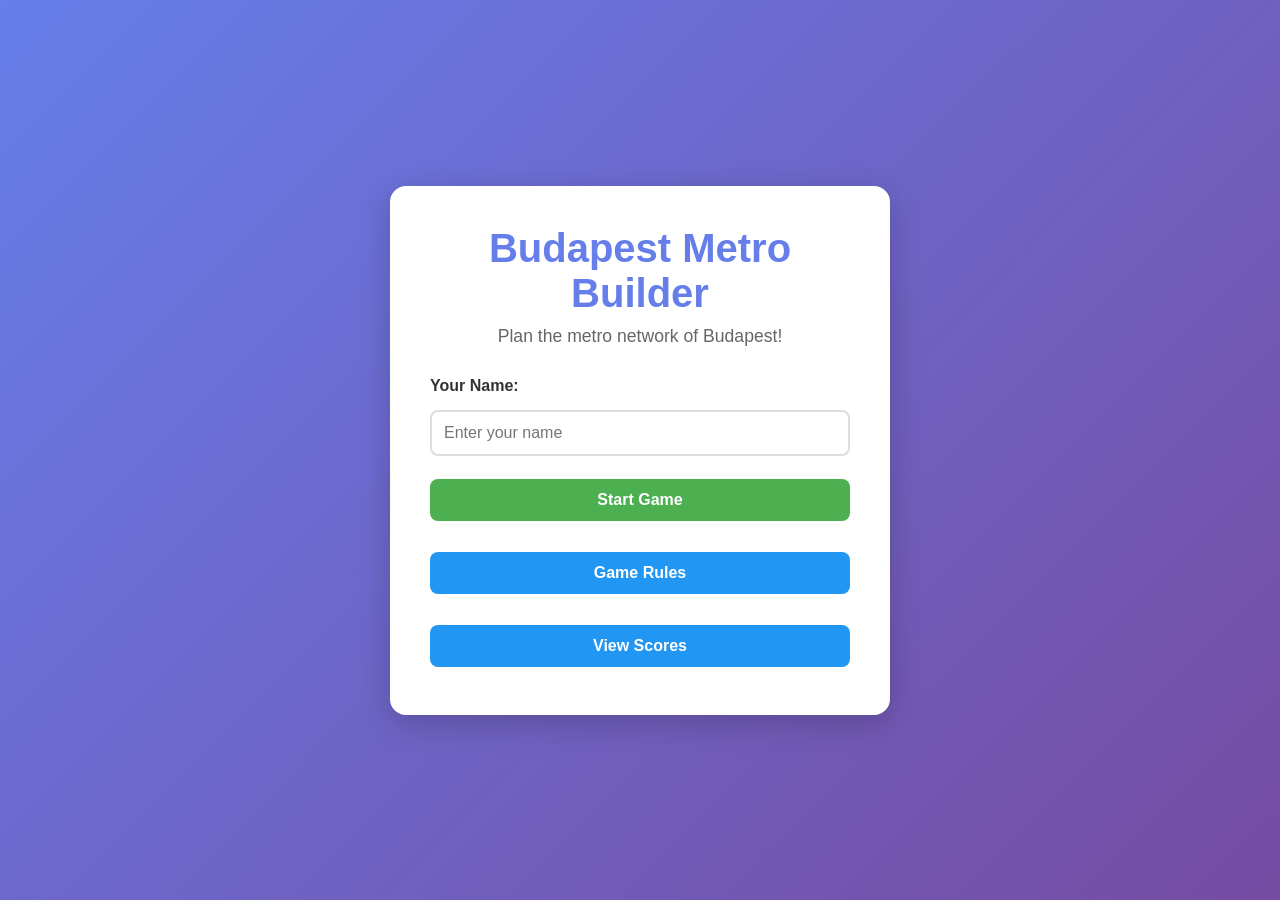
<file: web-programming/assignment1/index.html>
<!DOCTYPE html>
<html lang="en">
<head>
    <meta charset="UTF-8">
    <meta name="viewport" content="width=device-width, initial-scale=1.0">
    <title>Budapest Metro Builder</title>
    <link rel="stylesheet" href="style.css">
</head>
<body>
    <div id="menu-screen" class="screen active">
        <div class="menu-container">
            <h1>Budapest Metro Builder</h1>
            <p class="subtitle">Plan the metro network of Budapest!</p>
            
            <div class="menu-form">
                <label for="player-name">Your Name:</label>
                <input type="text" id="player-name" placeholder="Enter your name" required>
                
                <button id="start-button" class="btn btn-primary">Start Game</button>
                <button id="rules-button" class="btn btn-secondary">Game Rules</button>
                <button id="scores-button" class="btn btn-secondary">View Scores</button>
            </div>
        </div>
    </div>

    <div id="rules-screen" class="screen">
        <div class="rules-container">
            <h2>Game Rules</h2>
            <div class="rules-content">
                <h3>Objective</h3>
                <p>Build Budapest's metro network to earn the most points across 4 rounds.</p>
                
                <h3>How to Play</h3>
                <ul>
                    <li><strong>4 Rounds:</strong> Build one metro line per round (M1/Yellow, M2/Red, M3/Blue, M4/Green) in random order.</li>
                    <li><strong>Draw Cards:</strong> Each turn, draw a station card (A, B, C, D, or Joker).</li>
                    <li><strong>Build Segments:</strong> Click on a station to extend your metro line from an endpoint.</li>
                    <li><strong>Rules:</strong>
                        <ul>
                            <li>Segments must be straight (horizontal, vertical, or diagonal at 45°)</li>
                            <li>Must match the card type or connect to Deák tér (Joker station)</li>
                            <li>Cannot cross other segments or pass through stations</li>
                            <li>Cannot revisit stations on the same line</li>
                        </ul>
                    </li>
                    <li><strong>Round Ends:</strong> After drawing 8 cards.</li>
                    <li><strong>Scoring:</strong> Points for districts covered, Danube crossings, railway stations, and junctions.</li>
                </ul>
                
                <h3>Controls</h3>
                <p><strong>Drawing Segments:</strong> Click on a target station after drawing a card to extend your metro line.</p>
                <p><strong>Skip:</strong> Click "Draw Next Card" to skip building a segment.</p>
            </div>
            <button id="back-to-menu" class="btn btn-primary">Back to Menu</button>
        </div>
    </div>

    <div id="scores-screen" class="screen">
        <div class="scores-container">
            <h2>High Scores</h2>
            <div id="scores-list" class="scores-list">
                <p class="no-scores">No games played yet!</p>
            </div>
            <button id="back-to-menu-scores" class="btn btn-primary">Back to Menu</button>
        </div>
    </div>

    <div id="game-screen" class="screen">
        <div class="game-container">
            <div class="game-header">
                <div class="player-info">
                    <span class="label">Player:</span>
                    <span id="player-name-display">-</span>
                </div>
                <div class="timer-info">
                    <span class="label">Time:</span>
                    <span id="timer-display">00:00</span>
                </div>
                <div class="round-info">
                    <span class="label">Current Line:</span>
                    <span id="current-line-display">-</span>
                </div>
            </div>

            <div class="round-order">
                <div class="label">Round Order:</div>
                <div id="round-order-display" class="round-order-items"></div>
            </div>

            <div class="game-main">
                <div class="board-container">
                    <div id="game-board" class="game-board"></div>
                </div>

                <div class="info-panel">
                    <div class="card-section">
                        <h3>Current Card</h3>
                        <div id="current-card-display" class="card-display">
                            <div class="card-placeholder">Draw a card to start</div>
                        </div>
                        <div class="card-controls">
                            <button id="draw-card-button" class="btn btn-primary">Draw Next Card</button>
                        </div>
                        <div class="card-count">
                            <span>Cards: <span id="cards-drawn-count">0</span>/8 | Side: <span id="side-count">0</span> | Center: <span id="center-count">0</span></span>
                        </div>
                        <div class="game-help">
                            <strong>How to play:</strong>
                            <ul>
                                <li>Click on a station to build a segment</li>
                                <li>Match card type (A, B, C, D) or use Joker</li>
                                <li>Build from endpoints (or any station with Switch)</li>
                                <li>Lines must be straight (horizontal, vertical, or diagonal)</li>
                            </ul>
                        </div>
                    </div>

                    <div class="abilities-section" id="abilities-section" style="display: none;">
                        <h3>Special Ability</h3>
                        <div id="ability-info" class="ability-info"></div>
                        <div class="ability-controls">
                            <button id="use-ability-button" class="btn btn-secondary" style="display: none;">Use Ability</button>
                        </div>
                    </div>

                    <div class="railway-section">
                        <h3>Railway Stations</h3>
                        <div class="railway-track">
                            <div class="railway-points" id="railway-points">
                                <span class="railway-point" data-value="0">0</span>
                                <span class="railway-point" data-value="1">1</span>
                                <span class="railway-point" data-value="2">2</span>
                                <span class="railway-point" data-value="4">4</span>
                                <span class="railway-point" data-value="6">6</span>
                                <span class="railway-point" data-value="8">8</span>
                                <span class="railway-point" data-value="11">11</span>
                                <span class="railway-point" data-value="14">14</span>
                                <span class="railway-point" data-value="17">17</span>
                                <span class="railway-point" data-value="21">21</span>
                                <span class="railway-point" data-value="25">25</span>
                            </div>
                        </div>
                        <div class="railway-count">Connected: <span id="railway-count">0</span></div>
                    </div>

                    <div class="scoring-section">
                        <h3>Current Round Score</h3>
                        <div class="score-item">
                            <span class="score-label">Districts (PK):</span>
                            <span id="score-pk">0</span>
                        </div>
                        <div class="score-item">
                            <span class="score-label">Max in District (PM):</span>
                            <span id="score-pm">0</span>
                        </div>
                        <div class="score-item">
                            <span class="score-label">Danube Crossings (PD):</span>
                            <span id="score-pd">0</span>
                        </div>
                        <div class="score-item score-total">
                            <span class="score-label">Round Score (FP):</span>
                            <span id="score-fp">0</span>
                        </div>
                        
                        <h3 class="mt-2">Total Score</h3>
                        <div class="score-item">
                            <span class="score-label">All Rounds:</span>
                            <span id="score-rounds-total">0</span>
                        </div>
                        <div class="score-item">
                            <span class="score-label">Railway (PP):</span>
                            <span id="score-railway">0</span>
                        </div>
                        <div class="score-item">
                            <span class="score-label">Junctions:</span>
                            <span id="score-junctions">0</span>
                        </div>
                        <div class="score-item score-final">
                            <span class="score-label">FINAL SCORE:</span>
                            <span id="score-final">0</span>
                        </div>
                    </div>
                </div>
            </div>
        </div>
    </div>

    <div id="game-over-screen" class="screen">
        <div class="game-over-container">
            <h1>Game Complete!</h1>
            <div class="final-stats">
                <p>Congratulations, <span id="final-player-name">-</span>!</p>
                <p class="final-score">Final Score: <span id="final-score-display">0</span></p>
                <p class="final-time">Time: <span id="final-time-display">00:00</span></p>
            </div>
            <button id="back-to-menu-final" class="btn btn-primary">Back to Menu</button>
        </div>
    </div>

    <script src="game.js"></script>
</body>
</html>
</file>
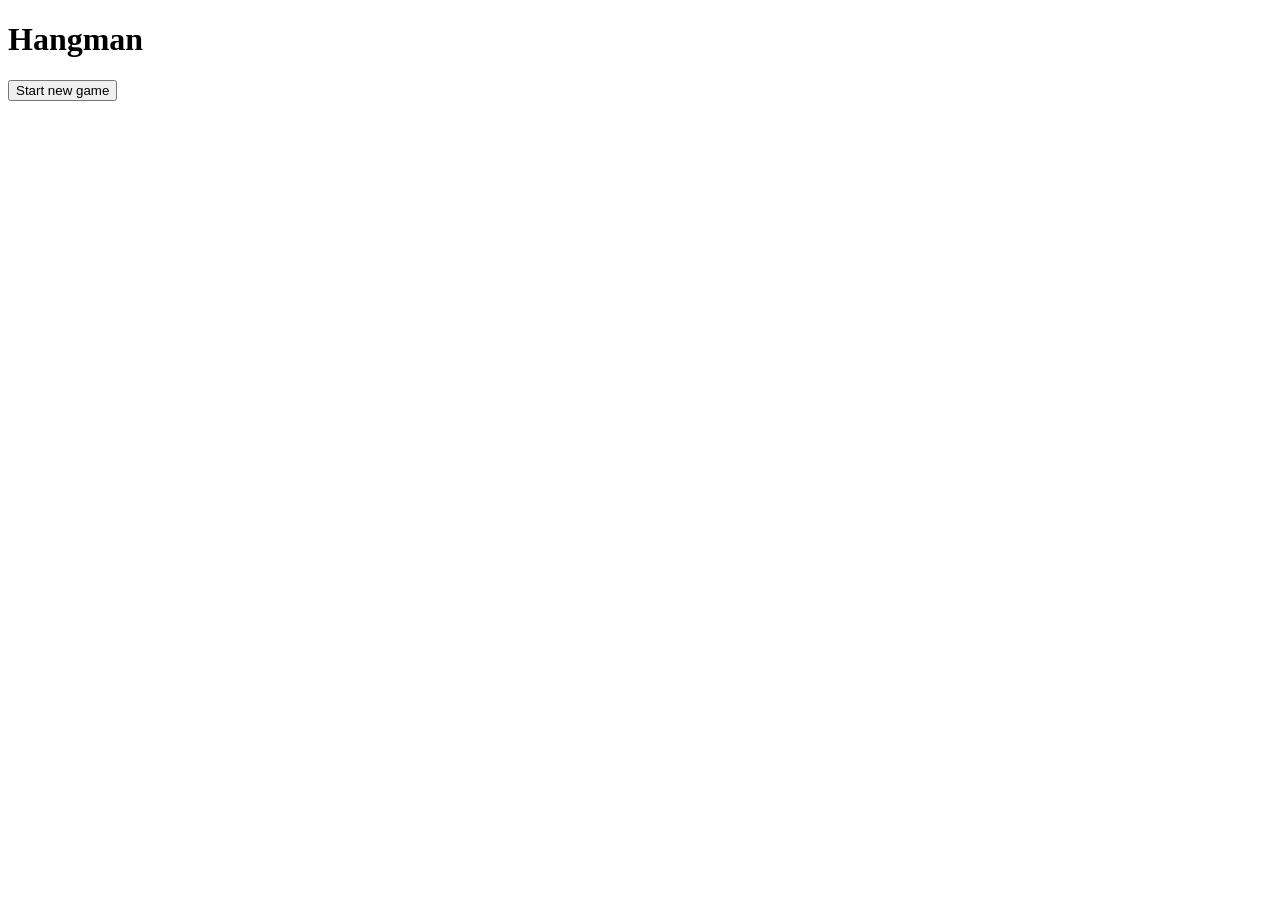
<file: web-programming/hangman/index.html>
<!DOCTYPE html>
<html lang="en">
<head>
    <meta charset="UTF-8">
    <meta name="viewport" content="width=device-width, initial-scale=1.0">
    <title>Document</title>
</head>
<body>
    <h1>Hangman</h1>

    <div id="controls">
        <button id="start">Start new game</button>
        <div id="result"></div>
    </div>

    <div class="game" style="display: none;">
        <table><tr></tr></table>
        <div id="buttons"></div>
        <svg width="200px" height="200px" stroke="black"></svg>
    </div>

    <script src="./script.js"></script>
</body>
</html>
</file>
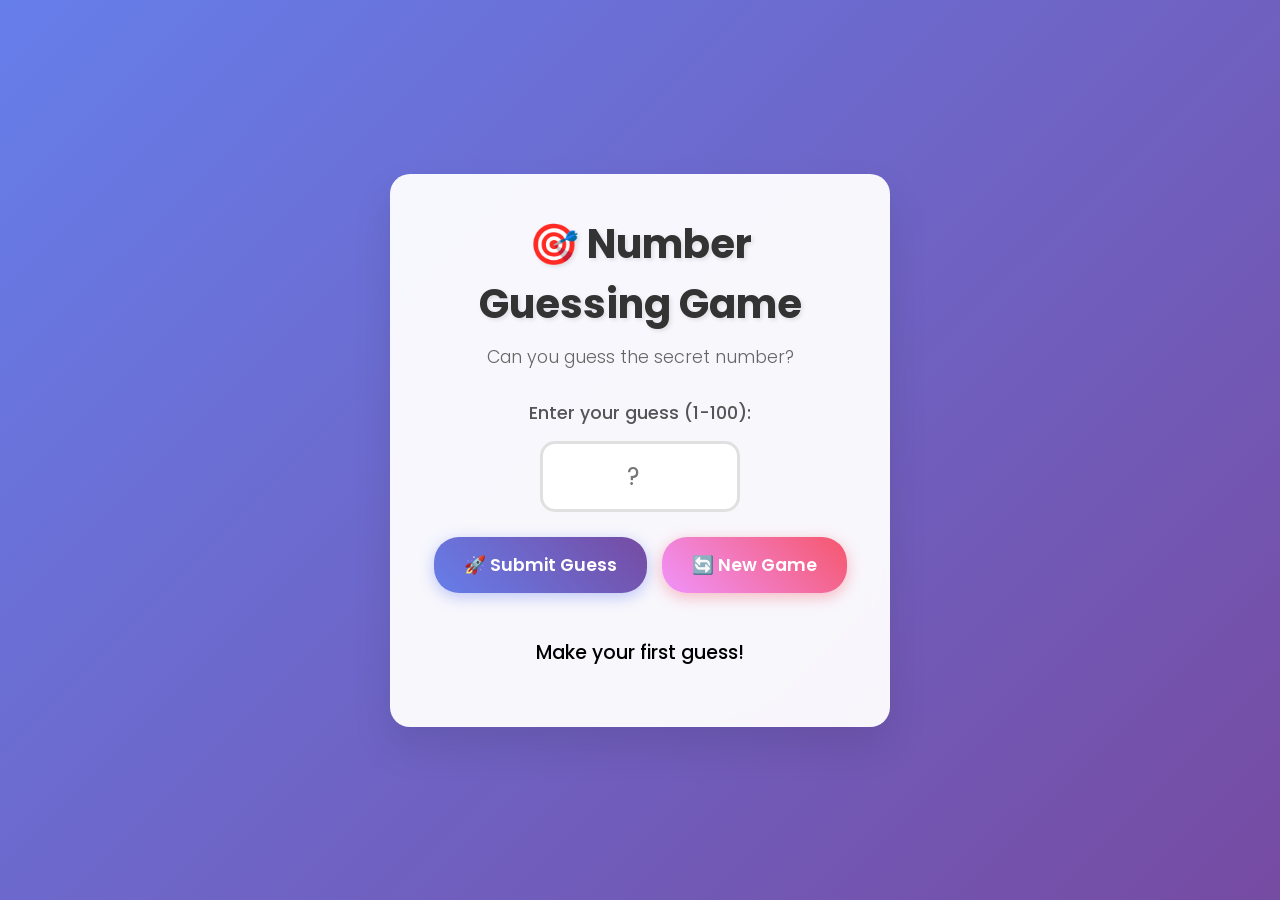
<file: web-programming/homework2/index.html>
<!DOCTYPE html>
<html lang="en">
<head>
    <meta charset="UTF-8">
    <meta name="viewport" content="width=device-width, initial-scale=1.0">
    <title>Number Guessing Game</title>
    <link href="https://fonts.googleapis.com/css2?family=Poppins:wght@300;400;600;700&display=swap" rel="stylesheet">
    <style>
        * {
            margin: 0;
            padding: 0;
            box-sizing: border-box;
        }

        body {
            font-family: 'Poppins', sans-serif;
            background: linear-gradient(135deg, #667eea 0%, #764ba2 100%);
            min-height: 100vh;
            display: flex;
            align-items: center;
            justify-content: center;
            padding: 20px;
        }

        .game-container {
            background: rgba(255, 255, 255, 0.95);
            backdrop-filter: blur(10px);
            border-radius: 20px;
            padding: 40px;
            box-shadow: 0 20px 40px rgba(0, 0, 0, 0.1);
            text-align: center;
            max-width: 500px;
            width: 100%;
            animation: slideIn 0.6s ease-out;
        }

        @keyframes slideIn {
            from {
                opacity: 0;
                transform: translateY(-30px);
            }
            to {
                opacity: 1;
                transform: translateY(0);
            }
        }

        .game-title {
            color: #333;
            font-size: 2.5rem;
            font-weight: 700;
            margin-bottom: 10px;
            text-shadow: 2px 2px 4px rgba(0, 0, 0, 0.1);
        }

        .game-subtitle {
            color: #666;
            font-size: 1.1rem;
            margin-bottom: 30px;
            font-weight: 300;
        }

        .input-group {
            margin-bottom: 25px;
        }

        .input-label {
            display: block;
            color: #555;
            font-size: 1.1rem;
            font-weight: 500;
            margin-bottom: 15px;
        }

        .number-input {
            width: 100%;
            max-width: 200px;
            padding: 15px;
            font-size: 1.5rem;
            text-align: center;
            border: 3px solid #e0e0e0;
            border-radius: 15px;
            outline: none;
            transition: all 0.3s ease;
            font-family: 'Poppins', sans-serif;
        }

        .number-input:focus {
            border-color: #667eea;
            box-shadow: 0 0 20px rgba(102, 126, 234, 0.3);
            transform: scale(1.05);
        }

        .button-group {
            display: flex;
            gap: 15px;
            justify-content: center;
            margin-bottom: 25px;
            flex-wrap: wrap;
        }

        .btn {
            padding: 15px 30px;
            font-size: 1.1rem;
            font-weight: 600;
            border: none;
            border-radius: 25px;
            cursor: pointer;
            transition: all 0.3s ease;
            font-family: 'Poppins', sans-serif;
            min-width: 120px;
        }

        .btn-primary {
            background: linear-gradient(45deg, #667eea, #764ba2);
            color: white;
            box-shadow: 0 4px 15px rgba(102, 126, 234, 0.4);
        }

        .btn-primary:hover {
            transform: translateY(-2px);
            box-shadow: 0 6px 20px rgba(102, 126, 234, 0.6);
        }

        .btn-secondary {
            background: linear-gradient(45deg, #f093fb, #f5576c);
            color: white;
            box-shadow: 0 4px 15px rgba(245, 87, 108, 0.4);
        }

        .btn-secondary:hover {
            transform: translateY(-2px);
            box-shadow: 0 6px 20px rgba(245, 87, 108, 0.6);
        }

        .btn:active {
            transform: translateY(0);
        }

        .feedback {
            min-height: 60px;
            display: flex;
            align-items: center;
            justify-content: center;
            font-size: 1.2rem;
            font-weight: 500;
            border-radius: 15px;
            padding: 20px;
            margin-top: 20px;
            transition: all 0.3s ease;
        }

        .feedback.success {
            background: linear-gradient(45deg, #4facfe, #00f2fe);
            color: white;
            animation: pulse 0.6s ease-in-out;
        }

        .feedback.error {
            background: linear-gradient(45deg, #fa709a, #fee140);
            color: white;
            animation: shake 0.6s ease-in-out;
        }

        .feedback.info {
            background: linear-gradient(45deg, #a8edea, #fed6e3);
            color: #333;
        }

        @keyframes pulse {
            0%, 100% { transform: scale(1); }
            50% { transform: scale(1.05); }
        }

        @keyframes shake {
            0%, 100% { transform: translateX(0); }
            25% { transform: translateX(-5px); }
            75% { transform: translateX(5px); }
        }

        .game-stats {
            display: flex;
            justify-content: space-around;
            margin-top: 30px;
            padding-top: 20px;
            border-top: 2px solid #e0e0e0;
        }

        .stat-item {
            text-align: center;
        }

        .stat-number {
            display: block;
            font-size: 2rem;
            font-weight: 700;
            color: #667eea;
        }

        .stat-label {
            font-size: 0.9rem;
            color: #666;
            font-weight: 400;
        }

        @media (max-width: 600px) {
            .game-container {
                padding: 30px 20px;
            }
            
            .game-title {
                font-size: 2rem;
            }
            
            .button-group {
                flex-direction: column;
                align-items: center;
            }
            
            .btn {
                width: 100%;
                max-width: 200px;
            }
        }
    </style>
</head>
<body>
    <div class="game-container">
        <h1 class="game-title">🎯 Number Guessing Game</h1>
        <p class="game-subtitle">Can you guess the secret number?</p>
        
        <div class="input-group">
            <label for="guessNumberInputField" class="input-label">Enter your guess (1-100):</label>
            <input type="number" id="guessNumberInputField" class="number-input" min="1" max="100" placeholder="?" />
        </div>
        
        <div class="button-group">
            <button id="submitGuessButton" class="btn btn-primary">🚀 Submit Guess</button>
            <button id="resetButton" class="btn btn-secondary">🔄 New Game</button>
        </div>
        
        <div id="feedback" class="feedback">Make your first guess!</div>
    </div>
    
    <script src="./script.js"></script>
</body>
</html>
</file>
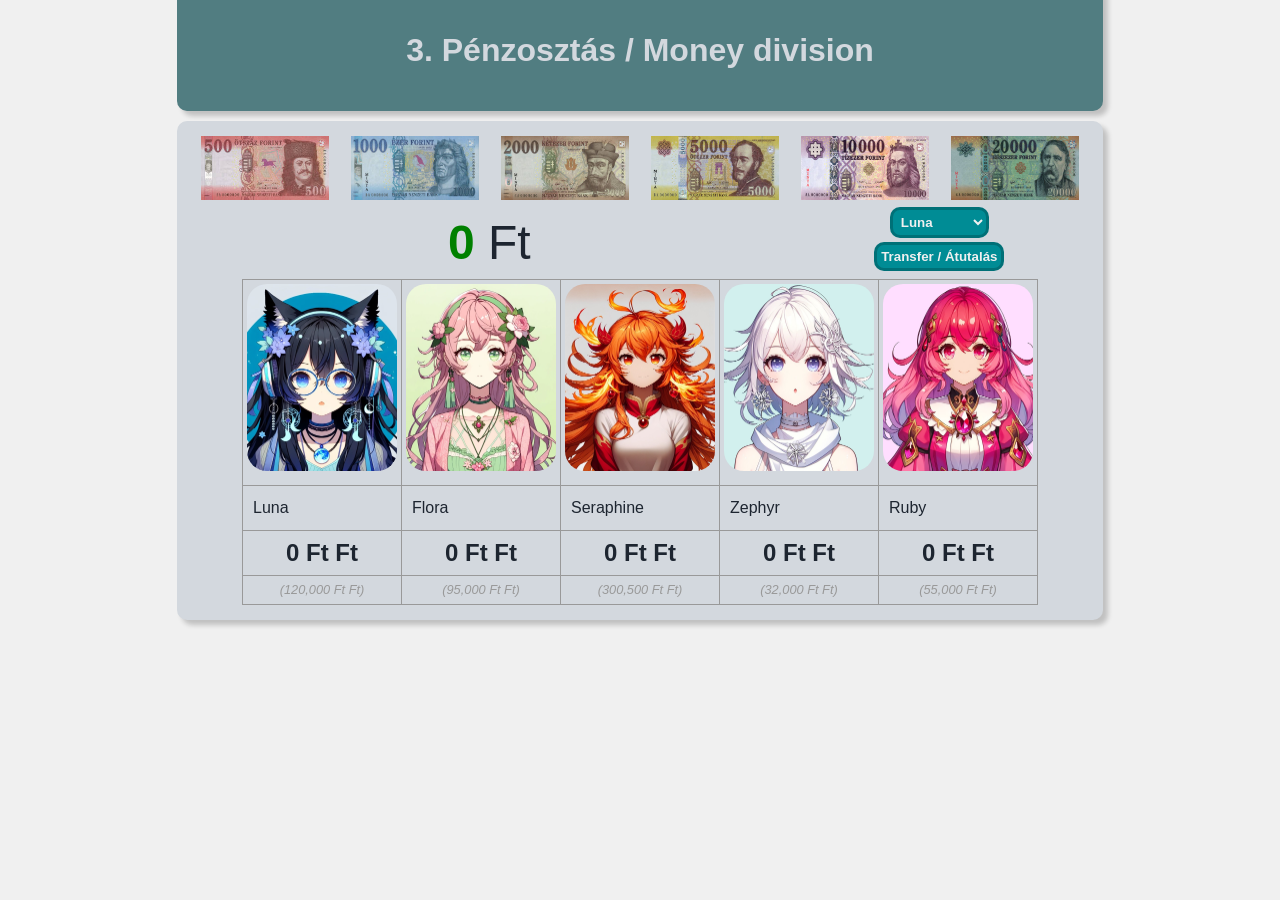
<file: web-programming/homework3/index.html>
<!DOCTYPE html>
<html lang="en">

<head>
    <meta charset="UTF-8">
    <meta name="viewport" content="width=device-width, initial-scale=1.0">
    <title>Task 3</title>
    <link rel="stylesheet" href="src/index.css">
    <link rel="stylesheet" href="src/task.css">
</head>

<body>
    <header>
        <h1>3. Pénzosztás / Money division</h1>
    </header>
    <div id="content">
        <div id="banknotes">
            <div><img src="img/500.jpg" data-value="500"></div>
            <div><img src="img/1000.jpg" data-value="1000"></div>
            <div><img src="img/2000.jpg" data-value="2000"></div>
            <div><img src="img/5000.jpg" data-value="5000"></div>
            <div><img src="img/10000.jpg" data-value="10000"></div>
            <div><img src="img/20000.jpg" data-value="20000"></div>
        </div>
        <div id="output">
            <div id="money"><span id="amount">0</span> Ft</div>
            <div id="transfer">
                <select></select><br>
                <button>Transfer / Átutalás</button>
            </div>
        </div>
        <table>
            <tbody>
                <!-- <tr>
                    <td>Melani</td>
                    <td>Neesha</td>
                </tr>
                <tr>
                    <td><img src="img/anon.jpg"></td>
                    <td><img src="img/nsha.jpg"></td>
                </tr>
                <tr>
                    <td>0</td>
                    <td>0</td>
                </tr>
                <tr>
                    <td>200000</td>
                    <td>45000</td>
                </tr> -->
            </tbody>
        </table>
    </div>

    <script src="data.js"></script>
    <script src="index.js"></script>
</body>

</html>
</file>
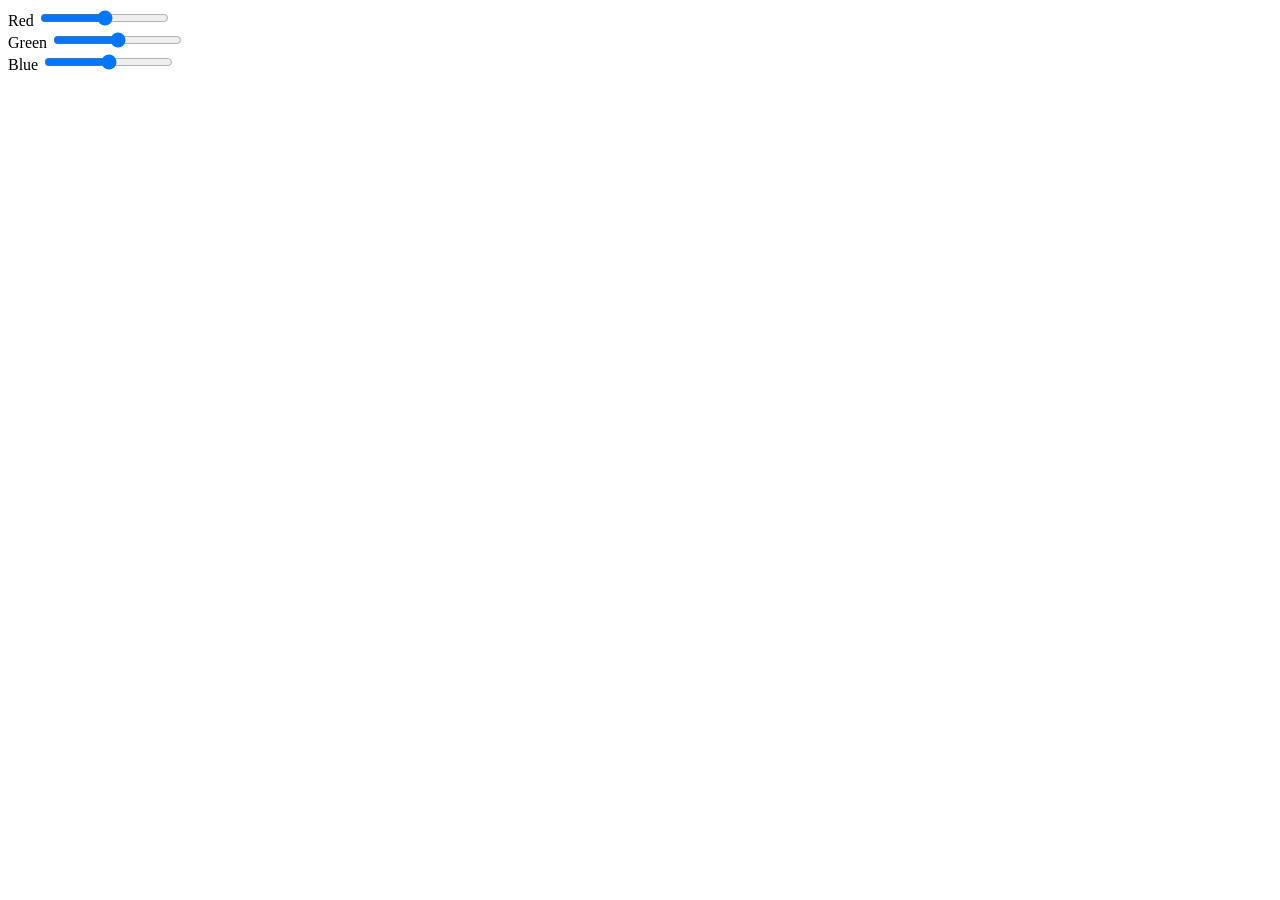
<file: web-programming/task3.html>
<!DOCTYPE html>
<html lang="en">
<head>
    <meta charset="UTF-8">
    <meta name="viewport" content="width=device-width, initial-scale=1.0">
    <title>Document</title>
</head>
<body>
    <label for="red" id="redText">Red</label>
    <input type="range" min="0" max="255" name="red" id="red"><br>

    <label for="green" id="greenText">Green</label>
    <input type="range" min="0" max="255" name="green" id="green"><br>

    <label for="blue" id="blueText">Blue</label>
    <input type="range" min="0" max="255" name="blue" id="blue"><br>


    <script src="./task3.js"></script>
</body>
</html>
</file>
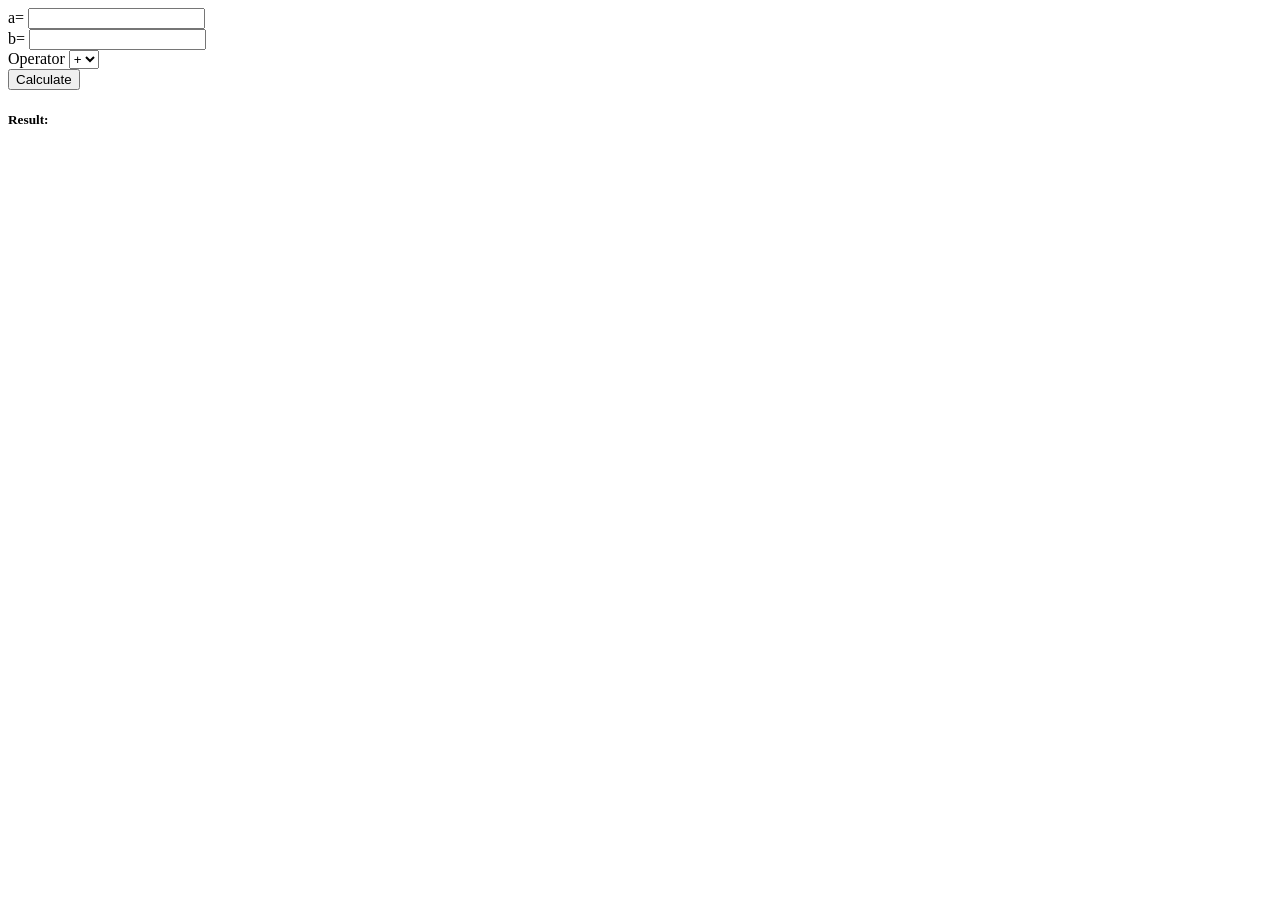
<file: web-programming/task4.html>
<!DOCTYPE html>
<html lang="en">
<head>
    <meta charset="UTF-8">
    <meta name="viewport" content="width=device-width, initial-scale=1.0">
    <title>Document</title>
</head>
<body>
    <label for="a">a=</label>
    <input type="number" name="a" id="a"><br>

    <label for="b">b=</label>
    <input type="number" name="b" id="b"><br>

    <label for="ops">Operator</label>
    <select name="ops" id="ops">
        <option value="add">+</option>
        <option value="sub">-</option>
        <option value="mult">*</option>
        <option value="div">/</option>
    </select> <br>

    <button>Calculate</button>
    <h5>Result:     <span id="result"></span></h5>

    <script src="./task4.js"></script>
</body>
</html>
</file>
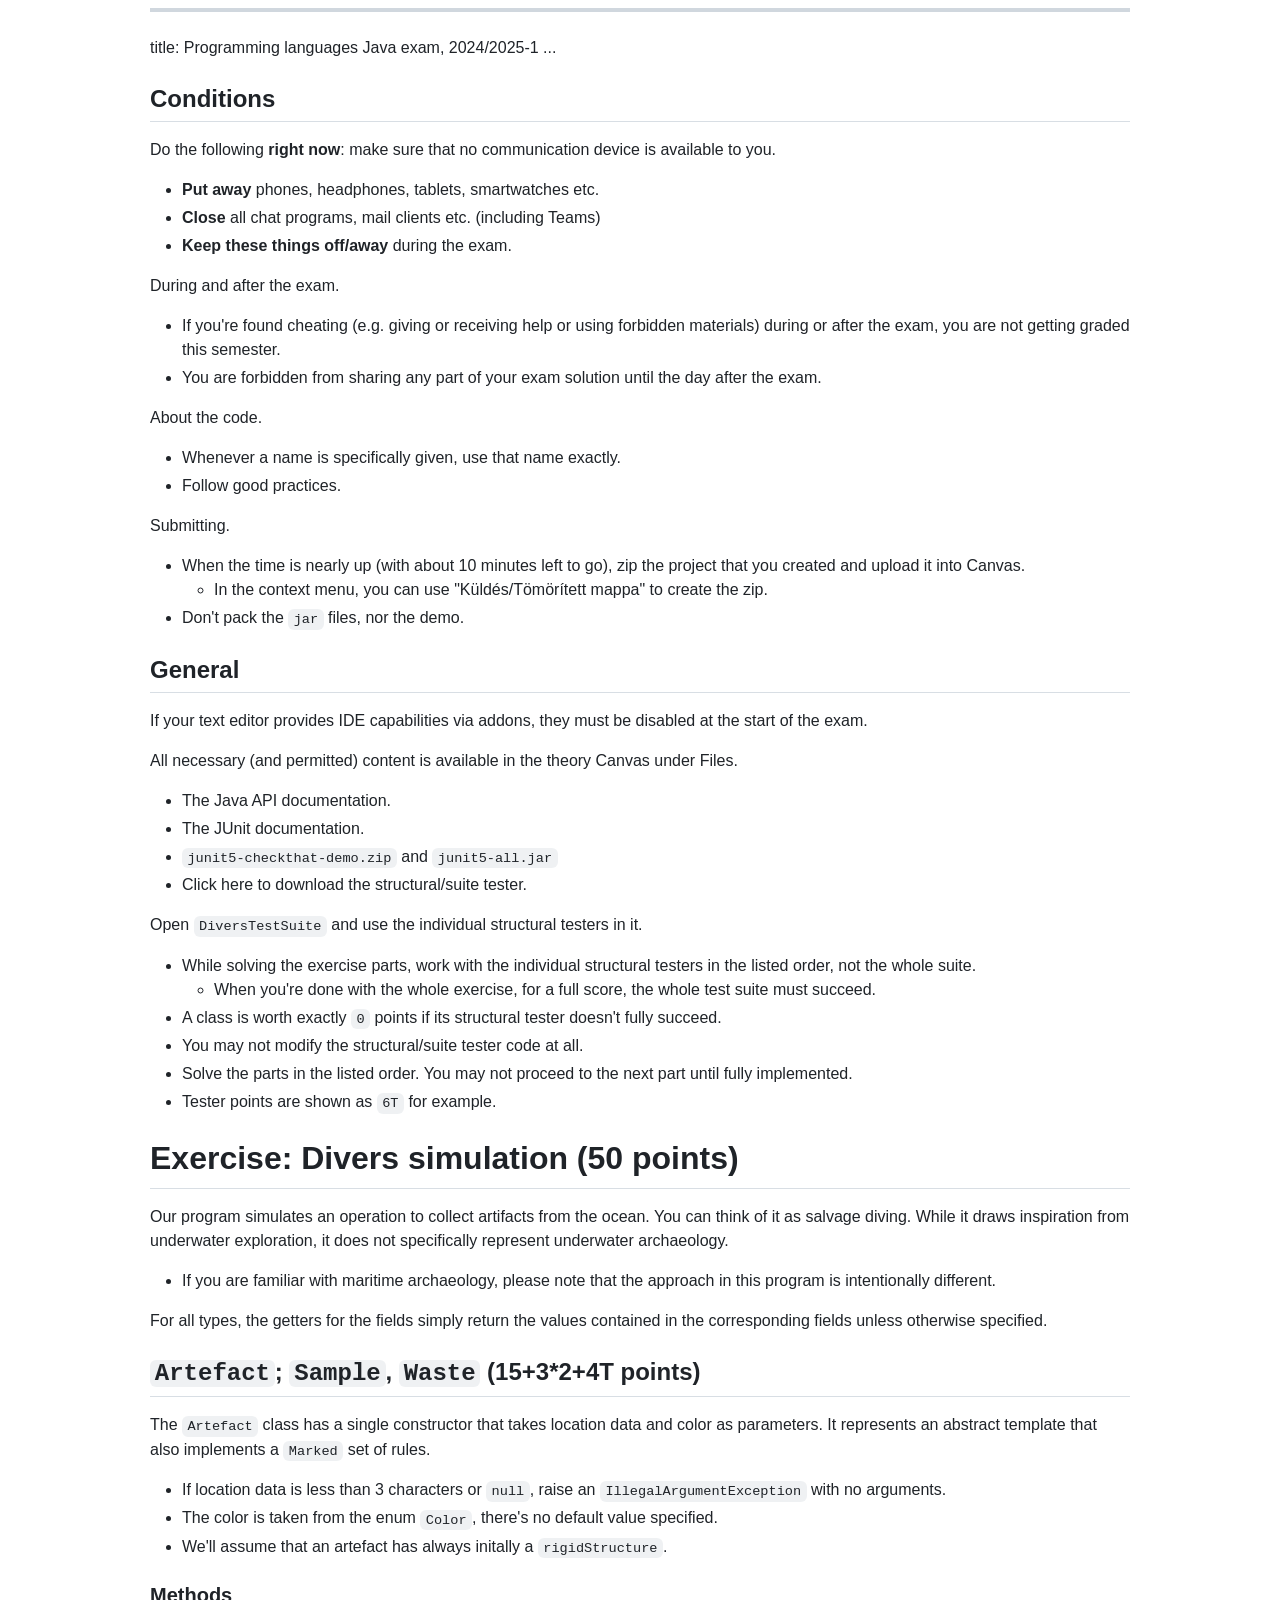
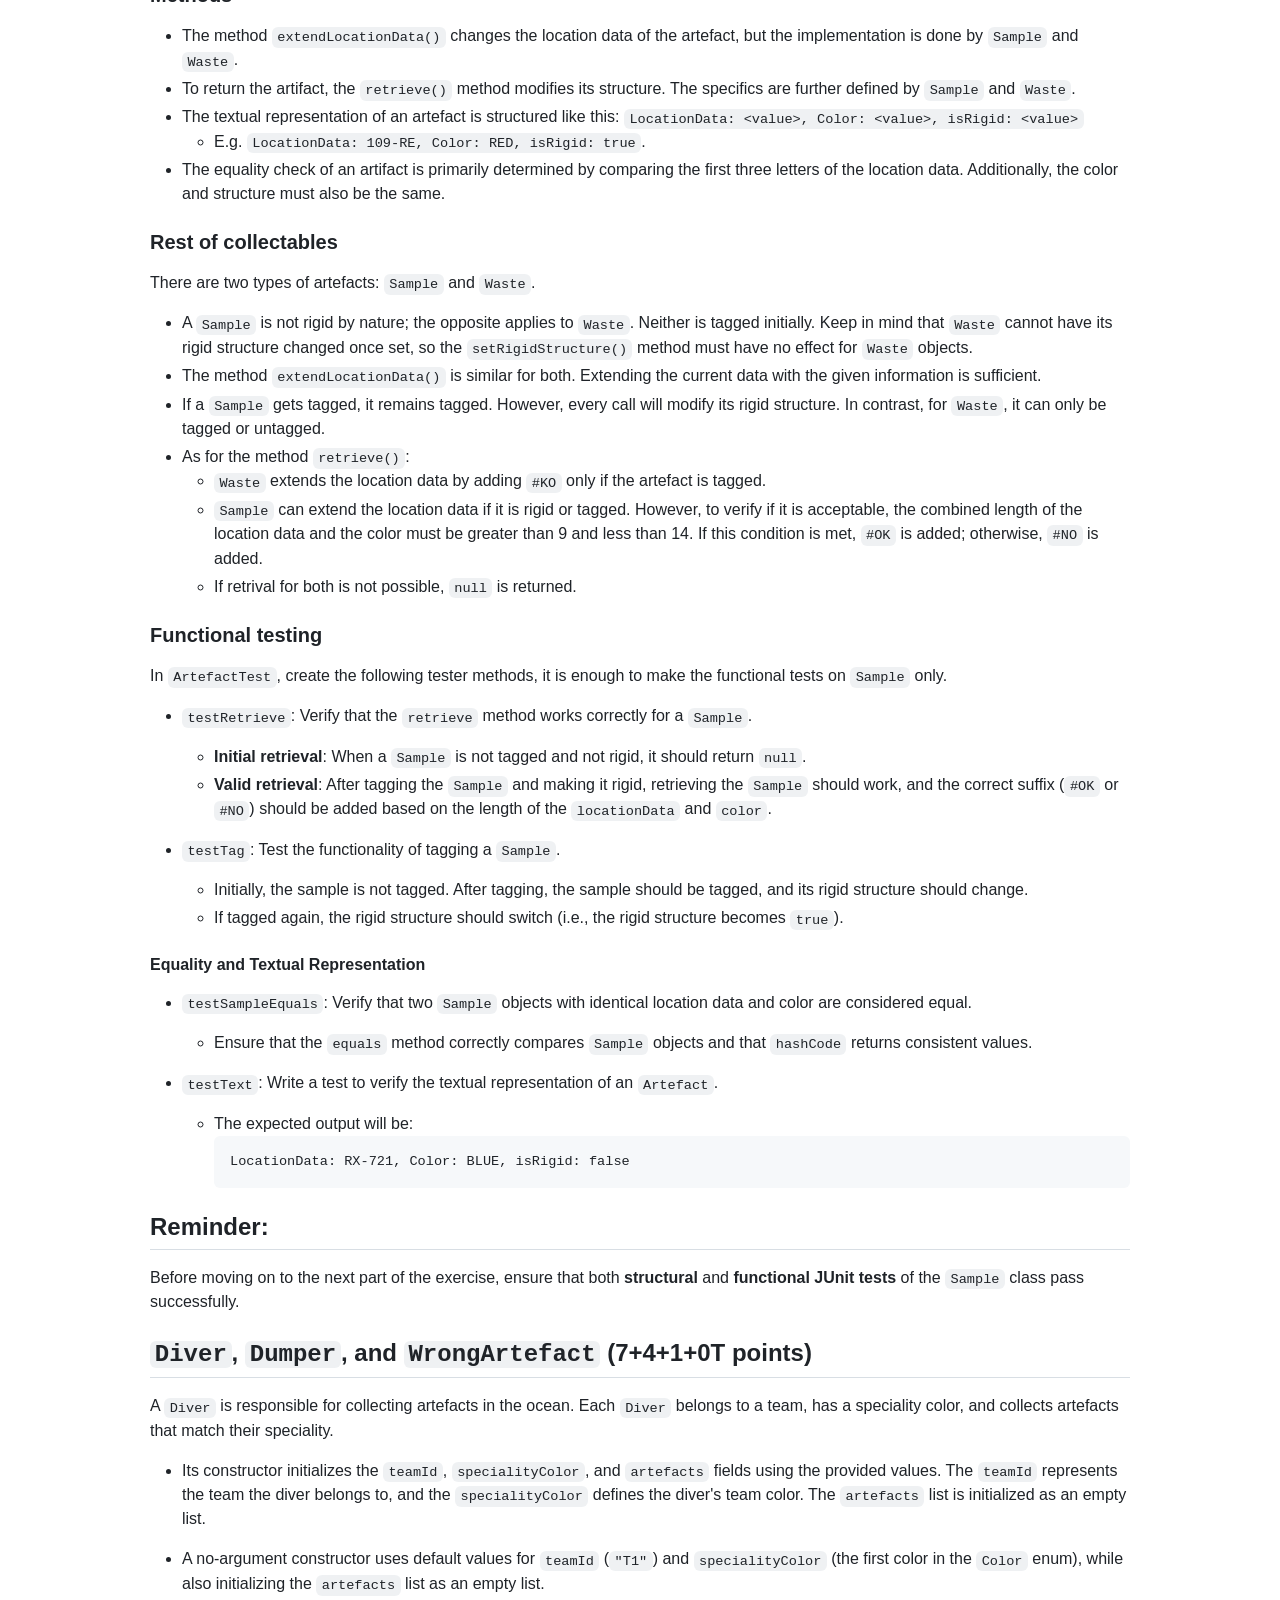
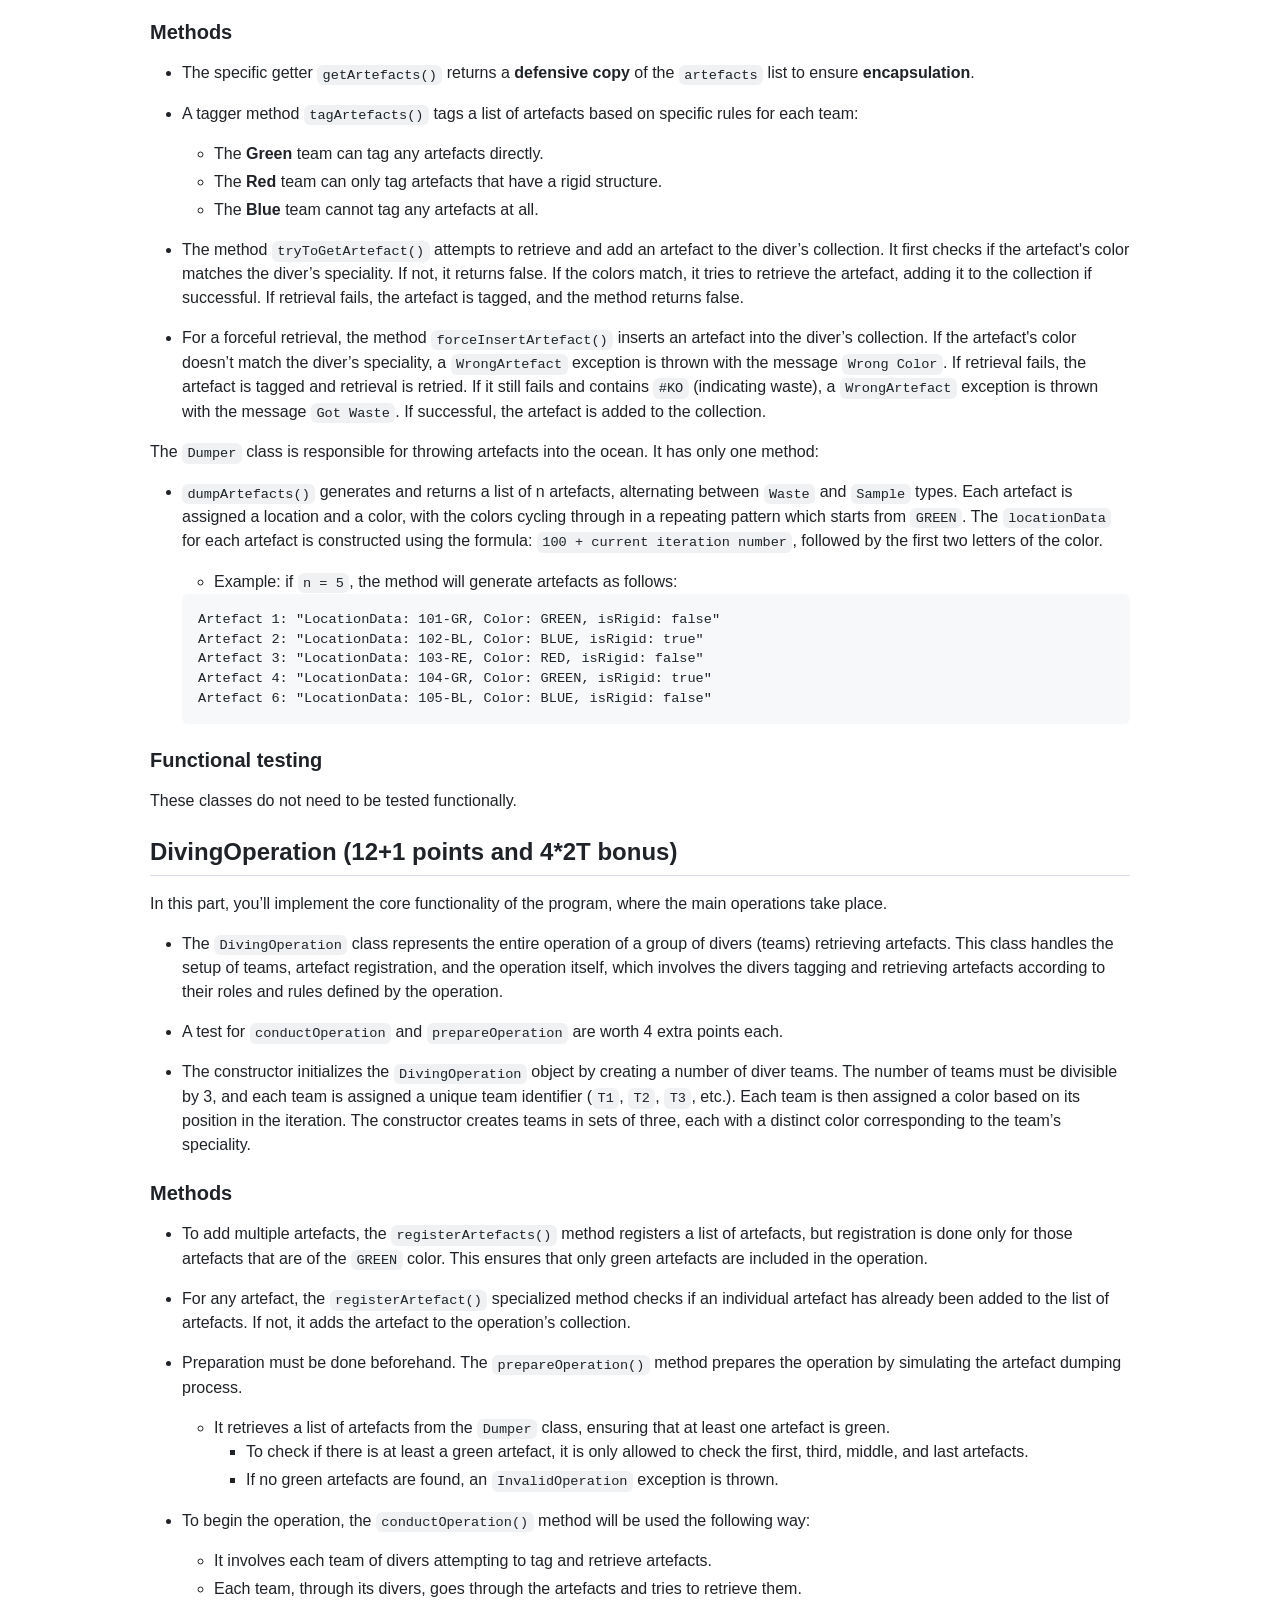
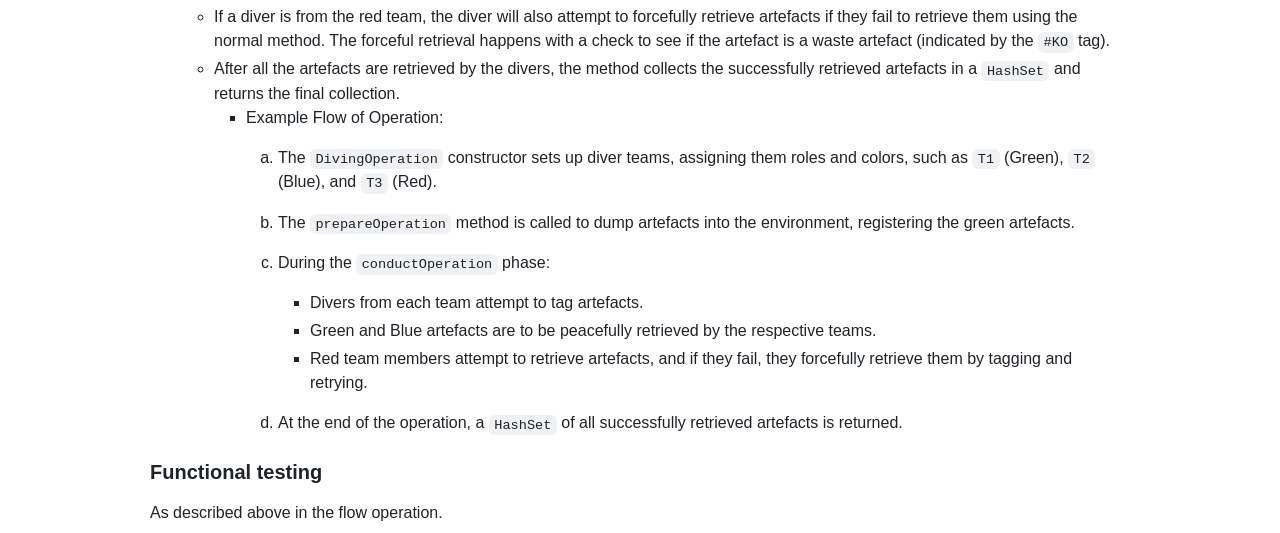
<file: programming-languages/exam-prep/Drivers/en-exam-24-25-1-Divers.html>
<!DOCTYPE html><html><head><meta charset="utf-8"><meta name="viewport" content="width=device-width, initial-scale=1"><style>@font-face {
  font-family: octicons-link;
  src: url([data-uri]) format('woff');
}

@media (prefers-color-scheme: dark) {
  body,
  [data-theme="dark"] {
    /*dark*/
    color-scheme: dark;
    --color-prettylights-syntax-comment: #8b949e;
    --color-prettylights-syntax-constant: #79c0ff;
    --color-prettylights-syntax-entity: #d2a8ff;
    --color-prettylights-syntax-storage-modifier-import: #c9d1d9;
    --color-prettylights-syntax-entity-tag: #7ee787;
    --color-prettylights-syntax-keyword: #ff7b72;
    --color-prettylights-syntax-string: #a5d6ff;
    --color-prettylights-syntax-variable: #ffa657;
    --color-prettylights-syntax-brackethighlighter-unmatched: #f85149;
    --color-prettylights-syntax-invalid-illegal-text: #f0f6fc;
    --color-prettylights-syntax-invalid-illegal-bg: #8e1519;
    --color-prettylights-syntax-carriage-return-text: #f0f6fc;
    --color-prettylights-syntax-carriage-return-bg: #b62324;
    --color-prettylights-syntax-string-regexp: #7ee787;
    --color-prettylights-syntax-markup-list: #f2cc60;
    --color-prettylights-syntax-markup-heading: #1f6feb;
    --color-prettylights-syntax-markup-italic: #c9d1d9;
    --color-prettylights-syntax-markup-bold: #c9d1d9;
    --color-prettylights-syntax-markup-deleted-text: #ffdcd7;
    --color-prettylights-syntax-markup-deleted-bg: #67060c;
    --color-prettylights-syntax-markup-inserted-text: #aff5b4;
    --color-prettylights-syntax-markup-inserted-bg: #033a16;
    --color-prettylights-syntax-markup-changed-text: #ffdfb6;
    --color-prettylights-syntax-markup-changed-bg: #5a1e02;
    --color-prettylights-syntax-markup-ignored-text: #c9d1d9;
    --color-prettylights-syntax-markup-ignored-bg: #1158c7;
    --color-prettylights-syntax-meta-diff-range: #d2a8ff;
    --color-prettylights-syntax-brackethighlighter-angle: #8b949e;
    --color-prettylights-syntax-sublimelinter-gutter-mark: #484f58;
    --color-prettylights-syntax-constant-other-reference-link: #a5d6ff;
    --color-fg-default: #e6edf3;
    --color-fg-muted: #848d97;
    --color-fg-subtle: #6e7681;
    --color-canvas-default: #0d1117;
    --color-canvas-subtle: #161b22;
    --color-border-default: #30363d;
    --color-border-muted: #21262d;
    --color-neutral-muted: rgba(110,118,129,0.4);
    --color-accent-fg: #2f81f7;
    --color-accent-emphasis: #1f6feb;
    --color-success-fg: #3fb950;
    --color-success-emphasis: #238636;
    --color-attention-fg: #d29922;
    --color-attention-emphasis: #9e6a03;
    --color-attention-subtle: rgba(187,128,9,0.15);
    --color-danger-fg: #f85149;
    --color-danger-emphasis: #da3633;
    --color-done-fg: #a371f7;
    --color-done-emphasis: #8957e5;
  }
}

@media (prefers-color-scheme: light) {
  body,
  [data-theme="light"] {
    /*light*/
    color-scheme: light;
    --color-prettylights-syntax-comment: #57606a;
    --color-prettylights-syntax-constant: #0550ae;
    --color-prettylights-syntax-entity: #6639ba;
    --color-prettylights-syntax-storage-modifier-import: #24292f;
    --color-prettylights-syntax-entity-tag: #116329;
    --color-prettylights-syntax-keyword: #cf222e;
    --color-prettylights-syntax-string: #0a3069;
    --color-prettylights-syntax-variable: #953800;
    --color-prettylights-syntax-brackethighlighter-unmatched: #82071e;
    --color-prettylights-syntax-invalid-illegal-text: #f6f8fa;
    --color-prettylights-syntax-invalid-illegal-bg: #82071e;
    --color-prettylights-syntax-carriage-return-text: #f6f8fa;
    --color-prettylights-syntax-carriage-return-bg: #cf222e;
    --color-prettylights-syntax-string-regexp: #116329;
    --color-prettylights-syntax-markup-list: #3b2300;
    --color-prettylights-syntax-markup-heading: #0550ae;
    --color-prettylights-syntax-markup-italic: #24292f;
    --color-prettylights-syntax-markup-bold: #24292f;
    --color-prettylights-syntax-markup-deleted-text: #82071e;
    --color-prettylights-syntax-markup-deleted-bg: #ffebe9;
    --color-prettylights-syntax-markup-inserted-text: #116329;
    --color-prettylights-syntax-markup-inserted-bg: #dafbe1;
    --color-prettylights-syntax-markup-changed-text: #953800;
    --color-prettylights-syntax-markup-changed-bg: #ffd8b5;
    --color-prettylights-syntax-markup-ignored-text: #eaeef2;
    --color-prettylights-syntax-markup-ignored-bg: #0550ae;
    --color-prettylights-syntax-meta-diff-range: #8250df;
    --color-prettylights-syntax-brackethighlighter-angle: #57606a;
    --color-prettylights-syntax-sublimelinter-gutter-mark: #8c959f;
    --color-prettylights-syntax-constant-other-reference-link: #0a3069;
    --color-fg-default: #1F2328;
    --color-fg-muted: #656d76;
    --color-fg-subtle: #6e7781;
    --color-canvas-default: #ffffff;
    --color-canvas-subtle: #f6f8fa;
    --color-border-default: #d0d7de;
    --color-border-muted: hsla(210,18%,87%,1);
    --color-neutral-muted: rgba(175,184,193,0.2);
    --color-accent-fg: #0969da;
    --color-accent-emphasis: #0969da;
    --color-success-fg: #1a7f37;
    --color-success-emphasis: #1f883d;
    --color-attention-fg: #9a6700;
    --color-attention-emphasis: #9a6700;
    --color-attention-subtle: #fff8c5;
    --color-danger-fg: #d1242f;
    --color-danger-emphasis: #cf222e;
    --color-done-fg: #8250df;
    --color-done-emphasis: #8250df;
  }
}

body {
    width: 980px;
    margin-right: auto;
    margin-left: auto;
    background-color: var(--color-canvas-default);
}

.markdown-body .octicon-link:before {
  font: normal normal normal 16px/1 octicons-link;
  display: inline-block;
  text-decoration: none;
  text-rendering: auto;
  -webkit-font-smoothing: antialiased;
  -moz-osx-font-smoothing: grayscale;
  -webkit-user-select: none;
  -moz-user-select: none;
  -ms-user-select: none;
  user-select: none;
  content: '\f05c';
  vertical-align: middle;
}

.markdown-body {
  -ms-text-size-adjust: 100%;
  -webkit-text-size-adjust: 100%;
  margin: 0;
  color: var(--color-fg-default);
  background-color: var(--color-canvas-default);
  font-family: -apple-system,BlinkMacSystemFont,"Segoe UI","Noto Sans",Helvetica,Arial,sans-serif,"Apple Color Emoji","Segoe UI Emoji";
  font-size: 16px;
  line-height: 1.5;
  word-wrap: break-word;
}

.markdown-body .octicon {
  display: inline-block;
  fill: currentColor;
  vertical-align: text-bottom;
}

.markdown-body h1:hover .anchor .octicon-link:before,
.markdown-body h2:hover .anchor .octicon-link:before,
.markdown-body h3:hover .anchor .octicon-link:before,
.markdown-body h4:hover .anchor .octicon-link:before,
.markdown-body h5:hover .anchor .octicon-link:before,
.markdown-body h6:hover .anchor .octicon-link:before {
  width: 16px;
  height: 16px;
  content: ' ';
  display: inline-block;
  background-color: currentColor;
  -webkit-mask-image: url("data:image/svg+xml,<svg xmlns='http://www.w3.org/2000/svg' viewBox='0 0 16 16' version='1.1' aria-hidden='true'><path fill-rule='evenodd' d='M7.775 3.275a.75.75 0 001.06 1.06l1.25-1.25a2 2 0 112.83 2.83l-2.5 2.5a2 2 0 01-2.83 0 .75.75 0 00-1.06 1.06 3.5 3.5 0 004.95 0l2.5-2.5a3.5 3.5 0 00-4.95-4.95l-1.25 1.25zm-4.69 9.64a2 2 0 010-2.83l2.5-2.5a2 2 0 012.83 0 .75.75 0 001.06-1.06 3.5 3.5 0 00-4.95 0l-2.5 2.5a3.5 3.5 0 004.95 4.95l1.25-1.25a.75.75 0 00-1.06-1.06l-1.25 1.25a2 2 0 01-2.83 0z'></path></svg>");
  mask-image: url("data:image/svg+xml,<svg xmlns='http://www.w3.org/2000/svg' viewBox='0 0 16 16' version='1.1' aria-hidden='true'><path fill-rule='evenodd' d='M7.775 3.275a.75.75 0 001.06 1.06l1.25-1.25a2 2 0 112.83 2.83l-2.5 2.5a2 2 0 01-2.83 0 .75.75 0 00-1.06 1.06 3.5 3.5 0 004.95 0l2.5-2.5a3.5 3.5 0 00-4.95-4.95l-1.25 1.25zm-4.69 9.64a2 2 0 010-2.83l2.5-2.5a2 2 0 012.83 0 .75.75 0 001.06-1.06 3.5 3.5 0 00-4.95 0l-2.5 2.5a3.5 3.5 0 004.95 4.95l1.25-1.25a.75.75 0 00-1.06-1.06l-1.25 1.25a2 2 0 01-2.83 0z'></path></svg>");
}

.markdown-body details,
.markdown-body figcaption,
.markdown-body figure {
  display: block;
}

.markdown-body summary {
  display: list-item;
}

.markdown-body [hidden] {
  display: none !important;
}

.markdown-body a {
  background-color: transparent;
  color: var(--color-accent-fg);
  text-decoration: none;
}

.markdown-body abbr[title] {
  border-bottom: none;
  -webkit-text-decoration: underline dotted;
  text-decoration: underline dotted;
}

.markdown-body b,
.markdown-body strong {
  font-weight: var(--base-text-weight-semibold, 600);
}

.markdown-body dfn {
  font-style: italic;
}

.markdown-body h1 {
  margin: .67em 0;
  font-weight: var(--base-text-weight-semibold, 600);
  padding-bottom: .3em;
  font-size: 2em;
  border-bottom: 1px solid var(--color-border-muted);
}

.markdown-body mark {
  background-color: var(--color-attention-subtle);
  color: var(--color-fg-default);
}

.markdown-body small {
  font-size: 90%;
}

.markdown-body sub,
.markdown-body sup {
  font-size: 75%;
  line-height: 0;
  position: relative;
  vertical-align: baseline;
}

.markdown-body sub {
  bottom: -0.25em;
}

.markdown-body sup {
  top: -0.5em;
}

.markdown-body img {
  border-style: none;
  max-width: 100%;
  box-sizing: content-box;
  background-color: var(--color-canvas-default);
}

.markdown-body code,
.markdown-body kbd,
.markdown-body pre,
.markdown-body samp {
  font-family: monospace;
  font-size: 1em;
}

.markdown-body figure {
  margin: 1em 40px;
}

.markdown-body hr {
  box-sizing: content-box;
  overflow: hidden;
  background: transparent;
  border-bottom: 1px solid var(--color-border-muted);
  height: .25em;
  padding: 0;
  margin: 24px 0;
  background-color: var(--color-border-default);
  border: 0;
}

.markdown-body input {
  font: inherit;
  margin: 0;
  overflow: visible;
  font-family: inherit;
  font-size: inherit;
  line-height: inherit;
}

.markdown-body [type=button],
.markdown-body [type=reset],
.markdown-body [type=submit] {
  -webkit-appearance: button;
  appearance: button;
}

.markdown-body [type=checkbox],
.markdown-body [type=radio] {
  box-sizing: border-box;
  padding: 0;
}

.markdown-body [type=number]::-webkit-inner-spin-button,
.markdown-body [type=number]::-webkit-outer-spin-button {
  height: auto;
}

.markdown-body [type=search]::-webkit-search-cancel-button,
.markdown-body [type=search]::-webkit-search-decoration {
  -webkit-appearance: none;
  appearance: none;
}

.markdown-body ::-webkit-input-placeholder {
  color: inherit;
  opacity: .54;
}

.markdown-body ::-webkit-file-upload-button {
  -webkit-appearance: button;
  appearance: button;
  font: inherit;
}

.markdown-body a:hover {
  text-decoration: underline;
}

.markdown-body ::placeholder {
  color: var(--color-fg-subtle);
  opacity: 1;
}

.markdown-body hr::before {
  display: table;
  content: "";
}

.markdown-body hr::after {
  display: table;
  clear: both;
  content: "";
}

.markdown-body table {
  border-spacing: 0;
  border-collapse: collapse;
  display: block;
  width: max-content;
  max-width: 100%;
  overflow: auto;
}

.markdown-body td,
.markdown-body th {
  padding: 0;
}

.markdown-body details summary {
  cursor: pointer;
}

.markdown-body details:not([open])>*:not(summary) {
  display: none !important;
}

.markdown-body a:focus,
.markdown-body [role=button]:focus,
.markdown-body input[type=radio]:focus,
.markdown-body input[type=checkbox]:focus {
  outline: 2px solid var(--color-accent-fg);
  outline-offset: -2px;
  box-shadow: none;
}

.markdown-body a:focus:not(:focus-visible),
.markdown-body [role=button]:focus:not(:focus-visible),
.markdown-body input[type=radio]:focus:not(:focus-visible),
.markdown-body input[type=checkbox]:focus:not(:focus-visible) {
  outline: solid 1px transparent;
}

.markdown-body a:focus-visible,
.markdown-body [role=button]:focus-visible,
.markdown-body input[type=radio]:focus-visible,
.markdown-body input[type=checkbox]:focus-visible {
  outline: 2px solid var(--color-accent-fg);
  outline-offset: -2px;
  box-shadow: none;
}

.markdown-body a:not([class]):focus,
.markdown-body a:not([class]):focus-visible,
.markdown-body input[type=radio]:focus,
.markdown-body input[type=radio]:focus-visible,
.markdown-body input[type=checkbox]:focus,
.markdown-body input[type=checkbox]:focus-visible {
  outline-offset: 0;
}

.markdown-body kbd {
  display: inline-block;
  padding: 3px 5px;
  font: 11px ui-monospace,SFMono-Regular,SF Mono,Menlo,Consolas,Liberation Mono,monospace;
  line-height: 10px;
  color: var(--color-fg-default);
  vertical-align: middle;
  background-color: var(--color-canvas-subtle);
  border: solid 1px var(--color-neutral-muted);
  border-bottom-color: var(--color-neutral-muted);
  border-radius: 6px;
  box-shadow: inset 0 -1px 0 var(--color-neutral-muted);
}

.markdown-body h1,
.markdown-body h2,
.markdown-body h3,
.markdown-body h4,
.markdown-body h5,
.markdown-body h6 {
  margin-top: 24px;
  margin-bottom: 16px;
  font-weight: var(--base-text-weight-semibold, 600);
  line-height: 1.25;
}

.markdown-body h2 {
  font-weight: var(--base-text-weight-semibold, 600);
  padding-bottom: .3em;
  font-size: 1.5em;
  border-bottom: 1px solid var(--color-border-muted);
}

.markdown-body h3 {
  font-weight: var(--base-text-weight-semibold, 600);
  font-size: 1.25em;
}

.markdown-body h4 {
  font-weight: var(--base-text-weight-semibold, 600);
  font-size: 1em;
}

.markdown-body h5 {
  font-weight: var(--base-text-weight-semibold, 600);
  font-size: .875em;
}

.markdown-body h6 {
  font-weight: var(--base-text-weight-semibold, 600);
  font-size: .85em;
  color: var(--color-fg-muted);
}

.markdown-body p {
  margin-top: 0;
  margin-bottom: 10px;
}

.markdown-body blockquote {
  margin: 0;
  padding: 0 1em;
  color: var(--color-fg-muted);
  border-left: .25em solid var(--color-border-default);
}

.markdown-body ul,
.markdown-body ol {
  margin-top: 0;
  margin-bottom: 0;
  padding-left: 2em;
}

.markdown-body ol ol,
.markdown-body ul ol {
  list-style-type: lower-roman;
}

.markdown-body ul ul ol,
.markdown-body ul ol ol,
.markdown-body ol ul ol,
.markdown-body ol ol ol {
  list-style-type: lower-alpha;
}

.markdown-body dd {
  margin-left: 0;
}

.markdown-body tt,
.markdown-body code,
.markdown-body samp {
  font-family: ui-monospace,SFMono-Regular,SF Mono,Menlo,Consolas,Liberation Mono,monospace;
  font-size: 12px;
}

.markdown-body pre {
  margin-top: 0;
  margin-bottom: 0;
  font-family: ui-monospace,SFMono-Regular,SF Mono,Menlo,Consolas,Liberation Mono,monospace;
  font-size: 12px;
  word-wrap: normal;
}

.markdown-body .octicon {
  display: inline-block;
  overflow: visible !important;
  vertical-align: text-bottom;
  fill: currentColor;
}

.markdown-body input::-webkit-outer-spin-button,
.markdown-body input::-webkit-inner-spin-button {
  margin: 0;
  -webkit-appearance: none;
  appearance: none;
}

.markdown-body .mr-2 {
  margin-right: var(--base-size-8, 8px) !important;
}

.markdown-body::before {
  display: table;
  content: "";
}

.markdown-body::after {
  display: table;
  clear: both;
  content: "";
}

.markdown-body>*:first-child {
  margin-top: 0 !important;
}

.markdown-body>*:last-child {
  margin-bottom: 0 !important;
}

.markdown-body a:not([href]) {
  color: inherit;
  text-decoration: none;
}

.markdown-body .absent {
  color: var(--color-danger-fg);
}

.markdown-body .anchor {
  float: left;
  padding-right: 4px;
  margin-left: -20px;
  line-height: 1;
}

.markdown-body .anchor:focus {
  outline: none;
}

.markdown-body p,
.markdown-body blockquote,
.markdown-body ul,
.markdown-body ol,
.markdown-body dl,
.markdown-body table,
.markdown-body pre,
.markdown-body details {
  margin-top: 0;
  margin-bottom: 16px;
}

.markdown-body blockquote>:first-child {
  margin-top: 0;
}

.markdown-body blockquote>:last-child {
  margin-bottom: 0;
}

.markdown-body h1 .octicon-link,
.markdown-body h2 .octicon-link,
.markdown-body h3 .octicon-link,
.markdown-body h4 .octicon-link,
.markdown-body h5 .octicon-link,
.markdown-body h6 .octicon-link {
  color: var(--color-fg-default);
  vertical-align: middle;
  visibility: hidden;
}

.markdown-body h1:hover .anchor,
.markdown-body h2:hover .anchor,
.markdown-body h3:hover .anchor,
.markdown-body h4:hover .anchor,
.markdown-body h5:hover .anchor,
.markdown-body h6:hover .anchor {
  text-decoration: none;
}

.markdown-body h1:hover .anchor .octicon-link,
.markdown-body h2:hover .anchor .octicon-link,
.markdown-body h3:hover .anchor .octicon-link,
.markdown-body h4:hover .anchor .octicon-link,
.markdown-body h5:hover .anchor .octicon-link,
.markdown-body h6:hover .anchor .octicon-link {
  visibility: visible;
}

.markdown-body h1 tt,
.markdown-body h1 code,
.markdown-body h2 tt,
.markdown-body h2 code,
.markdown-body h3 tt,
.markdown-body h3 code,
.markdown-body h4 tt,
.markdown-body h4 code,
.markdown-body h5 tt,
.markdown-body h5 code,
.markdown-body h6 tt,
.markdown-body h6 code {
  padding: 0 .2em;
  font-size: inherit;
}

.markdown-body summary h1,
.markdown-body summary h2,
.markdown-body summary h3,
.markdown-body summary h4,
.markdown-body summary h5,
.markdown-body summary h6 {
  display: inline-block;
}

.markdown-body summary h1 .anchor,
.markdown-body summary h2 .anchor,
.markdown-body summary h3 .anchor,
.markdown-body summary h4 .anchor,
.markdown-body summary h5 .anchor,
.markdown-body summary h6 .anchor {
  margin-left: -40px;
}

.markdown-body summary h1,
.markdown-body summary h2 {
  padding-bottom: 0;
  border-bottom: 0;
}

.markdown-body ul.no-list,
.markdown-body ol.no-list {
  padding: 0;
  list-style-type: none;
}

.markdown-body ol[type="a s"] {
  list-style-type: lower-alpha;
}

.markdown-body ol[type="A s"] {
  list-style-type: upper-alpha;
}

.markdown-body ol[type="i s"] {
  list-style-type: lower-roman;
}

.markdown-body ol[type="I s"] {
  list-style-type: upper-roman;
}

.markdown-body ol[type="1"] {
  list-style-type: decimal;
}

.markdown-body div>ol:not([type]) {
  list-style-type: decimal;
}

.markdown-body ul ul,
.markdown-body ul ol,
.markdown-body ol ol,
.markdown-body ol ul {
  margin-top: 0;
  margin-bottom: 0;
}

.markdown-body li>p {
  margin-top: 16px;
}

.markdown-body li+li {
  margin-top: .25em;
}

.markdown-body dl {
  padding: 0;
}

.markdown-body dl dt {
  padding: 0;
  margin-top: 16px;
  font-size: 1em;
  font-style: italic;
  font-weight: var(--base-text-weight-semibold, 600);
}

.markdown-body dl dd {
  padding: 0 16px;
  margin-bottom: 16px;
}

.markdown-body table th {
  font-weight: var(--base-text-weight-semibold, 600);
}

.markdown-body table th,
.markdown-body table td {
  padding: 6px 13px;
  border: 1px solid var(--color-border-default);
}

.markdown-body table td>:last-child {
  margin-bottom: 0;
}

.markdown-body table tr {
  background-color: var(--color-canvas-default);
  border-top: 1px solid var(--color-border-muted);
}

.markdown-body table tr:nth-child(2n) {
  background-color: var(--color-canvas-subtle);
}

.markdown-body table img {
  background-color: transparent;
}

.markdown-body img[align=right] {
  padding-left: 20px;
}

.markdown-body img[align=left] {
  padding-right: 20px;
}

.markdown-body .emoji {
  max-width: none;
  vertical-align: text-top;
  background-color: transparent;
}

.markdown-body span.frame {
  display: block;
  overflow: hidden;
}

.markdown-body span.frame>span {
  display: block;
  float: left;
  width: auto;
  padding: 7px;
  margin: 13px 0 0;
  overflow: hidden;
  border: 1px solid var(--color-border-default);
}

.markdown-body span.frame span img {
  display: block;
  float: left;
}

.markdown-body span.frame span span {
  display: block;
  padding: 5px 0 0;
  clear: both;
  color: var(--color-fg-default);
}

.markdown-body span.align-center {
  display: block;
  overflow: hidden;
  clear: both;
}

.markdown-body span.align-center>span {
  display: block;
  margin: 13px auto 0;
  overflow: hidden;
  text-align: center;
}

.markdown-body span.align-center span img {
  margin: 0 auto;
  text-align: center;
}

.markdown-body span.align-right {
  display: block;
  overflow: hidden;
  clear: both;
}

.markdown-body span.align-right>span {
  display: block;
  margin: 13px 0 0;
  overflow: hidden;
  text-align: right;
}

.markdown-body span.align-right span img {
  margin: 0;
  text-align: right;
}

.markdown-body span.float-left {
  display: block;
  float: left;
  margin-right: 13px;
  overflow: hidden;
}

.markdown-body span.float-left span {
  margin: 13px 0 0;
}

.markdown-body span.float-right {
  display: block;
  float: right;
  margin-left: 13px;
  overflow: hidden;
}

.markdown-body span.float-right>span {
  display: block;
  margin: 13px auto 0;
  overflow: hidden;
  text-align: right;
}

.markdown-body code,
.markdown-body tt {
  padding: .2em .4em;
  margin: 0;
  font-size: 85%;
  white-space: break-spaces;
  background-color: var(--color-neutral-muted);
  border-radius: 6px;
}

.markdown-body code br,
.markdown-body tt br {
  display: none;
}

.markdown-body del code {
  text-decoration: inherit;
}

.markdown-body samp {
  font-size: 85%;
}

.markdown-body pre code {
  font-size: 100%;
}

.markdown-body pre>code {
  padding: 0;
  margin: 0;
  word-break: normal;
  white-space: pre;
  background: transparent;
  border: 0;
}

.markdown-body .highlight {
  margin-bottom: 16px;
}

.markdown-body .highlight pre {
  margin-bottom: 0;
  word-break: normal;
}

.markdown-body .highlight pre,
.markdown-body pre {
  padding: 16px;
  overflow: auto;
  font-size: 85%;
  line-height: 1.45;
  color: var(--color-fg-default);
  background-color: var(--color-canvas-subtle);
  border-radius: 6px;
}

.markdown-body pre code,
.markdown-body pre tt {
  display: inline;
  max-width: auto;
  padding: 0;
  margin: 0;
  overflow: visible;
  line-height: inherit;
  word-wrap: normal;
  background-color: transparent;
  border: 0;
}

.markdown-body .csv-data td,
.markdown-body .csv-data th {
  padding: 5px;
  overflow: hidden;
  font-size: 12px;
  line-height: 1;
  text-align: left;
  white-space: nowrap;
}

.markdown-body .csv-data .blob-num {
  padding: 10px 8px 9px;
  text-align: right;
  background: var(--color-canvas-default);
  border: 0;
}

.markdown-body .csv-data tr {
  border-top: 0;
}

.markdown-body .csv-data th {
  font-weight: var(--base-text-weight-semibold, 600);
  background: var(--color-canvas-subtle);
  border-top: 0;
}

.markdown-body [data-footnote-ref]::before {
  content: "[";
}

.markdown-body [data-footnote-ref]::after {
  content: "]";
}

.markdown-body .footnotes {
  font-size: 12px;
  color: var(--color-fg-muted);
  border-top: 1px solid var(--color-border-default);
}

.markdown-body .footnotes ol {
  padding-left: 16px;
}

.markdown-body .footnotes ol ul {
  display: inline-block;
  padding-left: 16px;
  margin-top: 16px;
}

.markdown-body .footnotes li {
  position: relative;
}

.markdown-body .footnotes li:target::before {
  position: absolute;
  top: -8px;
  right: -8px;
  bottom: -8px;
  left: -24px;
  pointer-events: none;
  content: "";
  border: 2px solid var(--color-accent-emphasis);
  border-radius: 6px;
}

.markdown-body .footnotes li:target {
  color: var(--color-fg-default);
}

.markdown-body .footnotes .data-footnote-backref g-emoji {
  font-family: monospace;
}

.markdown-body .pl-c {
  color: var(--color-prettylights-syntax-comment);
}

.markdown-body .pl-c1,
.markdown-body .pl-s .pl-v {
  color: var(--color-prettylights-syntax-constant);
}

.markdown-body .pl-e,
.markdown-body .pl-en {
  color: var(--color-prettylights-syntax-entity);
}

.markdown-body .pl-smi,
.markdown-body .pl-s .pl-s1 {
  color: var(--color-prettylights-syntax-storage-modifier-import);
}

.markdown-body .pl-ent {
  color: var(--color-prettylights-syntax-entity-tag);
}

.markdown-body .pl-k {
  color: var(--color-prettylights-syntax-keyword);
}

.markdown-body .pl-s,
.markdown-body .pl-pds,
.markdown-body .pl-s .pl-pse .pl-s1,
.markdown-body .pl-sr,
.markdown-body .pl-sr .pl-cce,
.markdown-body .pl-sr .pl-sre,
.markdown-body .pl-sr .pl-sra {
  color: var(--color-prettylights-syntax-string);
}

.markdown-body .pl-v,
.markdown-body .pl-smw {
  color: var(--color-prettylights-syntax-variable);
}

.markdown-body .pl-bu {
  color: var(--color-prettylights-syntax-brackethighlighter-unmatched);
}

.markdown-body .pl-ii {
  color: var(--color-prettylights-syntax-invalid-illegal-text);
  background-color: var(--color-prettylights-syntax-invalid-illegal-bg);
}

.markdown-body .pl-c2 {
  color: var(--color-prettylights-syntax-carriage-return-text);
  background-color: var(--color-prettylights-syntax-carriage-return-bg);
}

.markdown-body .pl-sr .pl-cce {
  font-weight: bold;
  color: var(--color-prettylights-syntax-string-regexp);
}

.markdown-body .pl-ml {
  color: var(--color-prettylights-syntax-markup-list);
}

.markdown-body .pl-mh,
.markdown-body .pl-mh .pl-en,
.markdown-body .pl-ms {
  font-weight: bold;
  color: var(--color-prettylights-syntax-markup-heading);
}

.markdown-body .pl-mi {
  font-style: italic;
  color: var(--color-prettylights-syntax-markup-italic);
}

.markdown-body .pl-mb {
  font-weight: bold;
  color: var(--color-prettylights-syntax-markup-bold);
}

.markdown-body .pl-md {
  color: var(--color-prettylights-syntax-markup-deleted-text);
  background-color: var(--color-prettylights-syntax-markup-deleted-bg);
}

.markdown-body .pl-mi1 {
  color: var(--color-prettylights-syntax-markup-inserted-text);
  background-color: var(--color-prettylights-syntax-markup-inserted-bg);
}

.markdown-body .pl-mc {
  color: var(--color-prettylights-syntax-markup-changed-text);
  background-color: var(--color-prettylights-syntax-markup-changed-bg);
}

.markdown-body .pl-mi2 {
  color: var(--color-prettylights-syntax-markup-ignored-text);
  background-color: var(--color-prettylights-syntax-markup-ignored-bg);
}

.markdown-body .pl-mdr {
  font-weight: bold;
  color: var(--color-prettylights-syntax-meta-diff-range);
}

.markdown-body .pl-ba {
  color: var(--color-prettylights-syntax-brackethighlighter-angle);
}

.markdown-body .pl-sg {
  color: var(--color-prettylights-syntax-sublimelinter-gutter-mark);
}

.markdown-body .pl-corl {
  text-decoration: underline;
  color: var(--color-prettylights-syntax-constant-other-reference-link);
}

.markdown-body g-emoji {
  display: inline-block;
  min-width: 1ch;
  font-family: "Apple Color Emoji","Segoe UI Emoji","Segoe UI Symbol";
  font-size: 1em;
  font-style: normal !important;
  font-weight: var(--base-text-weight-normal, 400);
  line-height: 1;
  vertical-align: -0.075em;
}

.markdown-body g-emoji img {
  width: 1em;
  height: 1em;
}

.markdown-body .task-list-item {
  list-style-type: none;
}

.markdown-body .task-list-item label {
  font-weight: var(--base-text-weight-normal, 400);
}

.markdown-body .task-list-item.enabled label {
  cursor: pointer;
}

.markdown-body .task-list-item+.task-list-item {
  margin-top: 4px;
}

.markdown-body .task-list-item .handle {
  display: none;
}

.markdown-body .task-list-item-checkbox {
  margin: 0 .2em .25em -1.4em;
  vertical-align: middle;
}

.markdown-body .contains-task-list:dir(rtl) .task-list-item-checkbox {
  margin: 0 -1.6em .25em .2em;
}

.markdown-body .contains-task-list {
  position: relative;
}

.markdown-body .contains-task-list:hover .task-list-item-convert-container,
.markdown-body .contains-task-list:focus-within .task-list-item-convert-container {
  display: block;
  width: auto;
  height: 24px;
  overflow: visible;
  clip: auto;
}

.markdown-body ::-webkit-calendar-picker-indicator {
  filter: invert(50%);
}

.markdown-body .markdown-alert {
  padding: var(--base-size-8, 8px) var(--base-size-16, 16px);
  margin-bottom: 16px;
  color: inherit;
  border-left: .25em solid var(--color-border-default);
}

.markdown-body .markdown-alert>:first-child {
  margin-top: 0;
}

.markdown-body .markdown-alert>:last-child {
  margin-bottom: 0;
}

.markdown-body .markdown-alert .markdown-alert-title {
  display: flex;
  font-weight: var(--base-text-weight-medium, 500);
  align-items: center;
  line-height: 1;
}

.markdown-body .markdown-alert.markdown-alert-note {
  border-left-color: var(--color-accent-emphasis);
}

.markdown-body .markdown-alert.markdown-alert-note .markdown-alert-title {
  color: var(--color-accent-fg);
}

.markdown-body .markdown-alert.markdown-alert-important {
  border-left-color: var(--color-done-emphasis);
}

.markdown-body .markdown-alert.markdown-alert-important .markdown-alert-title {
  color: var(--color-done-fg);
}

.markdown-body .markdown-alert.markdown-alert-warning {
  border-left-color: var(--color-attention-emphasis);
}

.markdown-body .markdown-alert.markdown-alert-warning .markdown-alert-title {
  color: var(--color-attention-fg);
}

.markdown-body .markdown-alert.markdown-alert-tip {
  border-left-color: var(--color-success-emphasis);
}

.markdown-body .markdown-alert.markdown-alert-tip .markdown-alert-title {
  color: var(--color-success-fg);
}

.markdown-body .markdown-alert.markdown-alert-caution {
  border-left-color: var(--color-danger-emphasis);
}

.markdown-body .markdown-alert.markdown-alert-caution .markdown-alert-title {
  color: var(--color-danger-fg);
}
</style><title>en-exam-24-25-1-Divers</title></head><body><article class="markdown-body"><hr>
<p>title: Programming languages Java exam, 2024/2025-1
...</p>
<div class="markdown-heading"><h2 class="heading-element">Conditions</h2><a id="user-content-conditions" class="anchor" aria-label="Permalink: Conditions" href="#conditions"><span aria-hidden="true" class="octicon octicon-link"></span></a></div>
<p>Do the following <strong>right now</strong>: make sure that no communication device is available to you.</p>
<ul>
<li>
<strong>Put away</strong> phones, headphones, tablets, smartwatches etc.</li>
<li>
<strong>Close</strong> all chat programs, mail clients etc. (including Teams)</li>
<li>
<strong>Keep these things off/away</strong> during the exam.</li>
</ul>
<p>During and after the exam.</p>
<ul>
<li>If you're found cheating (e.g. giving or receiving help or using forbidden materials) during or after the exam, you are not getting graded this semester.</li>
<li>You are forbidden from sharing any part of your exam solution until the day after the exam.</li>
</ul>
<p>About the code.</p>
<ul>
<li>Whenever a name is specifically given, use that name exactly.</li>
<li>Follow good practices.</li>
</ul>
<p>Submitting.</p>
<ul>
<li>When the time is nearly up (with about 10 minutes left to go), zip the project that you created and upload it into Canvas.
<ul>
<li>In the context menu, you can use "Küldés/Tömörített mappa" to create the zip.</li>
</ul>
</li>
<li>Don't pack the <code>jar</code> files, nor the demo.</li>
</ul>
<div class="markdown-heading"><h2 class="heading-element">General</h2><a id="user-content-general" class="anchor" aria-label="Permalink: General" href="#general"><span aria-hidden="true" class="octicon octicon-link"></span></a></div>
<p>If your text editor provides IDE capabilities via addons, they must be disabled at the start of the exam.</p>
<p>All necessary (and permitted) content is available in the theory Canvas under Files.</p>
<ul>
<li>The Java API documentation.</li>
<li>The JUnit documentation.</li>
<li>
<code>junit5-checkthat-demo.zip</code> and <code>junit5-all.jar</code>
</li>
<li>Click here to download the structural/suite tester.</li>
</ul>
<p>Open <code>DiversTestSuite</code> and use the individual structural testers in it.</p>
<ul>
<li>While solving the exercise parts, work with the individual structural testers in the listed order, not the whole suite.
<ul>
<li>When you're done with the whole exercise, for a full score, the whole test suite must succeed.</li>
</ul>
</li>
<li>A class is worth exactly <code>0</code> points if its structural tester doesn't fully succeed.</li>
<li>You may not modify the structural/suite tester code at all.</li>
<li>Solve the parts in the listed order. You may not proceed to the next part until fully implemented.</li>
<li>Tester points are shown as <code>6T</code> for example.</li>
</ul>
<div class="markdown-heading"><h1 class="heading-element">Exercise: Divers simulation (50 points)</h1><a id="user-content-exercise-divers-simulation-50-points" class="anchor" aria-label="Permalink: Exercise: Divers simulation (50 points)" href="#exercise-divers-simulation-50-points"><span aria-hidden="true" class="octicon octicon-link"></span></a></div>
<p>Our program simulates an operation to collect artifacts from the ocean. You can think of it as salvage diving.
While it draws inspiration from underwater exploration, it does not specifically represent underwater archaeology.</p>
<ul>
<li>If you are familiar with maritime archaeology, please note that the approach in this program is intentionally different.</li>
</ul>
<p>For all types, the getters for the fields simply return the values contained in the corresponding fields unless otherwise specified.</p>
<div class="markdown-heading"><h2 class="heading-element">
<code>Artefact</code>; <code>Sample</code>, <code>Waste</code> (15+3*2+4T points)</h2><a id="user-content-artefact-sample-waste-15324t-points" class="anchor" aria-label="Permalink: Artefact; Sample, Waste (15+3*2+4T points)" href="#artefact-sample-waste-15324t-points"><span aria-hidden="true" class="octicon octicon-link"></span></a></div>
<p>The <code>Artefact</code> class has a single constructor that takes location data and color as parameters. It represents an abstract template that also implements a <code>Marked</code> set of rules.</p>
<ul>
<li>If location data is less than 3 characters or <code>null</code>, raise an <code>IllegalArgumentException</code> with no arguments.</li>
<li>The color is taken from the enum <code>Color</code>, there's no default value specified.</li>
<li>We'll assume that an artefact has always initally a <code>rigidStructure</code>.</li>
</ul>
<div class="markdown-heading"><h3 class="heading-element"><strong>Methods</strong></h3><a id="user-content-methods" class="anchor" aria-label="Permalink: Methods" href="#methods"><span aria-hidden="true" class="octicon octicon-link"></span></a></div>
<ul>
<li>The method <code>extendLocationData()</code> changes the location data of the artefact, but the implementation is done by <code>Sample</code> and <code>Waste</code>.</li>
<li>To return the artifact, the <code>retrieve()</code> method modifies its structure. The specifics are further defined by <code>Sample</code> and <code>Waste</code>.</li>
<li>The textual representation of an artefact is structured like this: <code>LocationData: &lt;value&gt;, Color: &lt;value&gt;, isRigid: &lt;value&gt;</code>
<ul>
<li>E.g. <code>LocationData: 109-RE, Color: RED, isRigid: true</code>.</li>
</ul>
</li>
<li>The equality check of an artifact is primarily determined by comparing the first three letters of the location data. Additionally, the color and structure must also be the same.</li>
</ul>
<div class="markdown-heading"><h3 class="heading-element">Rest of collectables</h3><a id="user-content-rest-of-collectables" class="anchor" aria-label="Permalink: Rest of collectables" href="#rest-of-collectables"><span aria-hidden="true" class="octicon octicon-link"></span></a></div>
<p>There are two types of artefacts: <code>Sample</code> and <code>Waste</code>.</p>
<ul>
<li>A <code>Sample</code> is not rigid by nature; the opposite applies to <code>Waste</code>. Neither is tagged initially. Keep in mind that <code>Waste</code> cannot have its rigid structure changed once set, so the <code>setRigidStructure()</code> method must have no effect for <code>Waste</code> objects.</li>
<li>The method <code>extendLocationData()</code> is similar for both. Extending the current data with the given information is sufficient.</li>
<li>If a <code>Sample</code> gets tagged, it remains tagged. However, every call will modify its rigid structure. In contrast, for <code>Waste</code>, it can only be tagged or untagged.</li>
<li>As for the method <code>retrieve()</code>:
<ul>
<li>
<code>Waste</code> extends the location data by adding <code>#KO</code> only if the artefact is tagged.</li>
<li>
<code>Sample</code> can extend the location data if it is rigid or tagged. However, to verify if it is acceptable, the combined length of the location data and the color must be greater than 9 and less than 14. If this condition is met, <code>#OK</code> is added; otherwise, <code>#NO</code> is added.</li>
<li>If retrival for both is not possible, <code>null</code> is returned.</li>
</ul>
</li>
</ul>
<div class="markdown-heading"><h3 class="heading-element">Functional testing</h3><a id="user-content-functional-testing" class="anchor" aria-label="Permalink: Functional testing" href="#functional-testing"><span aria-hidden="true" class="octicon octicon-link"></span></a></div>
<p>In <code>ArtefactTest</code>, create the following tester methods, it is enough to make the functional tests on <code>Sample</code> only.</p>
<ul>
<li>
<p><code>testRetrieve</code>: Verify that the <code>retrieve</code> method works correctly for a <code>Sample</code>.</p>
<ul>
<li>
<strong>Initial retrieval</strong>: When a <code>Sample</code> is not tagged and not rigid, it should return <code>null</code>.</li>
<li>
<strong>Valid retrieval</strong>: After tagging the <code>Sample</code> and making it rigid, retrieving the <code>Sample</code> should work, and the correct suffix (<code>#OK</code> or <code>#NO</code>) should be added based on the length of the <code>locationData</code> and <code>color</code>.</li>
</ul>
</li>
<li>
<p><code>testTag</code>: Test the functionality of tagging a <code>Sample</code>.</p>
<ul>
<li>Initially, the sample is not tagged. After tagging, the sample should be tagged, and its rigid structure should change.</li>
<li>If tagged again, the rigid structure should switch (i.e., the rigid structure becomes <code>true</code>).</li>
</ul>
</li>
</ul>
<div class="markdown-heading"><h4 class="heading-element">Equality and Textual Representation</h4><a id="user-content-equality-and-textual-representation" class="anchor" aria-label="Permalink: Equality and Textual Representation" href="#equality-and-textual-representation"><span aria-hidden="true" class="octicon octicon-link"></span></a></div>
<ul>
<li>
<p><code>testSampleEquals</code>: Verify that two <code>Sample</code> objects with identical location data and color are considered equal.</p>
<ul>
<li>Ensure that the <code>equals</code> method correctly compares <code>Sample</code> objects and that <code>hashCode</code> returns consistent values.</li>
</ul>
</li>
<li>
<p><code>testText</code>: Write a test to verify the textual representation of an <code>Artefact</code>.</p>
<ul>
<li>The expected output will be:
<pre><code>LocationData: RX-721, Color: BLUE, isRigid: false
</code></pre>
</li>
</ul>
</li>
</ul>
<div class="markdown-heading"><h2 class="heading-element">Reminder:</h2><a id="user-content-reminder" class="anchor" aria-label="Permalink: Reminder:" href="#reminder"><span aria-hidden="true" class="octicon octicon-link"></span></a></div>
<p>Before moving on to the next part of the exercise, ensure that both <strong>structural</strong> and <strong>functional JUnit tests</strong> of the <code>Sample</code> class pass successfully.</p>
<div class="markdown-heading"><h2 class="heading-element">
<code>Diver</code>, <code>Dumper</code>, and <code>WrongArtefact</code> (7+4+1+0T points)</h2><a id="user-content-diver-dumper-and-wrongartefact-7410t-points" class="anchor" aria-label="Permalink: Diver, Dumper, and WrongArtefact (7+4+1+0T points)" href="#diver-dumper-and-wrongartefact-7410t-points"><span aria-hidden="true" class="octicon octicon-link"></span></a></div>
<p>A <code>Diver</code> is responsible for collecting artefacts in the ocean. Each <code>Diver</code> belongs to a team, has a speciality color, and collects artefacts that match their speciality.</p>
<ul>
<li>
<p>Its constructor initializes the <code>teamId</code>, <code>specialityColor</code>, and <code>artefacts</code> fields using the provided values. The <code>teamId</code> represents the team the diver belongs to, and the <code>specialityColor</code> defines the diver's team color. The <code>artefacts</code> list is initialized as an empty list.</p>
</li>
<li>
<p>A no-argument constructor uses default values for <code>teamId</code> (<code>"T1"</code>) and <code>specialityColor</code> (the first color in the <code>Color</code> enum), while also initializing the <code>artefacts</code> list as an empty list.</p>
</li>
</ul>
<div class="markdown-heading"><h3 class="heading-element"><strong>Methods</strong></h3><a id="user-content-methods-1" class="anchor" aria-label="Permalink: Methods" href="#methods-1"><span aria-hidden="true" class="octicon octicon-link"></span></a></div>
<ul>
<li>
<p>The specific getter <code>getArtefacts()</code> returns a <strong>defensive copy</strong> of the <code>artefacts</code> list to ensure <strong>encapsulation</strong>.</p>
</li>
<li>
<p>A tagger method <code>tagArtefacts()</code> tags a list of artefacts based on specific rules for each team:</p>
<ul>
<li>The <strong>Green</strong> team can tag any artefacts directly.</li>
<li>The <strong>Red</strong> team can only tag artefacts that have a rigid structure.</li>
<li>The <strong>Blue</strong> team cannot tag any artefacts at all.</li>
</ul>
</li>
<li>
<p>The method <code>tryToGetArtefact()</code> attempts to retrieve and add an artefact to the diver’s collection. It first checks if the artefact's color matches the diver’s speciality. If not, it returns false. If the colors match, it tries to retrieve the artefact, adding it to the collection if successful. If retrieval fails, the artefact is tagged, and the method returns false.</p>
</li>
<li>
<p>For a forceful retrieval, the method <code>forceInsertArtefact()</code> inserts an artefact into the diver’s collection. If the artefact's color doesn’t match the diver’s speciality, a <code>WrongArtefact</code> exception is thrown with the message <code>Wrong Color</code>. If retrieval fails, the artefact is tagged and retrieval is retried. If it still fails and contains <code>#KO</code> (indicating waste), a <code>WrongArtefact</code> exception is thrown with the message <code>Got Waste</code>. If successful, the artefact is added to the collection.</p>
</li>
</ul>
<p>The <code>Dumper</code> class is responsible for throwing artefacts into the ocean. It has only one method:</p>
<ul>
<li>
<p><code>dumpArtefacts()</code> generates and returns a list of n artefacts, alternating between <code>Waste</code> and <code>Sample</code> types. Each artefact is assigned a location and a color, with the colors cycling through in a repeating pattern which starts from <code>GREEN</code>. The <code>locationData</code> for each artefact is constructed using the formula: <code>100 + current iteration number</code>, followed by the first two letters of the color.</p>
<ul>
<li>Example: if <code>n = 5</code>, the method will generate artefacts as follows:</li>
</ul>
<pre><code>Artefact 1: "LocationData: 101-GR, Color: GREEN, isRigid: false"
Artefact 2: "LocationData: 102-BL, Color: BLUE, isRigid: true"
Artefact 3: "LocationData: 103-RE, Color: RED, isRigid: false"
Artefact 4: "LocationData: 104-GR, Color: GREEN, isRigid: true"
Artefact 6: "LocationData: 105-BL, Color: BLUE, isRigid: false"
</code></pre>
</li>
</ul>
<div class="markdown-heading"><h3 class="heading-element">Functional testing</h3><a id="user-content-functional-testing-1" class="anchor" aria-label="Permalink: Functional testing" href="#functional-testing-1"><span aria-hidden="true" class="octicon octicon-link"></span></a></div>
<p>These classes do not need to be tested functionally.</p>
<div class="markdown-heading"><h2 class="heading-element">DivingOperation (12+1 points and 4*2T bonus)</h2><a id="user-content-divingoperation-121-points-and-42t-bonus" class="anchor" aria-label="Permalink: DivingOperation (12+1 points and 4*2T bonus)" href="#divingoperation-121-points-and-42t-bonus"><span aria-hidden="true" class="octicon octicon-link"></span></a></div>
<p>In this part, you’ll implement the core functionality of the program, where the main operations take place.</p>
<ul>
<li>
<p>The <code>DivingOperation</code> class represents the entire operation of a group of divers (teams) retrieving artefacts. This class handles the setup of teams, artefact registration, and the operation itself, which involves the divers tagging and retrieving artefacts according to their roles and rules defined by the operation.</p>
</li>
<li>
<p>A test for <code>conductOperation</code> and <code>prepareOperation</code> are worth 4 extra points each.</p>
</li>
<li>
<p>The constructor initializes the <code>DivingOperation</code> object by creating a number of diver teams. The number of teams must be divisible by 3, and each team is assigned a unique team identifier (<code>T1</code>, <code>T2</code>, <code>T3</code>, etc.). Each team is then assigned a color based on its position in the iteration. The constructor creates teams in sets of three, each with a distinct color corresponding to the team’s speciality.</p>
</li>
</ul>
<div class="markdown-heading"><h3 class="heading-element"><strong>Methods</strong></h3><a id="user-content-methods-2" class="anchor" aria-label="Permalink: Methods" href="#methods-2"><span aria-hidden="true" class="octicon octicon-link"></span></a></div>
<ul>
<li>
<p>To add multiple artefacts, the <code>registerArtefacts()</code> method registers a list of artefacts, but registration is done only for those artefacts that are of the <code>GREEN</code> color. This ensures that only green artefacts are included in the operation.</p>
</li>
<li>
<p>For any artefact, the <code>registerArtefact()</code> specialized method checks if an individual artefact has already been added to the list of artefacts. If not, it adds the artefact to the operation’s collection.</p>
</li>
<li>
<p>Preparation must be done beforehand. The <code>prepareOperation()</code> method prepares the operation by simulating the artefact dumping process.</p>
<ul>
<li>It retrieves a list of artefacts from the <code>Dumper</code> class, ensuring that at least one artefact is green.
<ul>
<li>To check if there is at least a green artefact, it is only allowed to check the first, third, middle, and last artefacts.</li>
<li>If no green artefacts are found, an <code>InvalidOperation</code> exception is thrown.</li>
</ul>
</li>
</ul>
</li>
<li>
<p>To begin the operation, the <code>conductOperation()</code> method will be used the following way:</p>
<ul>
<li>It involves each team of divers attempting to tag and retrieve artefacts.</li>
<li>Each team, through its divers, goes through the artefacts and tries to retrieve them.</li>
<li>If a diver is from the red team, the diver will also attempt to forcefully retrieve artefacts if they fail to retrieve them using the normal method. The forceful retrieval happens with a check to see if the artefact is a waste artefact (indicated by the <code>#KO</code> tag).</li>
<li>After all the artefacts are retrieved by the divers, the method collects the successfully retrieved artefacts in a <code>HashSet</code> and returns the final collection.
<ul>
<li>Example Flow of Operation:
<ol>
<li>
<p>The <code>DivingOperation</code> constructor sets up diver teams, assigning them roles and colors, such as <code>T1</code> (Green), <code>T2</code> (Blue), and <code>T3</code> (Red).</p>
</li>
<li>
<p>The <code>prepareOperation</code> method is called to dump artefacts into the environment, registering the green artefacts.</p>
</li>
<li>
<p>During the <code>conductOperation</code> phase:</p>
<ul>
<li>Divers from each team attempt to tag artefacts.</li>
<li>Green and Blue artefacts are to be peacefully retrieved by the respective teams.</li>
<li>Red team members attempt to retrieve artefacts, and if they fail, they forcefully retrieve them by tagging and retrying.</li>
</ul>
</li>
<li>
<p>At the end of the operation, a <code>HashSet</code> of all successfully retrieved artefacts is returned.</p>
</li>
</ol>
</li>
</ul>
</li>
</ul>
</li>
</ul>
<div class="markdown-heading"><h3 class="heading-element">Functional testing</h3><a id="user-content-functional-testing-2" class="anchor" aria-label="Permalink: Functional testing" href="#functional-testing-2"><span aria-hidden="true" class="octicon octicon-link"></span></a></div>
<p>As described above in the flow operation.</p>
</article></body></html>
</file>
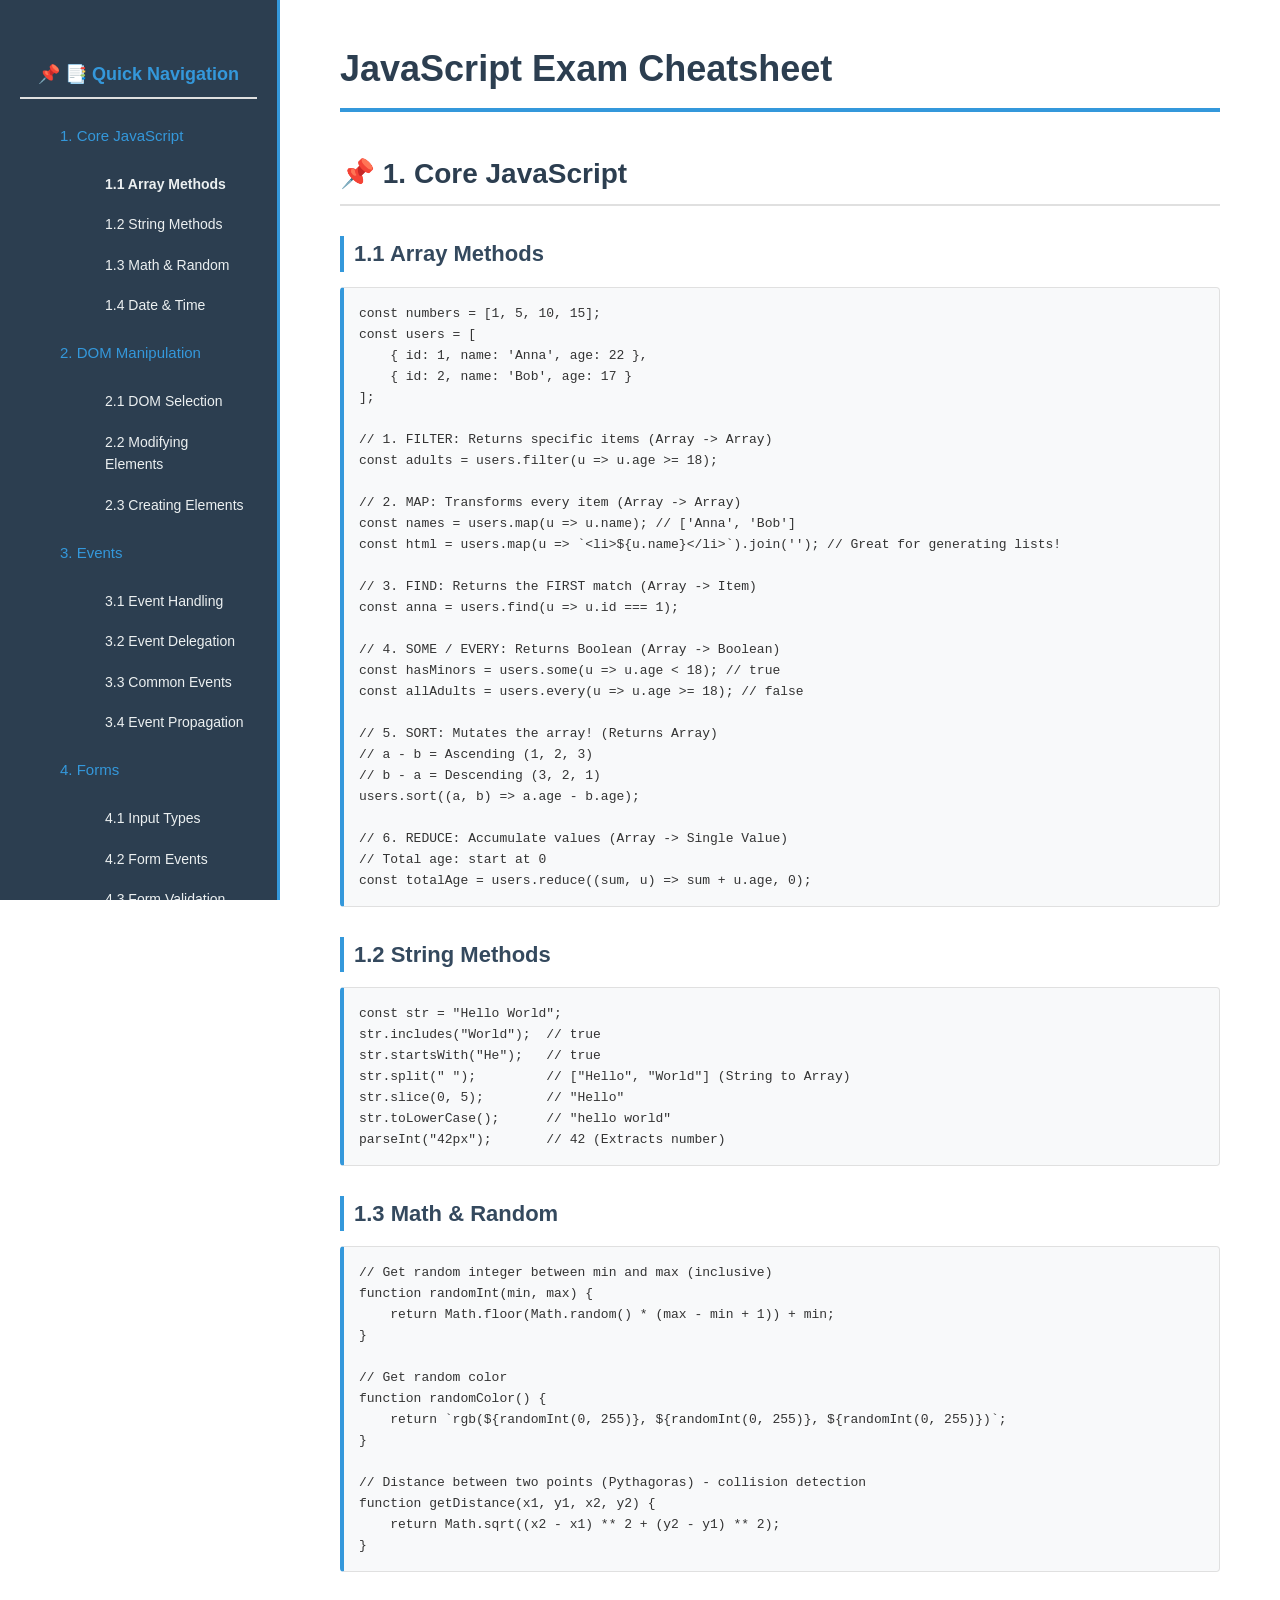
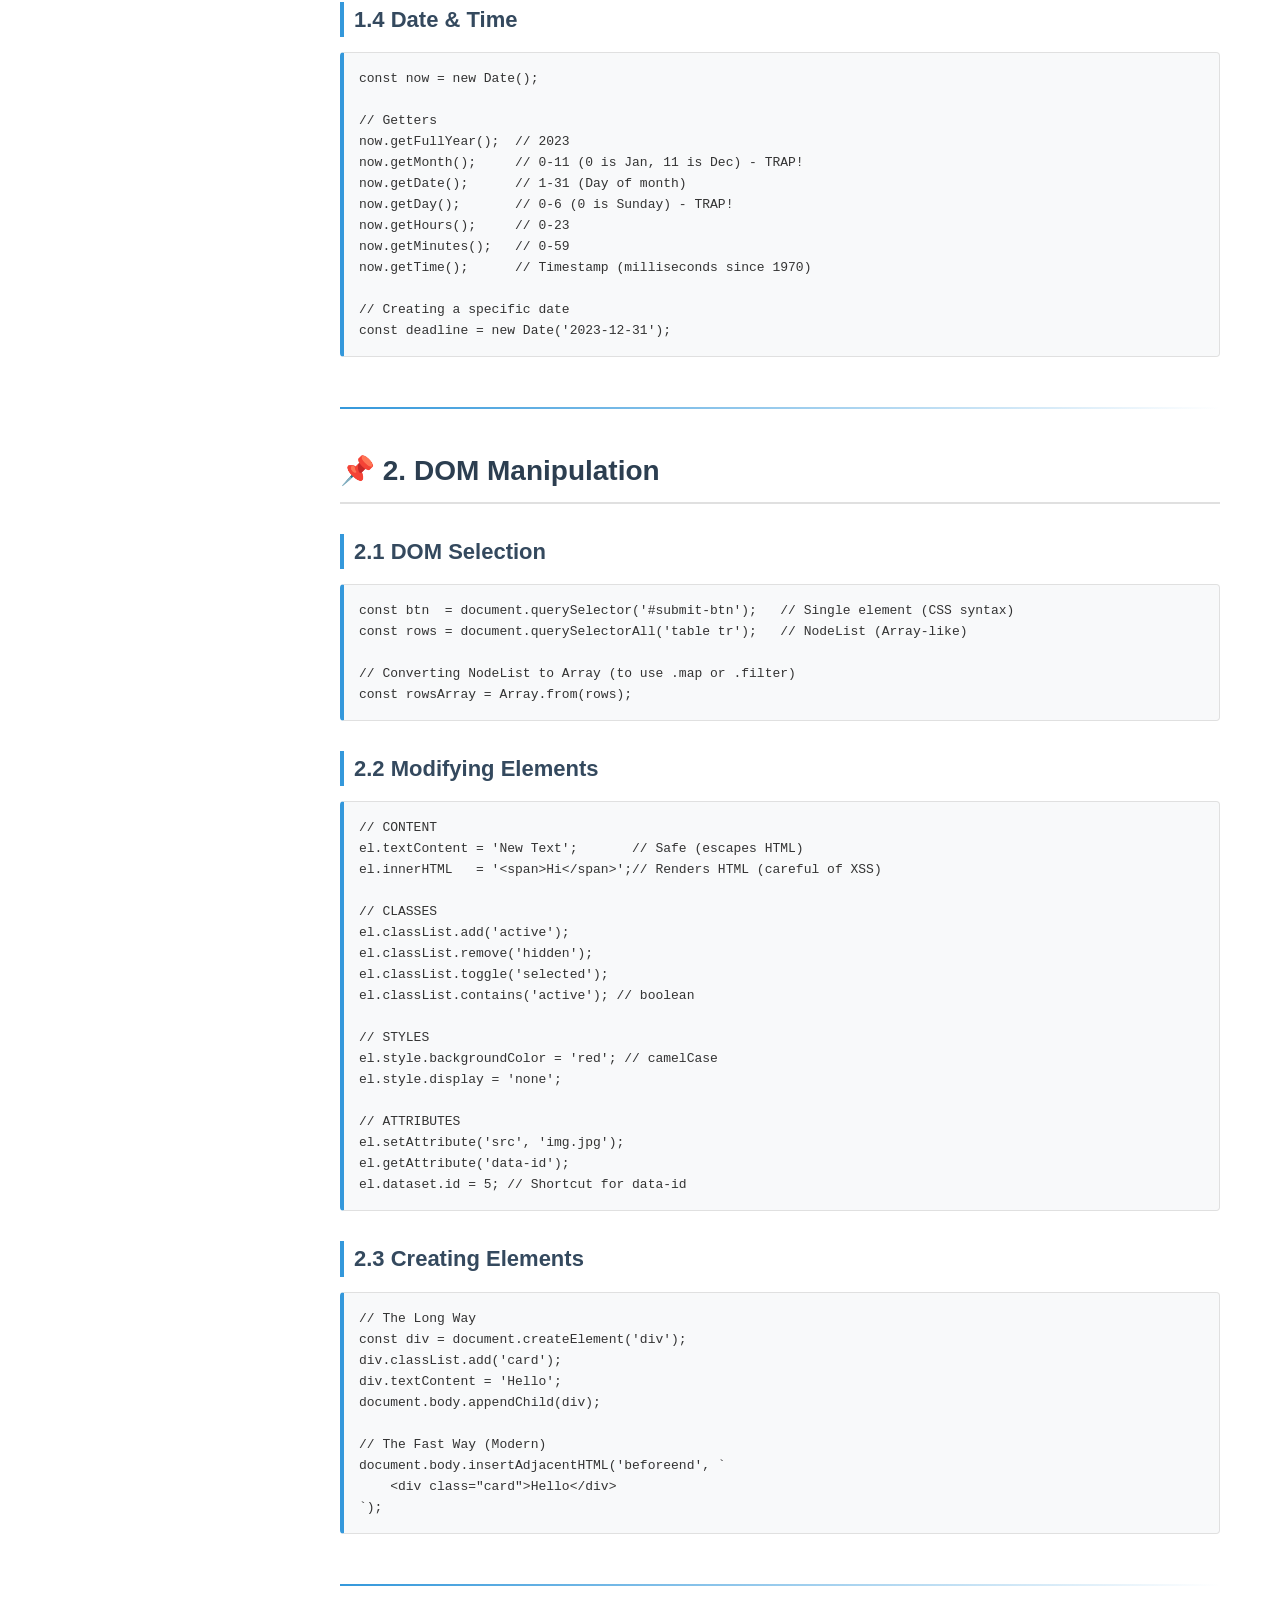
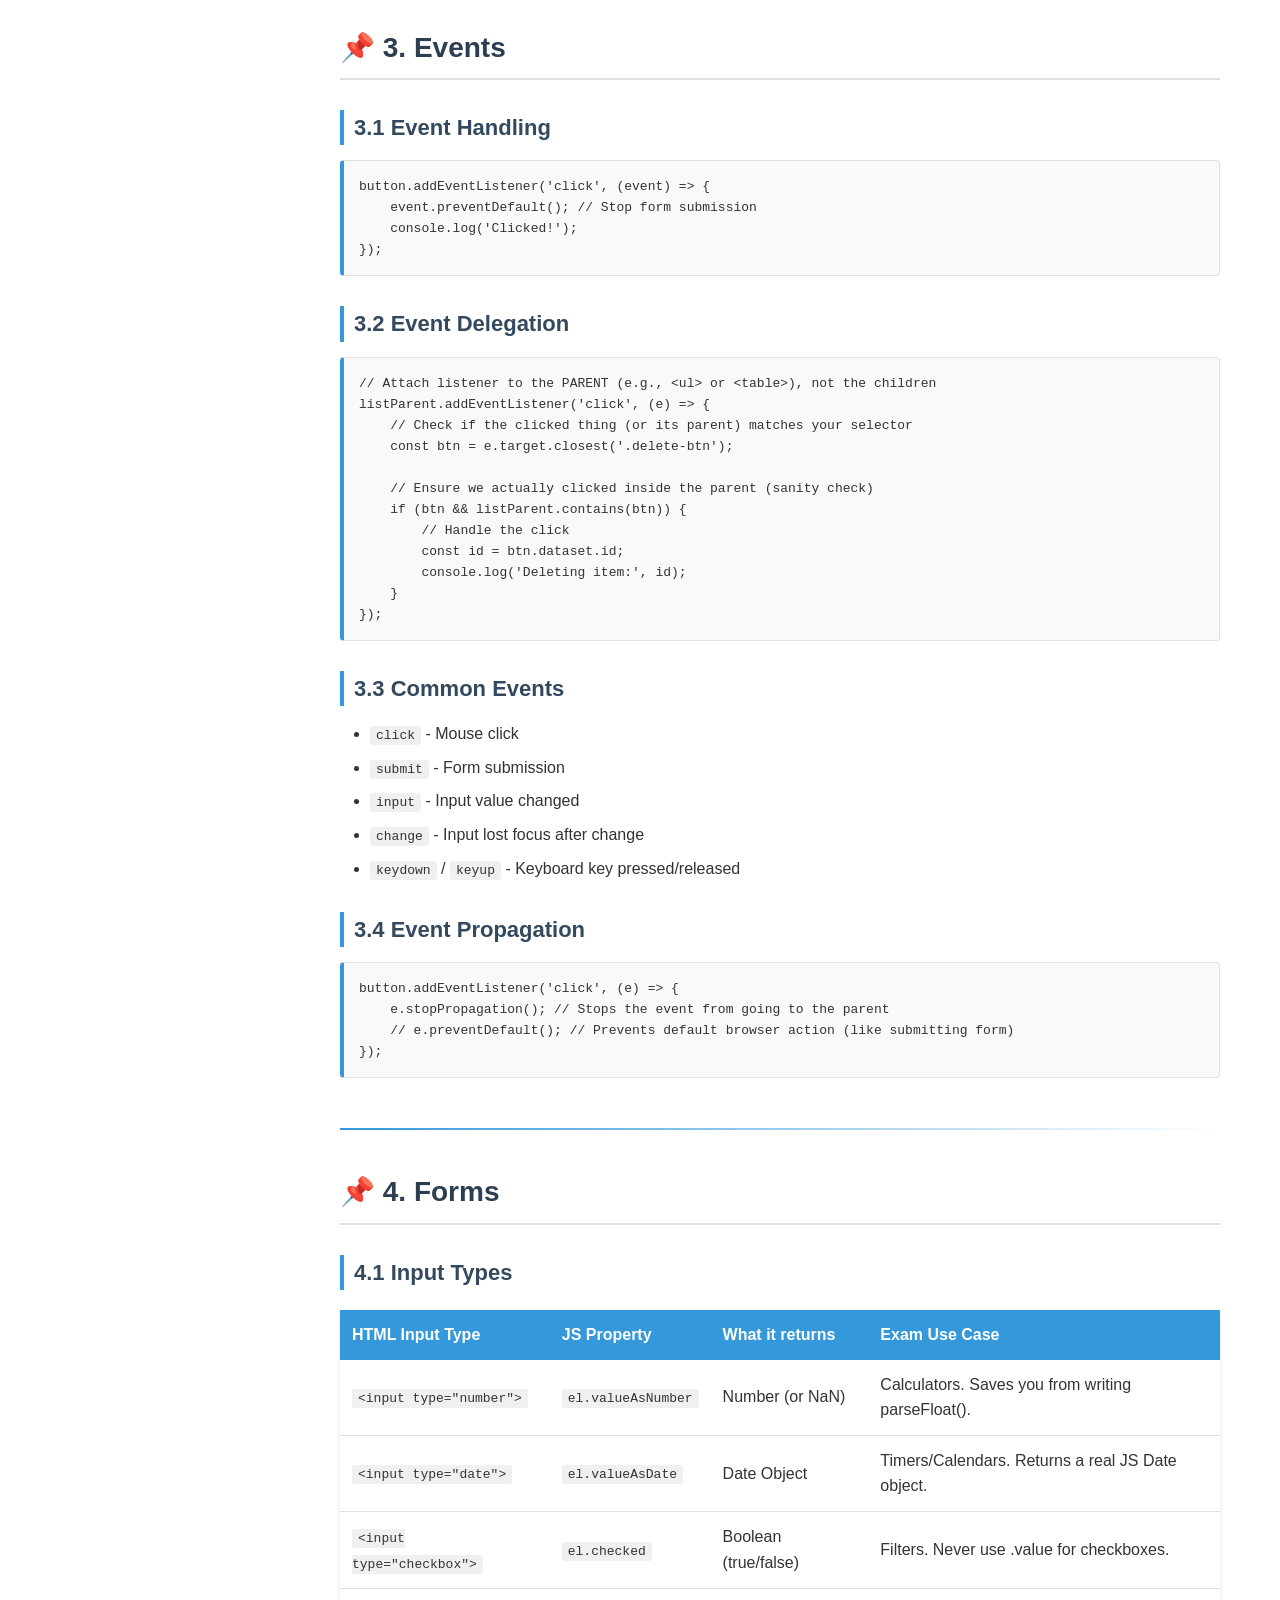
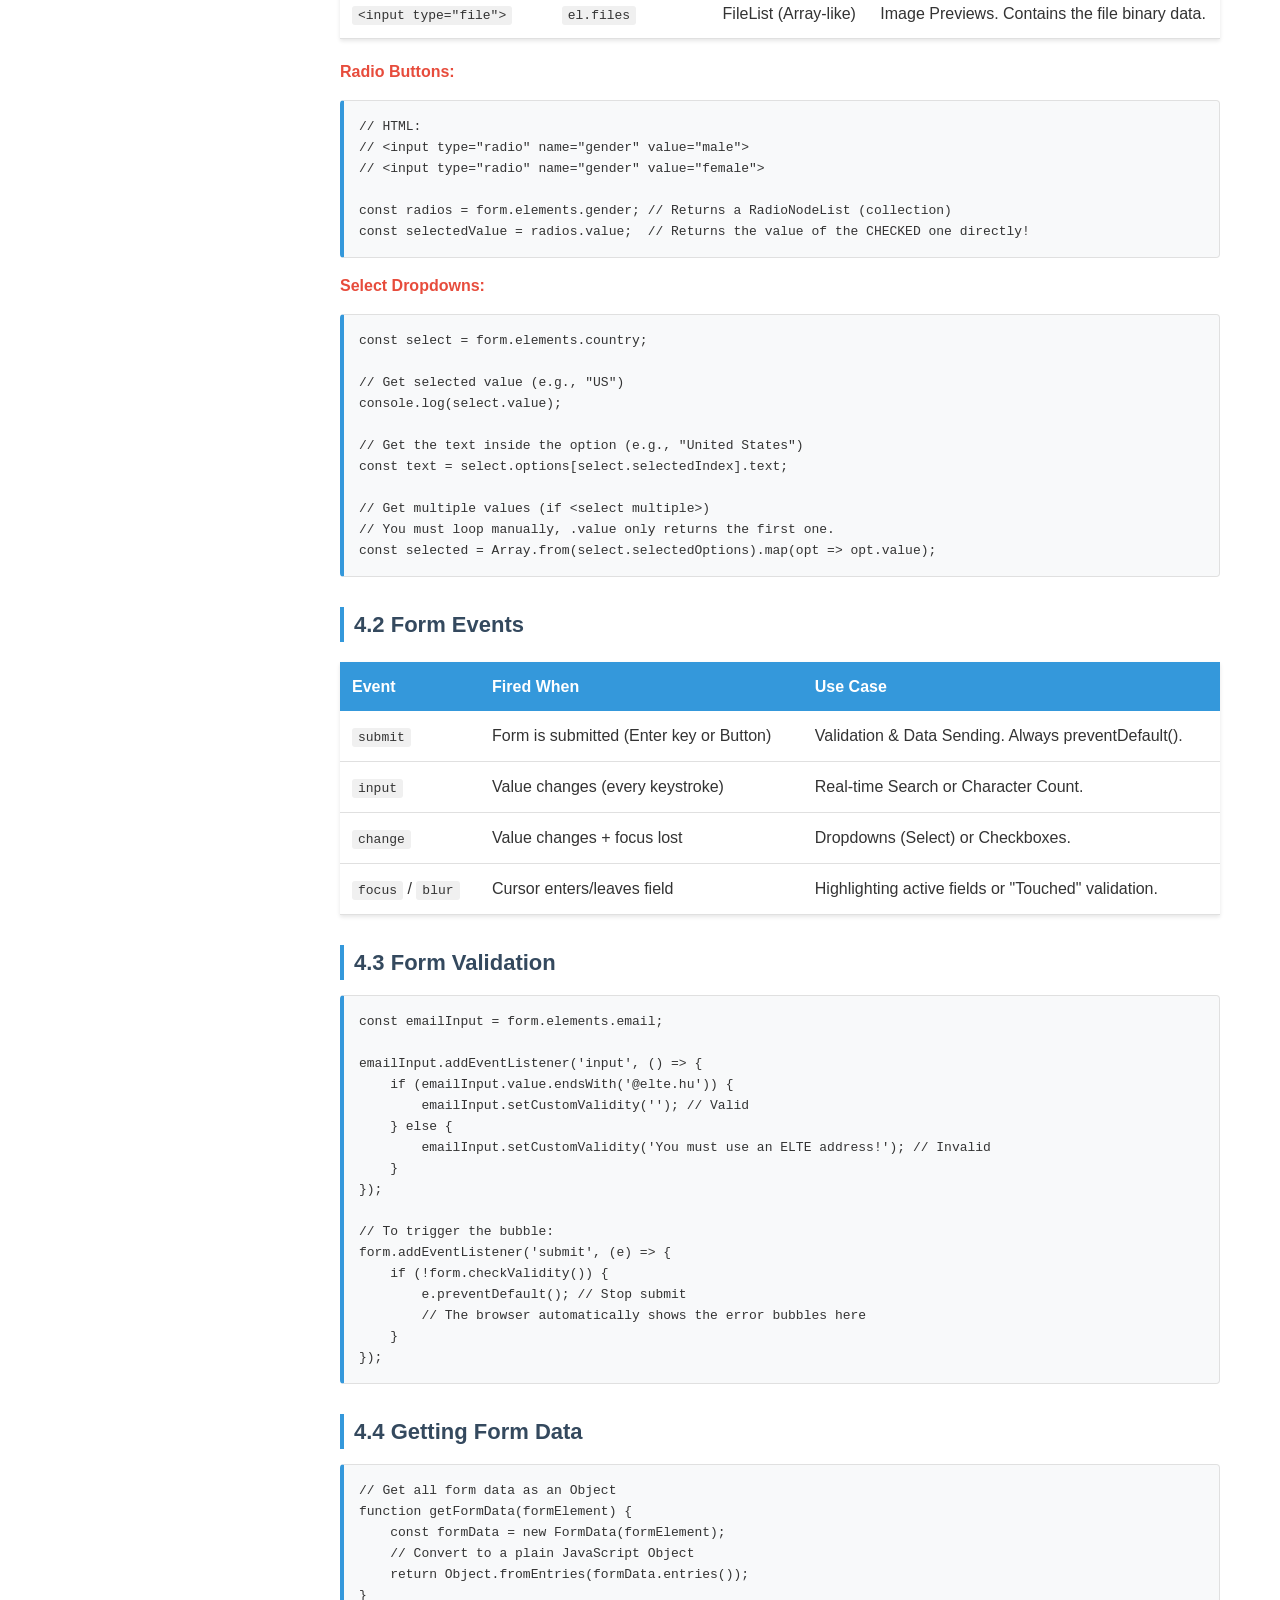
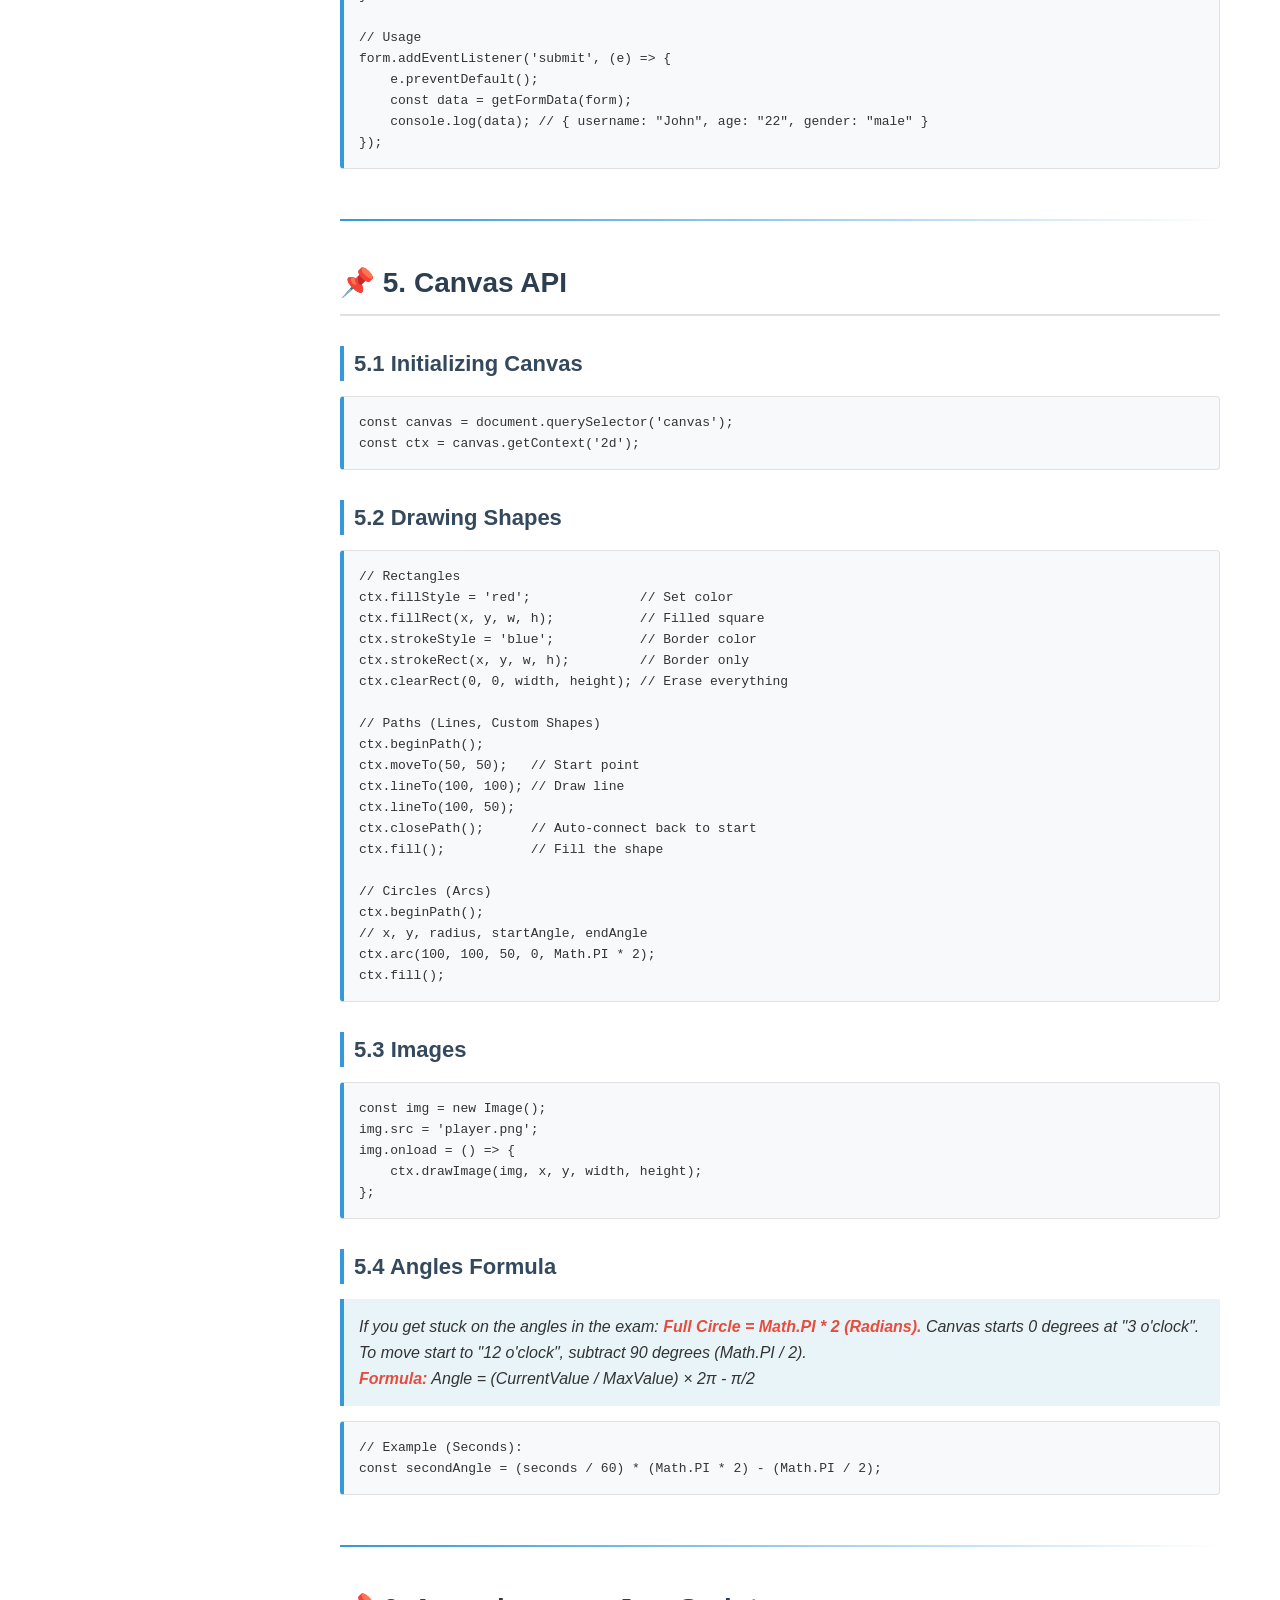
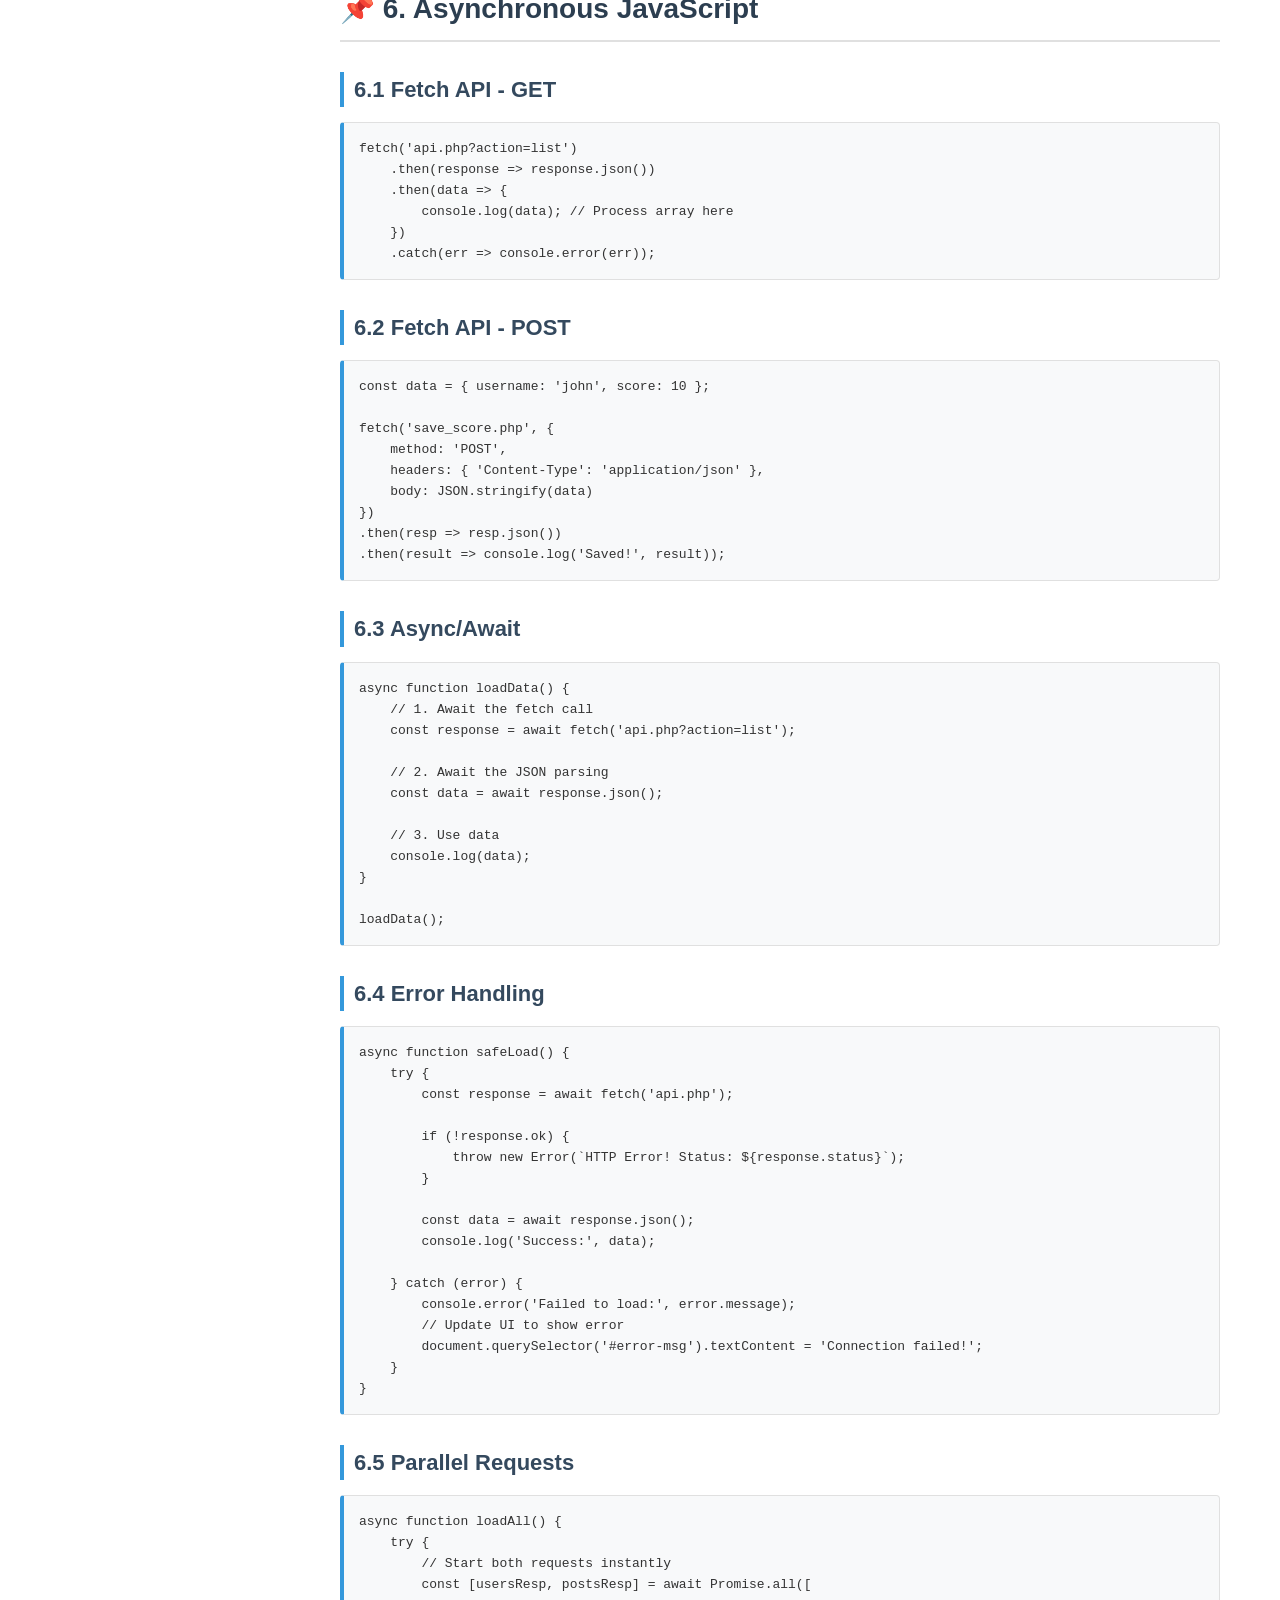
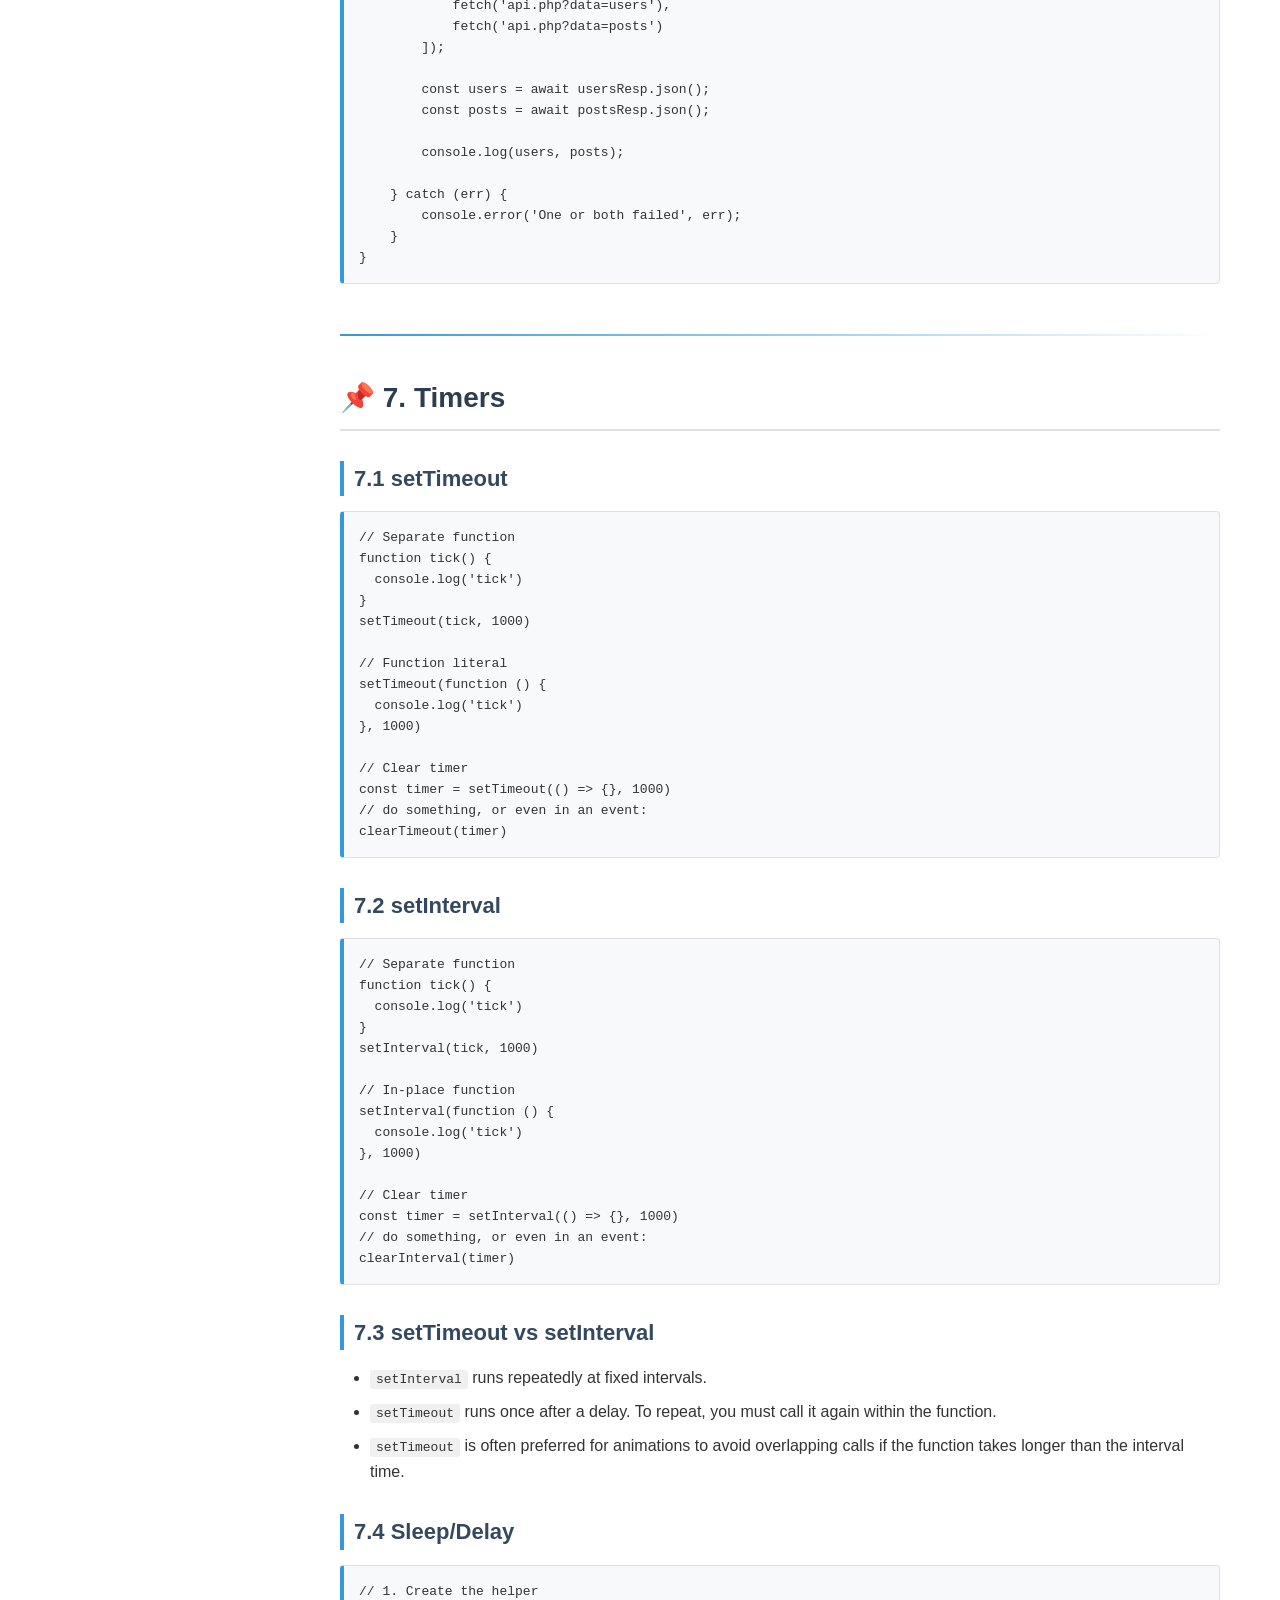
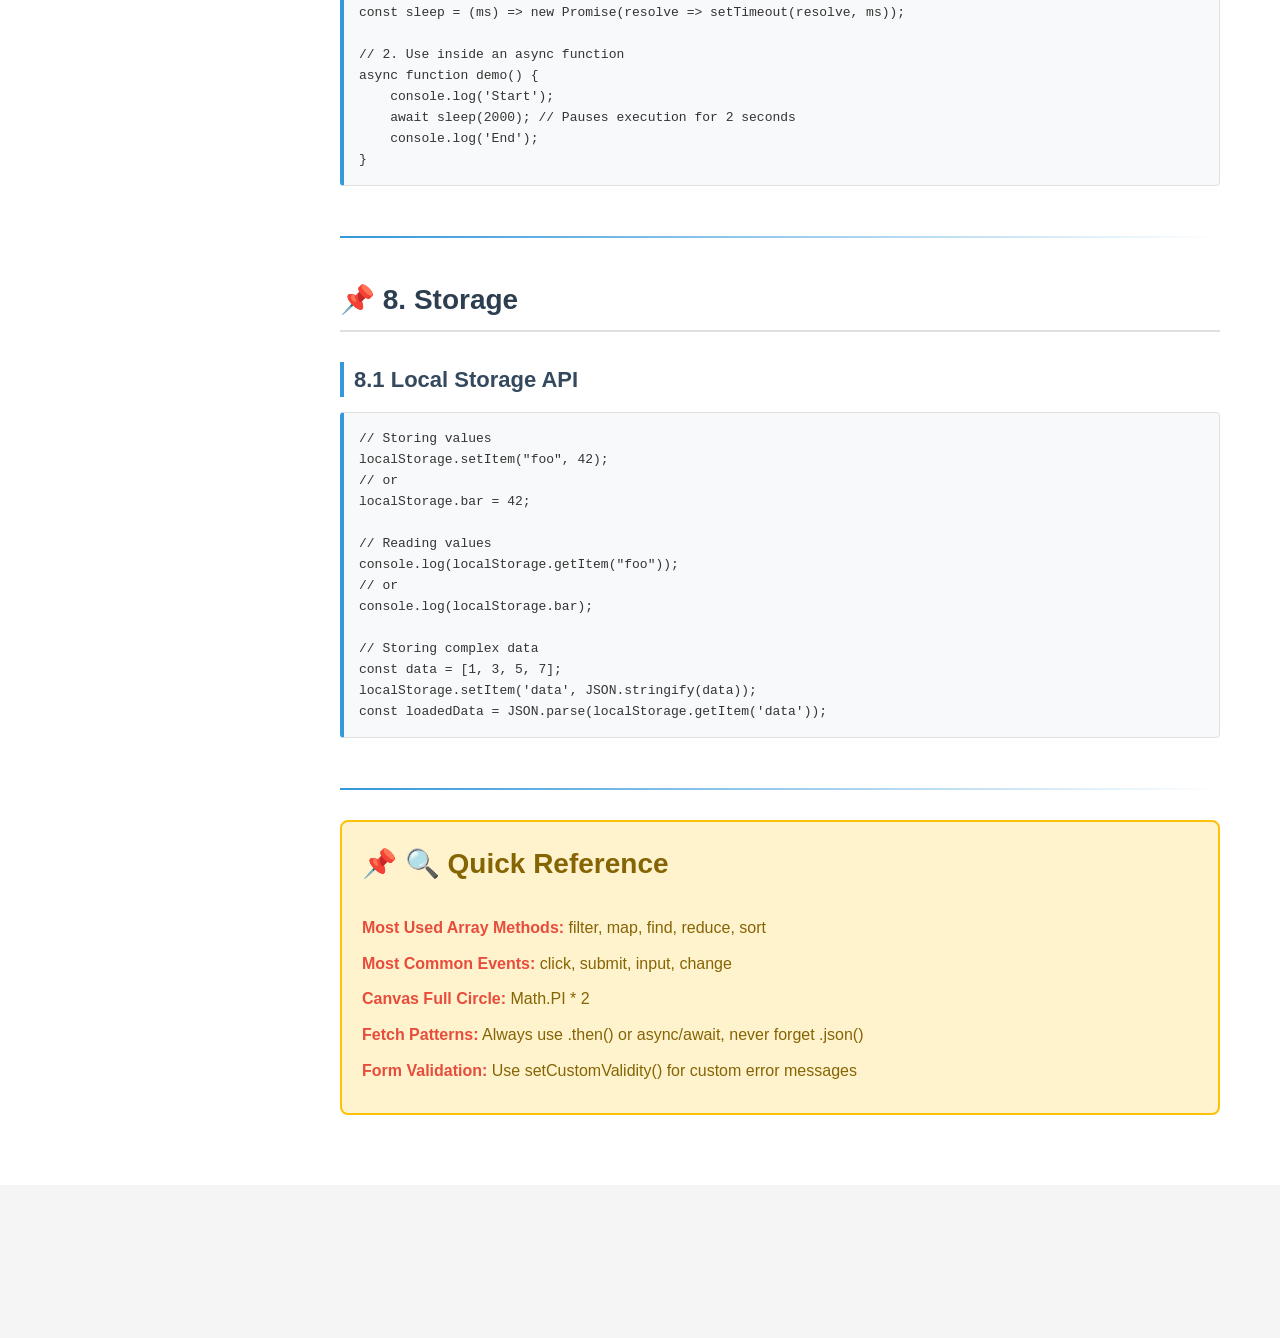
<file: web-programming/EXAM_PREP/js/cheatsheet.html>
<!DOCTYPE html>
<html lang="en">
<head>
    <meta charset="UTF-8">
    <meta name="viewport" content="width=device-width, initial-scale=1.0">
    <title>JavaScript Exam Cheatsheet</title>
    <style>
        * {
            margin: 0;
            padding: 0;
            box-sizing: border-box;
        }

        body {
            font-family: -apple-system, BlinkMacSystemFont, 'Segoe UI', Roboto, 'Helvetica Neue', Arial, sans-serif;
            line-height: 1.6;
            color: #333;
            background: #f5f5f5;
        }

        .container {
            display: grid;
            grid-template-columns: 280px 1fr;
            max-width: 1600px;
            margin: 0 auto;
            background: white;
            min-height: 100vh;
        }

        /* Table of Contents */
        .toc {
            position: sticky;
            top: 0;
            height: 100vh;
            overflow-y: auto;
            background: #2c3e50;
            color: white;
            padding: 20px;
            border-right: 3px solid #3498db;
        }

        .toc h2 {
            font-size: 18px;
            margin-bottom: 20px;
            color: #3498db;
            text-align: center;
        }

        .toc ul {
            list-style: none;
        }

        .toc > ul > li {
            margin-bottom: 15px;
        }

        .toc a {
            color: #ecf0f1;
            text-decoration: none;
            display: block;
            padding: 5px 10px;
            border-radius: 4px;
            transition: all 0.2s;
            font-size: 14px;
        }

        .toc a:hover {
            background: #34495e;
            color: #3498db;
            padding-left: 15px;
        }

        .toc .main-section {
            font-weight: bold;
            font-size: 15px;
            color: #3498db;
            margin-bottom: 8px;
        }

        .toc .sub-section {
            padding-left: 15px;
            font-size: 13px;
            margin-bottom: 3px;
        }

        /* Main Content */
        .content {
            padding: 40px 60px;
            overflow-y: auto;
        }

        h1 {
            font-size: 36px;
            color: #2c3e50;
            margin-bottom: 30px;
            border-bottom: 4px solid #3498db;
            padding-bottom: 10px;
        }

        h2 {
            font-size: 28px;
            color: #2c3e50;
            margin-top: 40px;
            margin-bottom: 20px;
            padding-bottom: 8px;
            border-bottom: 2px solid #e0e0e0;
        }

        h3 {
            font-size: 22px;
            color: #34495e;
            margin-top: 30px;
            margin-bottom: 15px;
            padding-left: 10px;
            border-left: 4px solid #3498db;
        }

        h2::before {
            content: "📌 ";
        }

        .section-divider {
            height: 2px;
            background: linear-gradient(to right, #3498db, transparent);
            margin: 50px 0 30px 0;
        }

        /* Code Blocks */
        pre {
            background: #f8f9fa;
            border: 1px solid #e0e0e0;
            border-left: 4px solid #3498db;
            border-radius: 4px;
            padding: 15px;
            overflow-x: auto;
            margin: 15px 0;
            font-size: 14px;
            line-height: 1.5;
        }

        code {
            font-family: 'Consolas', 'Monaco', 'Courier New', monospace;
            background: #f0f0f0;
            padding: 2px 6px;
            border-radius: 3px;
            font-size: 13px;
        }

        pre code {
            background: none;
            padding: 0;
        }

        /* Tables */
        table {
            width: 100%;
            border-collapse: collapse;
            margin: 20px 0;
            background: white;
            box-shadow: 0 2px 4px rgba(0,0,0,0.1);
        }

        th {
            background: #3498db;
            color: white;
            padding: 12px;
            text-align: left;
            font-weight: 600;
        }

        td {
            padding: 12px;
            border-bottom: 1px solid #e0e0e0;
        }

        tr:hover {
            background: #f8f9fa;
        }

        /* Lists */
        ul, ol {
            margin: 15px 0;
            padding-left: 30px;
        }

        li {
            margin: 8px 0;
        }

        /* Comments in code */
        .comment {
            color: #6a737d;
        }

        /* Quick Reference Box */
        .quick-ref {
            background: #fff3cd;
            border: 2px solid #ffc107;
            border-radius: 8px;
            padding: 20px;
            margin: 30px 0;
        }

        .quick-ref h2 {
            color: #856404;
            border: none;
            margin-top: 0;
        }

        .quick-ref p {
            margin: 10px 0;
            color: #856404;
        }

        /* Strong emphasis */
        strong {
            color: #e74c3c;
            font-weight: 600;
        }

        /* Math formulas */
        .formula {
            background: #e8f4f8;
            border-left: 4px solid #3498db;
            padding: 15px;
            margin: 15px 0;
            font-style: italic;
        }

        /* Print styles */
        @media print {
            .container {
                grid-template-columns: 1fr;
            }
            .toc {
                display: none;
            }
            .content {
                padding: 20px;
            }
            pre {
                page-break-inside: avoid;
            }
            h2, h3 {
                page-break-after: avoid;
            }
        }

        /* Scrollbar styling */
        ::-webkit-scrollbar {
            width: 8px;
        }

        ::-webkit-scrollbar-track {
            background: #f1f1f1;
        }

        ::-webkit-scrollbar-thumb {
            background: #888;
            border-radius: 4px;
        }

        ::-webkit-scrollbar-thumb:hover {
            background: #555;
        }
    </style>
</head>
<body>
    <div class="container">
        <!-- Table of Contents -->
        <nav class="toc">
            <h2>📑 Quick Navigation</h2>
            <ul>
                <li>
                    <a href="#section-1" class="main-section">1. Core JavaScript</a>
                    <ul>
                        <li class="sub-section"><a href="#section-1-1">1.1 Array Methods</a></li>
                        <li class="sub-section"><a href="#section-1-2">1.2 String Methods</a></li>
                        <li class="sub-section"><a href="#section-1-3">1.3 Math & Random</a></li>
                        <li class="sub-section"><a href="#section-1-4">1.4 Date & Time</a></li>
                    </ul>
                </li>
                <li>
                    <a href="#section-2" class="main-section">2. DOM Manipulation</a>
                    <ul>
                        <li class="sub-section"><a href="#section-2-1">2.1 DOM Selection</a></li>
                        <li class="sub-section"><a href="#section-2-2">2.2 Modifying Elements</a></li>
                        <li class="sub-section"><a href="#section-2-3">2.3 Creating Elements</a></li>
                    </ul>
                </li>
                <li>
                    <a href="#section-3" class="main-section">3. Events</a>
                    <ul>
                        <li class="sub-section"><a href="#section-3-1">3.1 Event Handling</a></li>
                        <li class="sub-section"><a href="#section-3-2">3.2 Event Delegation</a></li>
                        <li class="sub-section"><a href="#section-3-3">3.3 Common Events</a></li>
                        <li class="sub-section"><a href="#section-3-4">3.4 Event Propagation</a></li>
                    </ul>
                </li>
                <li>
                    <a href="#section-4" class="main-section">4. Forms</a>
                    <ul>
                        <li class="sub-section"><a href="#section-4-1">4.1 Input Types</a></li>
                        <li class="sub-section"><a href="#section-4-2">4.2 Form Events</a></li>
                        <li class="sub-section"><a href="#section-4-3">4.3 Form Validation</a></li>
                        <li class="sub-section"><a href="#section-4-4">4.4 Getting Form Data</a></li>
                    </ul>
                </li>
                <li>
                    <a href="#section-5" class="main-section">5. Canvas API</a>
                    <ul>
                        <li class="sub-section"><a href="#section-5-1">5.1 Initializing Canvas</a></li>
                        <li class="sub-section"><a href="#section-5-2">5.2 Drawing Shapes</a></li>
                        <li class="sub-section"><a href="#section-5-3">5.3 Images</a></li>
                        <li class="sub-section"><a href="#section-5-4">5.4 Angles Formula</a></li>
                    </ul>
                </li>
                <li>
                    <a href="#section-6" class="main-section">6. Async JavaScript</a>
                    <ul>
                        <li class="sub-section"><a href="#section-6-1">6.1 Fetch API - GET</a></li>
                        <li class="sub-section"><a href="#section-6-2">6.2 Fetch API - POST</a></li>
                        <li class="sub-section"><a href="#section-6-3">6.3 Async/Await</a></li>
                        <li class="sub-section"><a href="#section-6-4">6.4 Error Handling</a></li>
                        <li class="sub-section"><a href="#section-6-5">6.5 Parallel Requests</a></li>
                    </ul>
                </li>
                <li>
                    <a href="#section-7" class="main-section">7. Timers</a>
                    <ul>
                        <li class="sub-section"><a href="#section-7-1">7.1 setTimeout</a></li>
                        <li class="sub-section"><a href="#section-7-2">7.2 setInterval</a></li>
                        <li class="sub-section"><a href="#section-7-3">7.3 setTimeout vs setInterval</a></li>
                        <li class="sub-section"><a href="#section-7-4">7.4 Sleep/Delay</a></li>
                    </ul>
                </li>
                <li>
                    <a href="#section-8" class="main-section">8. Storage</a>
                    <ul>
                        <li class="sub-section"><a href="#section-8-1">8.1 Local Storage API</a></li>
                    </ul>
                </li>
                <li>
                    <a href="#quick-reference" class="main-section">🔍 Quick Reference</a>
                </li>
            </ul>
        </nav>

        <!-- Main Content -->
        <main class="content">
            <h1>JavaScript Exam Cheatsheet</h1>

            <h2 id="section-1">1. Core JavaScript</h2>

            <h3 id="section-1-1">1.1 Array Methods</h3>
            <pre><code>const numbers = [1, 5, 10, 15];
const users = [
    { id: 1, name: 'Anna', age: 22 },
    { id: 2, name: 'Bob', age: 17 }
];

// 1. FILTER: Returns specific items (Array -> Array)
const adults = users.filter(u => u.age >= 18); 

// 2. MAP: Transforms every item (Array -> Array)
const names = users.map(u => u.name); // ['Anna', 'Bob']
const html = users.map(u => `&lt;li&gt;${u.name}&lt;/li&gt;`).join(''); // Great for generating lists!

// 3. FIND: Returns the FIRST match (Array -> Item)
const anna = users.find(u => u.id === 1);

// 4. SOME / EVERY: Returns Boolean (Array -> Boolean)
const hasMinors = users.some(u => u.age < 18); // true
const allAdults = users.every(u => u.age >= 18); // false

// 5. SORT: Mutates the array! (Returns Array)
// a - b = Ascending (1, 2, 3)
// b - a = Descending (3, 2, 1)
users.sort((a, b) => a.age - b.age); 

// 6. REDUCE: Accumulate values (Array -> Single Value)
// Total age: start at 0
const totalAge = users.reduce((sum, u) => sum + u.age, 0);</code></pre>

            <h3 id="section-1-2">1.2 String Methods</h3>
            <pre><code>const str = "Hello World";
str.includes("World");  // true
str.startsWith("He");   // true
str.split(" ");         // ["Hello", "World"] (String to Array)
str.slice(0, 5);        // "Hello"
str.toLowerCase();      // "hello world"
parseInt("42px");       // 42 (Extracts number)</code></pre>

            <h3 id="section-1-3">1.3 Math & Random</h3>
            <pre><code>// Get random integer between min and max (inclusive)
function randomInt(min, max) {
    return Math.floor(Math.random() * (max - min + 1)) + min;
}

// Get random color
function randomColor() {
    return `rgb(${randomInt(0, 255)}, ${randomInt(0, 255)}, ${randomInt(0, 255)})`;
}

// Distance between two points (Pythagoras) - collision detection
function getDistance(x1, y1, x2, y2) {
    return Math.sqrt((x2 - x1) ** 2 + (y2 - y1) ** 2);
}</code></pre>

            <h3 id="section-1-4">1.4 Date & Time</h3>
            <pre><code>const now = new Date();

// Getters
now.getFullYear();  // 2023
now.getMonth();     // 0-11 (0 is Jan, 11 is Dec) - TRAP!
now.getDate();      // 1-31 (Day of month)
now.getDay();       // 0-6 (0 is Sunday) - TRAP!
now.getHours();     // 0-23
now.getMinutes();   // 0-59
now.getTime();      // Timestamp (milliseconds since 1970)

// Creating a specific date
const deadline = new Date('2023-12-31');</code></pre>

            <div class="section-divider"></div>

            <h2 id="section-2">2. DOM Manipulation</h2>

            <h3 id="section-2-1">2.1 DOM Selection</h3>
            <pre><code>const btn  = document.querySelector('#submit-btn');   // Single element (CSS syntax)
const rows = document.querySelectorAll('table tr');   // NodeList (Array-like)

// Converting NodeList to Array (to use .map or .filter)
const rowsArray = Array.from(rows);</code></pre>

            <h3 id="section-2-2">2.2 Modifying Elements</h3>
            <pre><code>// CONTENT
el.textContent = 'New Text';       // Safe (escapes HTML)
el.innerHTML   = '&lt;span&gt;Hi&lt;/span&gt;';// Renders HTML (careful of XSS)

// CLASSES
el.classList.add('active');
el.classList.remove('hidden');
el.classList.toggle('selected');
el.classList.contains('active'); // boolean

// STYLES
el.style.backgroundColor = 'red'; // camelCase
el.style.display = 'none';

// ATTRIBUTES
el.setAttribute('src', 'img.jpg');
el.getAttribute('data-id');
el.dataset.id = 5; // Shortcut for data-id</code></pre>

            <h3 id="section-2-3">2.3 Creating Elements</h3>
            <pre><code>// The Long Way
const div = document.createElement('div');
div.classList.add('card');
div.textContent = 'Hello';
document.body.appendChild(div);

// The Fast Way (Modern)
document.body.insertAdjacentHTML('beforeend', `
    &lt;div class="card"&gt;Hello&lt;/div&gt;
`);</code></pre>

            <div class="section-divider"></div>

            <h2 id="section-3">3. Events</h2>

            <h3 id="section-3-1">3.1 Event Handling</h3>
            <pre><code>button.addEventListener('click', (event) => {
    event.preventDefault(); // Stop form submission
    console.log('Clicked!');
});</code></pre>

            <h3 id="section-3-2">3.2 Event Delegation</h3>
            <pre><code>// Attach listener to the PARENT (e.g., &lt;ul&gt; or &lt;table&gt;), not the children
listParent.addEventListener('click', (e) => {
    // Check if the clicked thing (or its parent) matches your selector
    const btn = e.target.closest('.delete-btn');
    
    // Ensure we actually clicked inside the parent (sanity check)
    if (btn && listParent.contains(btn)) {
        // Handle the click
        const id = btn.dataset.id;
        console.log('Deleting item:', id);
    }
});</code></pre>

            <h3 id="section-3-3">3.3 Common Events</h3>
            <ul>
                <li><code>click</code> - Mouse click</li>
                <li><code>submit</code> - Form submission</li>
                <li><code>input</code> - Input value changed</li>
                <li><code>change</code> - Input lost focus after change</li>
                <li><code>keydown</code> / <code>keyup</code> - Keyboard key pressed/released</li>
            </ul>

            <h3 id="section-3-4">3.4 Event Propagation</h3>
            <pre><code>button.addEventListener('click', (e) => {
    e.stopPropagation(); // Stops the event from going to the parent
    // e.preventDefault(); // Prevents default browser action (like submitting form)
});</code></pre>

            <div class="section-divider"></div>

            <h2 id="section-4">4. Forms</h2>

            <h3 id="section-4-1">4.1 Input Types</h3>
            <table>
                <thead>
                    <tr>
                        <th>HTML Input Type</th>
                        <th>JS Property</th>
                        <th>What it returns</th>
                        <th>Exam Use Case</th>
                    </tr>
                </thead>
                <tbody>
                    <tr>
                        <td><code>&lt;input type="number"&gt;</code></td>
                        <td><code>el.valueAsNumber</code></td>
                        <td>Number (or NaN)</td>
                        <td>Calculators. Saves you from writing parseFloat().</td>
                    </tr>
                    <tr>
                        <td><code>&lt;input type="date"&gt;</code></td>
                        <td><code>el.valueAsDate</code></td>
                        <td>Date Object</td>
                        <td>Timers/Calendars. Returns a real JS Date object.</td>
                    </tr>
                    <tr>
                        <td><code>&lt;input type="checkbox"&gt;</code></td>
                        <td><code>el.checked</code></td>
                        <td>Boolean (true/false)</td>
                        <td>Filters. Never use .value for checkboxes.</td>
                    </tr>
                    <tr>
                        <td><code>&lt;input type="file"&gt;</code></td>
                        <td><code>el.files</code></td>
                        <td>FileList (Array-like)</td>
                        <td>Image Previews. Contains the file binary data.</td>
                    </tr>
                </tbody>
            </table>

            <p><strong>Radio Buttons:</strong></p>
            <pre><code>// HTML: 
// &lt;input type="radio" name="gender" value="male"&gt;
// &lt;input type="radio" name="gender" value="female"&gt;

const radios = form.elements.gender; // Returns a RadioNodeList (collection)
const selectedValue = radios.value;  // Returns the value of the CHECKED one directly!</code></pre>

            <p><strong>Select Dropdowns:</strong></p>
            <pre><code>const select = form.elements.country;

// Get selected value (e.g., "US")
console.log(select.value);

// Get the text inside the option (e.g., "United States")
const text = select.options[select.selectedIndex].text;

// Get multiple values (if &lt;select multiple&gt;)
// You must loop manually, .value only returns the first one.
const selected = Array.from(select.selectedOptions).map(opt => opt.value);</code></pre>

            <h3 id="section-4-2">4.2 Form Events</h3>
            <table>
                <thead>
                    <tr>
                        <th>Event</th>
                        <th>Fired When</th>
                        <th>Use Case</th>
                    </tr>
                </thead>
                <tbody>
                    <tr>
                        <td><code>submit</code></td>
                        <td>Form is submitted (Enter key or Button)</td>
                        <td>Validation & Data Sending. Always preventDefault().</td>
                    </tr>
                    <tr>
                        <td><code>input</code></td>
                        <td>Value changes (every keystroke)</td>
                        <td>Real-time Search or Character Count.</td>
                    </tr>
                    <tr>
                        <td><code>change</code></td>
                        <td>Value changes + focus lost</td>
                        <td>Dropdowns (Select) or Checkboxes.</td>
                    </tr>
                    <tr>
                        <td><code>focus</code> / <code>blur</code></td>
                        <td>Cursor enters/leaves field</td>
                        <td>Highlighting active fields or "Touched" validation.</td>
                    </tr>
                </tbody>
            </table>

            <h3 id="section-4-3">4.3 Form Validation</h3>
            <pre><code>const emailInput = form.elements.email;

emailInput.addEventListener('input', () => {
    if (emailInput.value.endsWith('@elte.hu')) {
        emailInput.setCustomValidity(''); // Valid
    } else {
        emailInput.setCustomValidity('You must use an ELTE address!'); // Invalid
    }
});

// To trigger the bubble:
form.addEventListener('submit', (e) => {
    if (!form.checkValidity()) {
        e.preventDefault(); // Stop submit
        // The browser automatically shows the error bubbles here
    }
});</code></pre>

            <h3 id="section-4-4">4.4 Getting Form Data</h3>
            <pre><code>// Get all form data as an Object
function getFormData(formElement) {
    const formData = new FormData(formElement);
    // Convert to a plain JavaScript Object
    return Object.fromEntries(formData.entries());
}

// Usage
form.addEventListener('submit', (e) => {
    e.preventDefault();
    const data = getFormData(form);
    console.log(data); // { username: "John", age: "22", gender: "male" }
});</code></pre>

            <div class="section-divider"></div>

            <h2 id="section-5">5. Canvas API</h2>

            <h3 id="section-5-1">5.1 Initializing Canvas</h3>
            <pre><code>const canvas = document.querySelector('canvas');
const ctx = canvas.getContext('2d');</code></pre>

            <h3 id="section-5-2">5.2 Drawing Shapes</h3>
            <pre><code>// Rectangles
ctx.fillStyle = 'red';              // Set color
ctx.fillRect(x, y, w, h);           // Filled square
ctx.strokeStyle = 'blue';           // Border color
ctx.strokeRect(x, y, w, h);         // Border only
ctx.clearRect(0, 0, width, height); // Erase everything

// Paths (Lines, Custom Shapes)
ctx.beginPath();
ctx.moveTo(50, 50);   // Start point
ctx.lineTo(100, 100); // Draw line
ctx.lineTo(100, 50);
ctx.closePath();      // Auto-connect back to start
ctx.fill();           // Fill the shape

// Circles (Arcs)
ctx.beginPath();
// x, y, radius, startAngle, endAngle
ctx.arc(100, 100, 50, 0, Math.PI * 2); 
ctx.fill();</code></pre>

            <h3 id="section-5-3">5.3 Images</h3>
            <pre><code>const img = new Image();
img.src = 'player.png';
img.onload = () => {
    ctx.drawImage(img, x, y, width, height);
};</code></pre>

            <h3 id="section-5-4">5.4 Angles Formula</h3>
            <div class="formula">
                <p>If you get stuck on the angles in the exam: <strong>Full Circle = Math.PI * 2 (Radians).</strong> Canvas starts 0 degrees at "3 o'clock". To move start to "12 o'clock", subtract 90 degrees (Math.PI / 2).</p>
                <p><strong>Formula:</strong> Angle = (CurrentValue / MaxValue) × 2π - π/2</p>
            </div>
            <pre><code>// Example (Seconds):
const secondAngle = (seconds / 60) * (Math.PI * 2) - (Math.PI / 2);</code></pre>

            <div class="section-divider"></div>

            <h2 id="section-6">6. Asynchronous JavaScript</h2>

            <h3 id="section-6-1">6.1 Fetch API - GET</h3>
            <pre><code>fetch('api.php?action=list')
    .then(response => response.json())
    .then(data => {
        console.log(data); // Process array here
    })
    .catch(err => console.error(err));</code></pre>

            <h3 id="section-6-2">6.2 Fetch API - POST</h3>
            <pre><code>const data = { username: 'john', score: 10 };

fetch('save_score.php', {
    method: 'POST',
    headers: { 'Content-Type': 'application/json' },
    body: JSON.stringify(data)
})
.then(resp => resp.json())
.then(result => console.log('Saved!', result));</code></pre>

            <h3 id="section-6-3">6.3 Async/Await</h3>
            <pre><code>async function loadData() {
    // 1. Await the fetch call
    const response = await fetch('api.php?action=list');
    
    // 2. Await the JSON parsing
    const data = await response.json();
    
    // 3. Use data
    console.log(data);
}

loadData();</code></pre>

            <h3 id="section-6-4">6.4 Error Handling</h3>
            <pre><code>async function safeLoad() {
    try {
        const response = await fetch('api.php');
        
        if (!response.ok) {
            throw new Error(`HTTP Error! Status: ${response.status}`);
        }

        const data = await response.json();
        console.log('Success:', data);

    } catch (error) {
        console.error('Failed to load:', error.message);
        // Update UI to show error
        document.querySelector('#error-msg').textContent = 'Connection failed!';
    }
}</code></pre>

            <h3 id="section-6-5">6.5 Parallel Requests</h3>
            <pre><code>async function loadAll() {
    try {
        // Start both requests instantly
        const [usersResp, postsResp] = await Promise.all([
            fetch('api.php?data=users'),
            fetch('api.php?data=posts')
        ]);

        const users = await usersResp.json();
        const posts = await postsResp.json();

        console.log(users, posts);

    } catch (err) {
        console.error('One or both failed', err);
    }
}</code></pre>

            <div class="section-divider"></div>

            <h2 id="section-7">7. Timers</h2>

            <h3 id="section-7-1">7.1 setTimeout</h3>
            <pre><code>// Separate function
function tick() {
  console.log('tick')
}
setTimeout(tick, 1000)

// Function literal
setTimeout(function () {
  console.log('tick')
}, 1000)

// Clear timer
const timer = setTimeout(() => {}, 1000)
// do something, or even in an event:
clearTimeout(timer)</code></pre>

            <h3 id="section-7-2">7.2 setInterval</h3>
            <pre><code>// Separate function
function tick() {
  console.log('tick')
}
setInterval(tick, 1000)

// In-place function
setInterval(function () {
  console.log('tick')
}, 1000)

// Clear timer
const timer = setInterval(() => {}, 1000)
// do something, or even in an event:
clearInterval(timer)</code></pre>

            <h3 id="section-7-3">7.3 setTimeout vs setInterval</h3>
            <ul>
                <li><code>setInterval</code> runs repeatedly at fixed intervals.</li>
                <li><code>setTimeout</code> runs once after a delay. To repeat, you must call it again within the function.</li>
                <li><code>setTimeout</code> is often preferred for animations to avoid overlapping calls if the function takes longer than the interval time.</li>
            </ul>

            <h3 id="section-7-4">7.4 Sleep/Delay</h3>
            <pre><code>// 1. Create the helper
const sleep = (ms) => new Promise(resolve => setTimeout(resolve, ms));

// 2. Use inside an async function
async function demo() {
    console.log('Start');
    await sleep(2000); // Pauses execution for 2 seconds
    console.log('End');
}</code></pre>

            <div class="section-divider"></div>

            <h2 id="section-8">8. Storage</h2>

            <h3 id="section-8-1">8.1 Local Storage API</h3>
            <pre><code>// Storing values
localStorage.setItem("foo", 42);
// or
localStorage.bar = 42;

// Reading values
console.log(localStorage.getItem("foo"));
// or
console.log(localStorage.bar);

// Storing complex data
const data = [1, 3, 5, 7];
localStorage.setItem('data', JSON.stringify(data));
const loadedData = JSON.parse(localStorage.getItem('data'));</code></pre>

            <div class="section-divider"></div>

            <div id="quick-reference" class="quick-ref">
                <h2>🔍 Quick Reference</h2>
                <p><strong>Most Used Array Methods:</strong> filter, map, find, reduce, sort</p>
                <p><strong>Most Common Events:</strong> click, submit, input, change</p>
                <p><strong>Canvas Full Circle:</strong> Math.PI * 2</p>
                <p><strong>Fetch Patterns:</strong> Always use .then() or async/await, never forget .json()</p>
                <p><strong>Form Validation:</strong> Use setCustomValidity() for custom error messages</p>
            </div>
        </main>
    </div>

    <script>
        // Smooth scrolling for anchor links
        document.querySelectorAll('a[href^="#"]').forEach(anchor => {
            anchor.addEventListener('click', function (e) {
                e.preventDefault();
                const target = document.querySelector(this.getAttribute('href'));
                if (target) {
                    target.scrollIntoView({
                        behavior: 'smooth',
                        block: 'start'
                    });
                }
            });
        });

        // Highlight current section in TOC
        const observer = new IntersectionObserver((entries) => {
            entries.forEach(entry => {
                if (entry.isIntersecting) {
                    const id = entry.target.getAttribute('id');
                    document.querySelectorAll('.toc a').forEach(link => {
                        link.style.fontWeight = link.getAttribute('href') === '#' + id ? 'bold' : 'normal';
                    });
                }
            });
        }, { threshold: 0.5 });

        document.querySelectorAll('h2[id], h3[id]').forEach(section => {
            observer.observe(section);
        });

        // Add Ctrl+F hint
        document.addEventListener('keydown', (e) => {
            if (e.ctrlKey && e.key === 'f') {
                console.log('💡 Tip: Use browser search (Ctrl+F) to find specific topics!');
            }
        });
    </script>
</body>
</html>
</file>
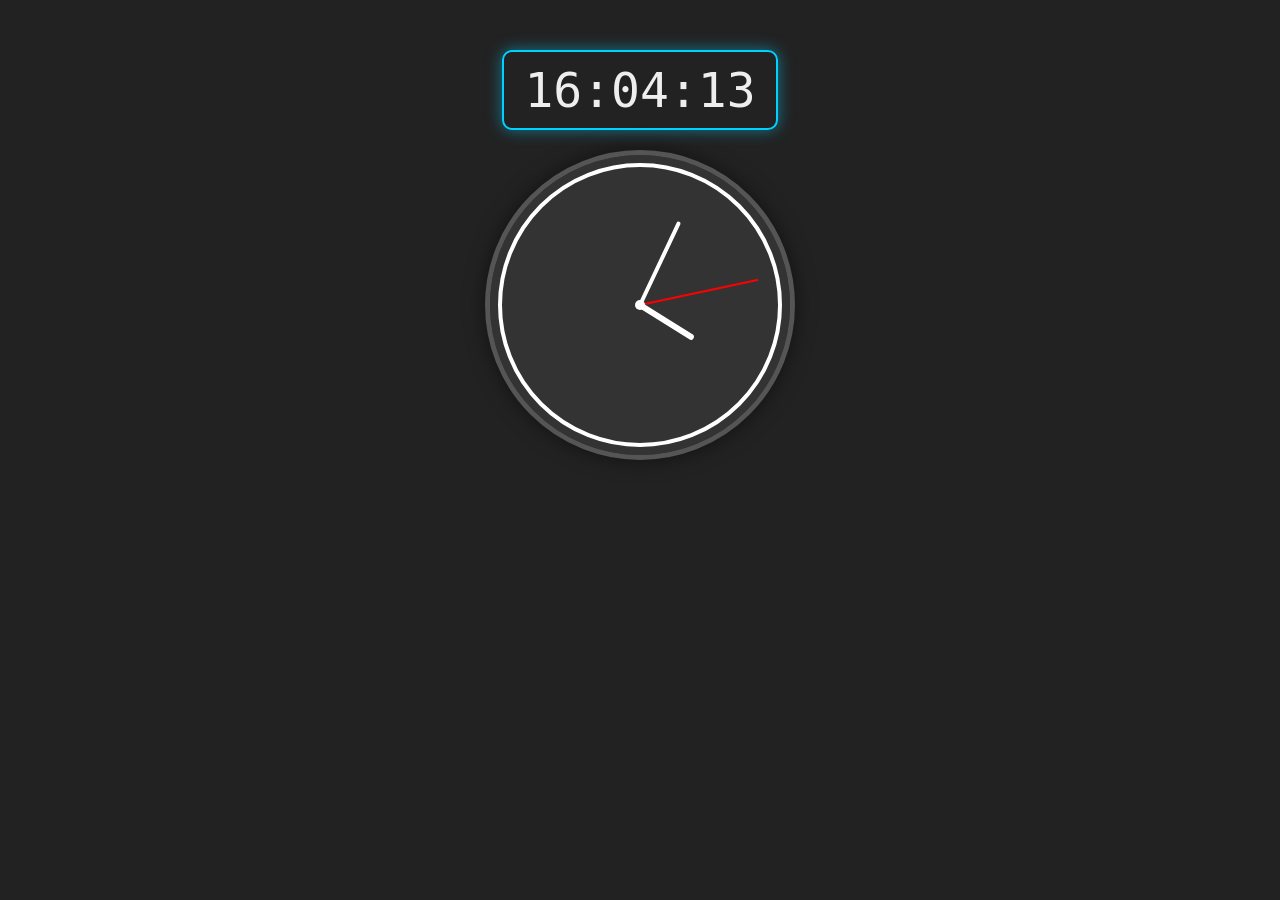
<file: web-programming/EXAM_PREP/js/clock.html>
<!DOCTYPE html>
<html lang="en">
<head>
    <meta charset="UTF-8">
    <title>Exam Clock</title>
    <style>
        body {
            font-family: monospace;
            display: flex;
            flex-direction: column;
            align-items: center;
            background: #222;
            color: #eee;
            margin-top: 50px;
        }
        
        /* Digital Clock Styles */
        #digital-clock {
            font-size: 3rem;
            margin-bottom: 20px;
            padding: 10px 20px;
            border: 2px solid #00d2ff;
            border-radius: 10px;
            box-shadow: 0 0 15px rgba(0, 210, 255, 0.5);
        }

        /* Analog Clock Styles */
        canvas {
            background: #333;
            border-radius: 50%;
            border: 5px solid #555;
            box-shadow: 0 0 20px rgba(0,0,0,0.5);
        }
    </style>
</head>
<body>

    <div id="digital-clock">00:00:00</div>

    <canvas id="analog-clock" width="300" height="300"></canvas>

    <script>
        // === PART 1: DIGITAL CLOCK ===
        const digitalDisplay = document.querySelector('#digital-clock');

        function updateDigital() {
            const now = new Date();
            // .toLocaleTimeString() handles the formatting automatically
            digitalDisplay.textContent = now.toLocaleTimeString('en-US', { hour12: false });
        }
        setInterval(updateDigital, 1000); // Update every second
        updateDigital(); // Run immediately so it doesn't wait 1 sec to appear

        // === PART 2: ANALOG CLOCK (Canvas) ===
        const canvas = document.querySelector('#analog-clock');
        const ctx = canvas.getContext('2d');
        const radius = canvas.width / 2;
        
        // Move (0,0) to the center of the canvas
        ctx.translate(radius, radius);

        function drawAnalog() {
            const now = new Date();
            const sec = now.getSeconds();
            const min = now.getMinutes();
            const hr = now.getHours();

            // 1. Clear Screen (Need to untranslate to clear, or simple trick: clear huge rect)
            // Note: Since we translated origin, -radius is top-left
            ctx.fillStyle = '#333';
            ctx.fillRect(-radius, -radius, canvas.width, canvas.height);

            // 2. Draw Face
            ctx.beginPath();
            ctx.arc(0, 0, radius - 10, 0, 2 * Math.PI);
            ctx.strokeStyle = '#fff';
            ctx.lineWidth = 4;
            ctx.stroke();

            // 3. Draw Hands
            // Math: angle = (value / max) * 2PI - (PI/2 to rotate top)
            
            // SECOND Hand (Red)
            const secAngle = (sec / 60) * (Math.PI * 2) - (Math.PI / 2);
            drawHand(secAngle, radius * 0.8, 2, 'red');

            // MINUTE Hand (White)
            const minAngle = (min / 60) * (Math.PI * 2) + (sec/60 * Math.PI/30) - (Math.PI / 2);
            drawHand(minAngle, radius * 0.6, 4, 'white');

            // HOUR Hand (White, short)
            const hrAngle = ((hr % 12) / 12) * (Math.PI * 2) + (min/60 * Math.PI/6) - (Math.PI / 2);
            drawHand(hrAngle, radius * 0.4, 6, 'white');
            
            // Draw Center Dot
            ctx.beginPath();
            ctx.arc(0, 0, 5, 0, Math.PI * 2);
            ctx.fillStyle = 'white';
            ctx.fill();

            requestAnimationFrame(drawAnalog);
        }

        function drawHand(angle, length, width, color) {
            ctx.beginPath();
            ctx.lineWidth = width;
            ctx.strokeStyle = color;
            ctx.lineCap = "round"; // Makes ends of lines rounded
            ctx.moveTo(0, 0);
            // Trigonometry to find x, y endpoint
            ctx.lineTo(Math.cos(angle) * length, Math.sin(angle) * length);
            ctx.stroke();
        }

        requestAnimationFrame(drawAnalog);
    </script>
</body>
</html>
</file>
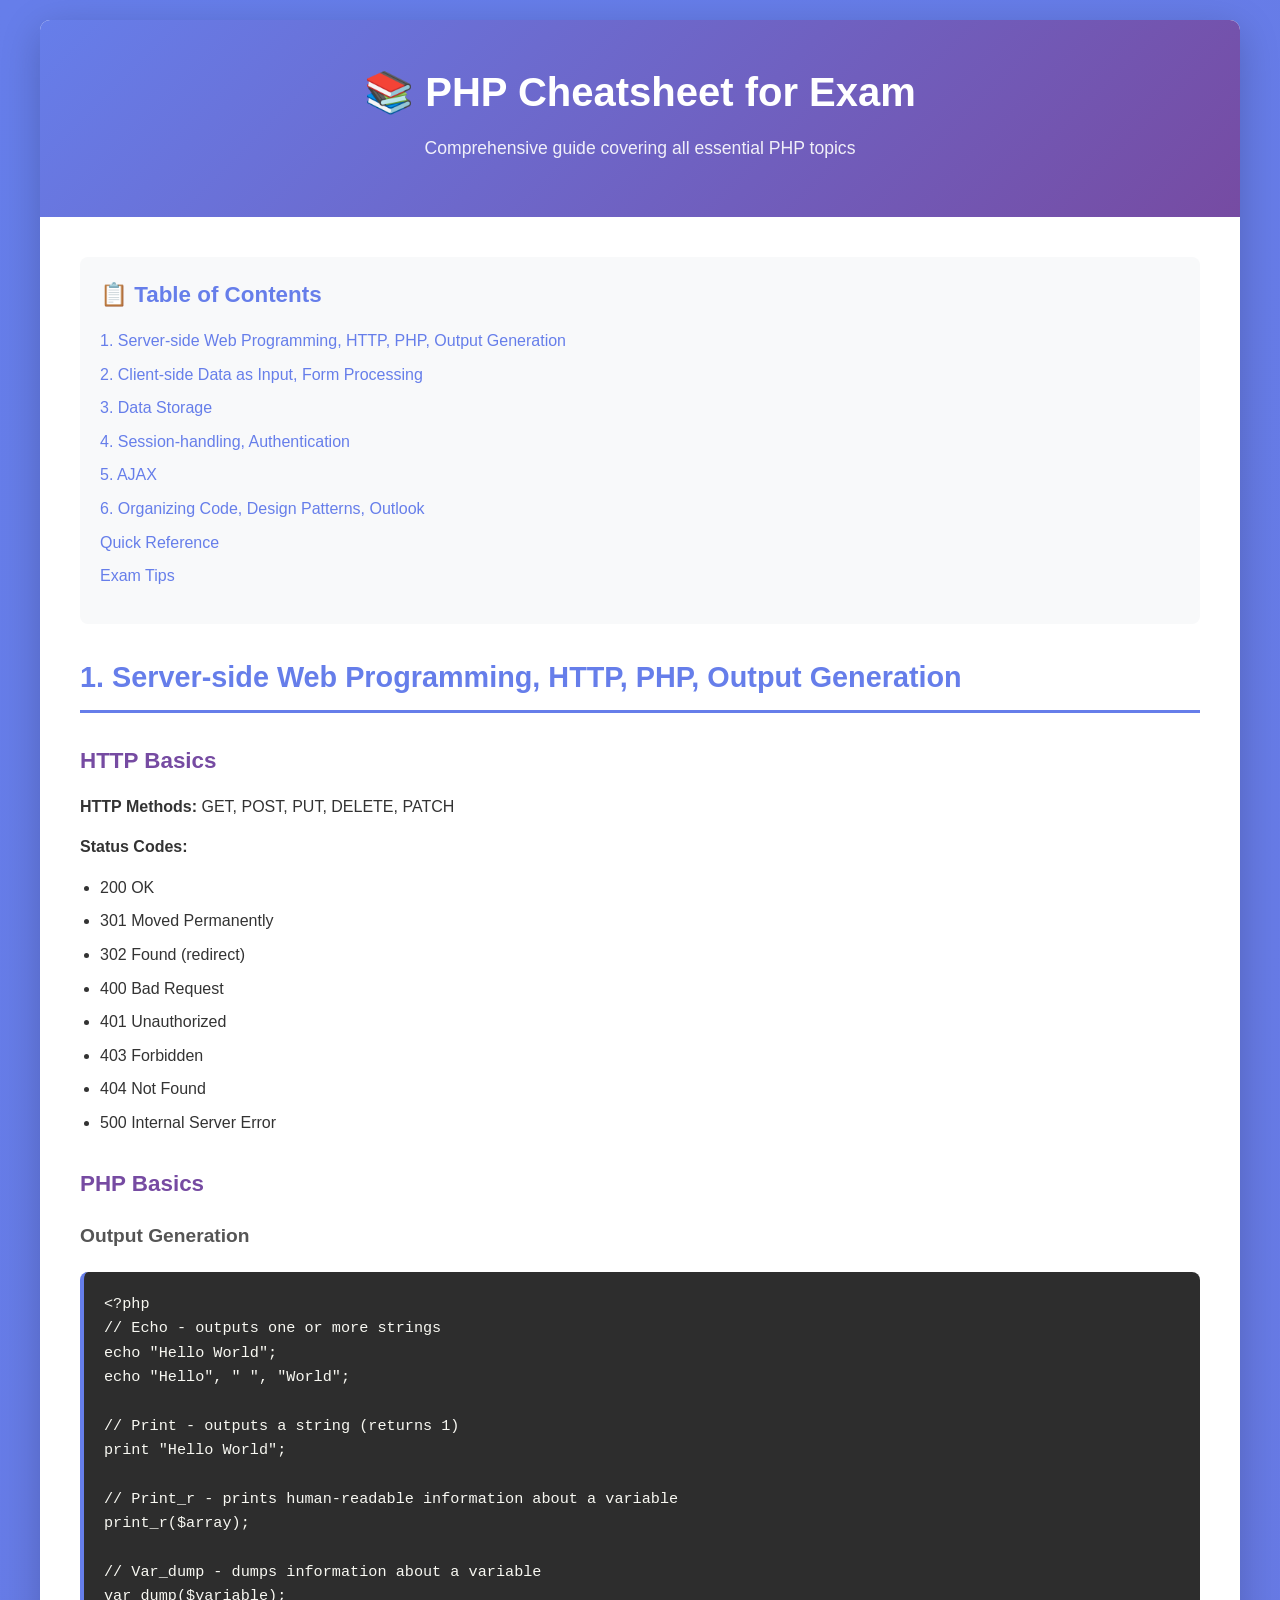
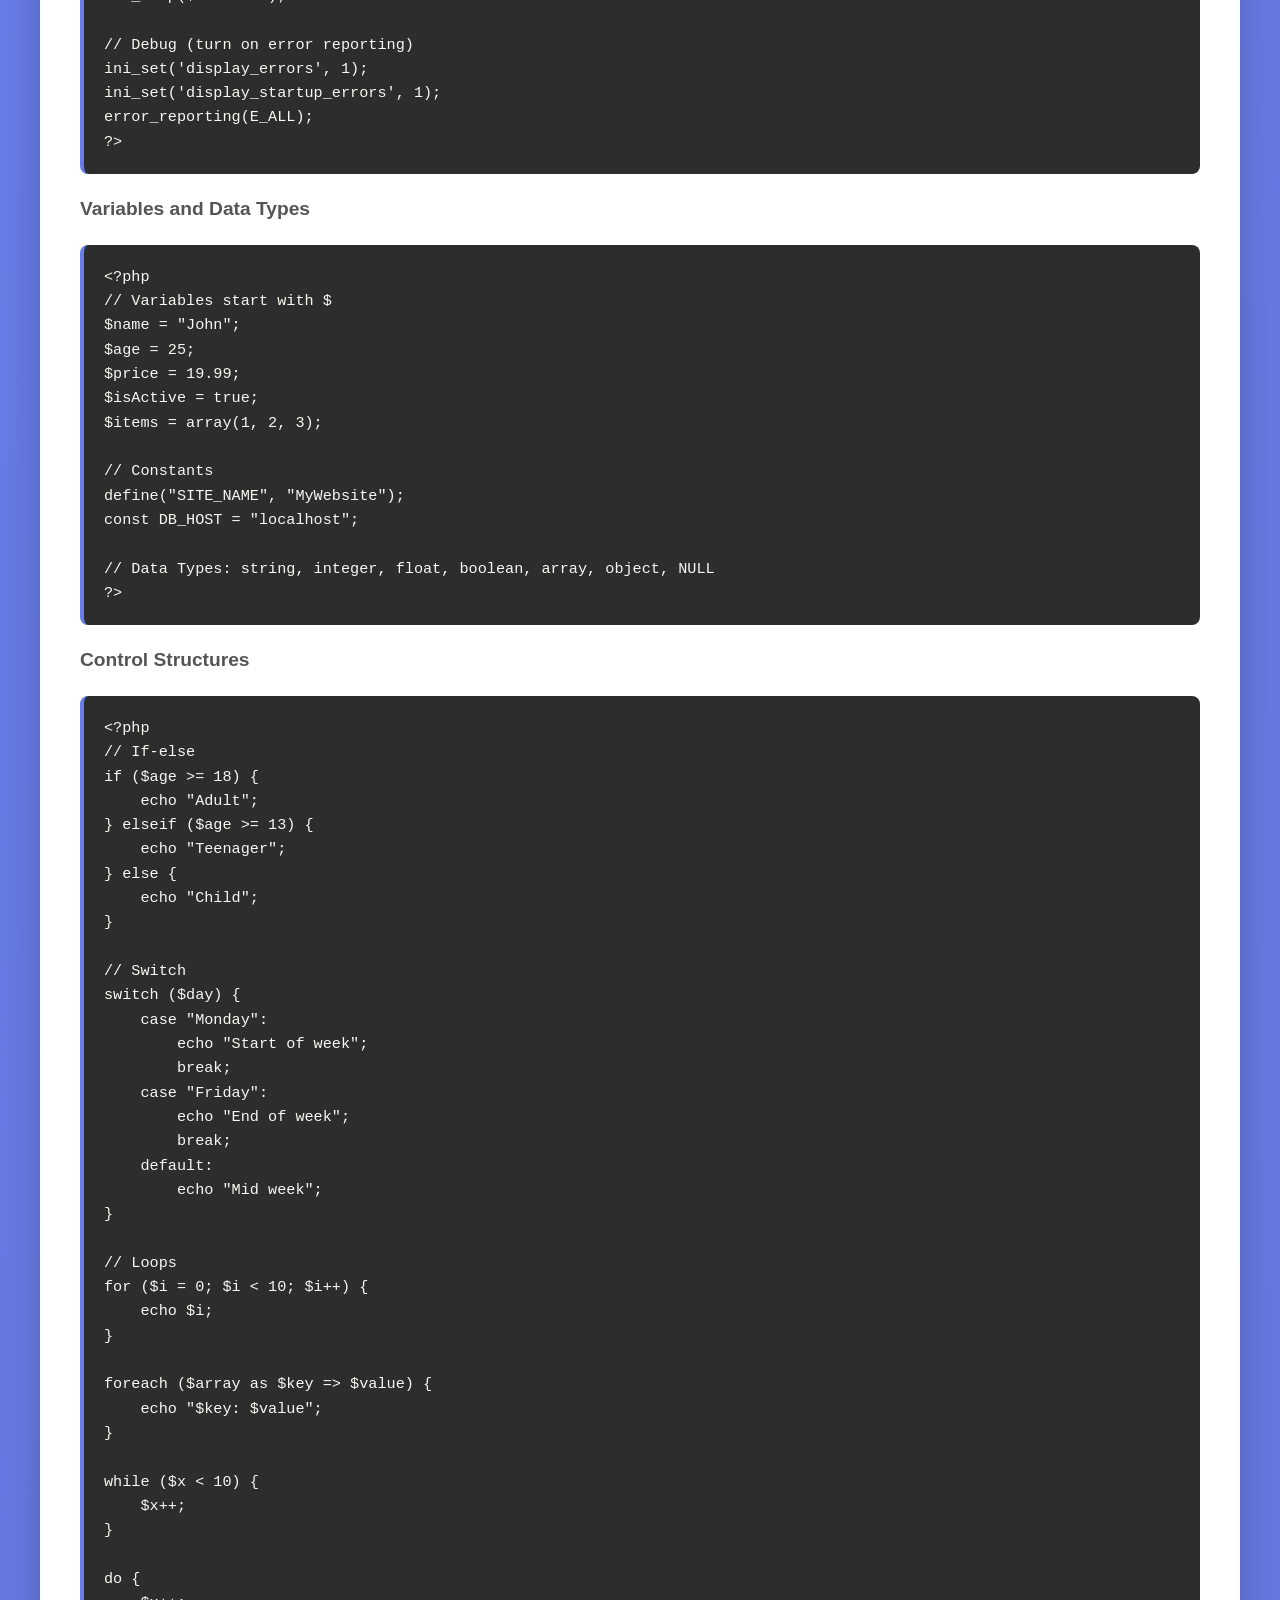
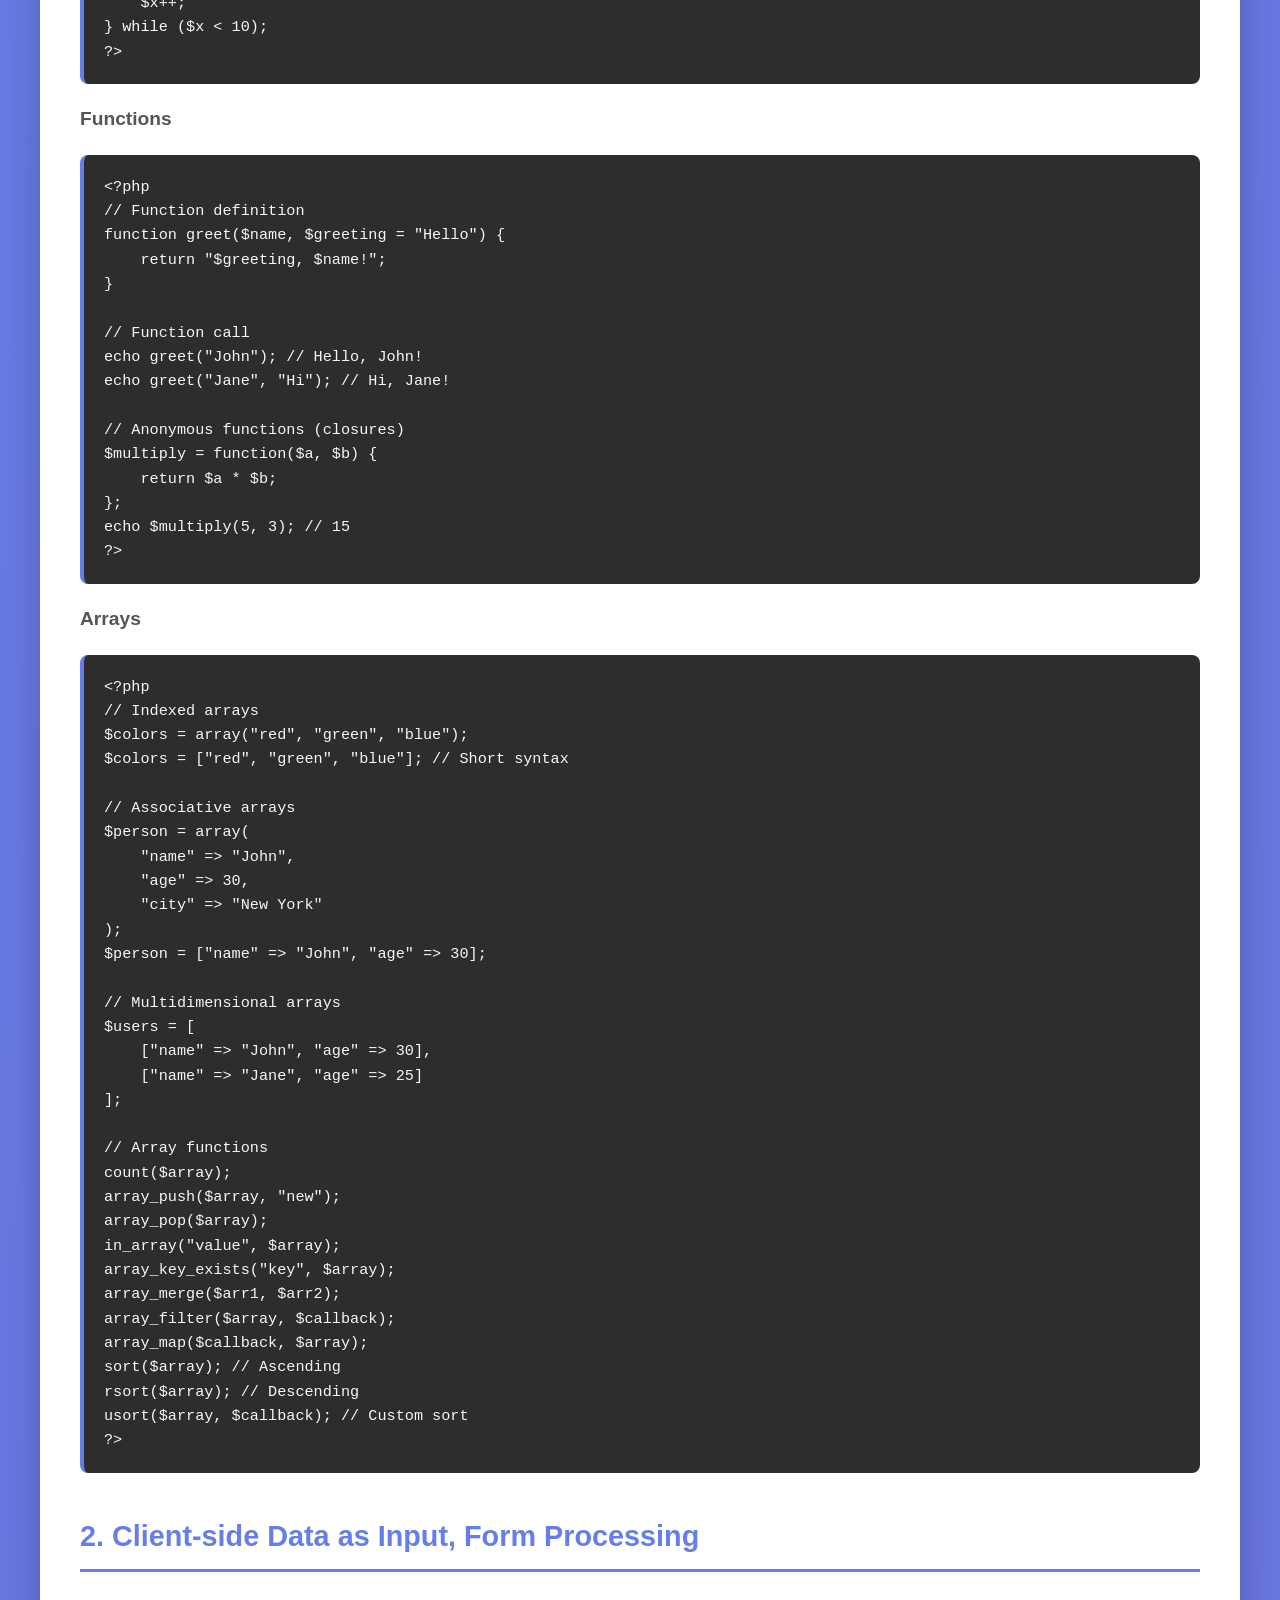
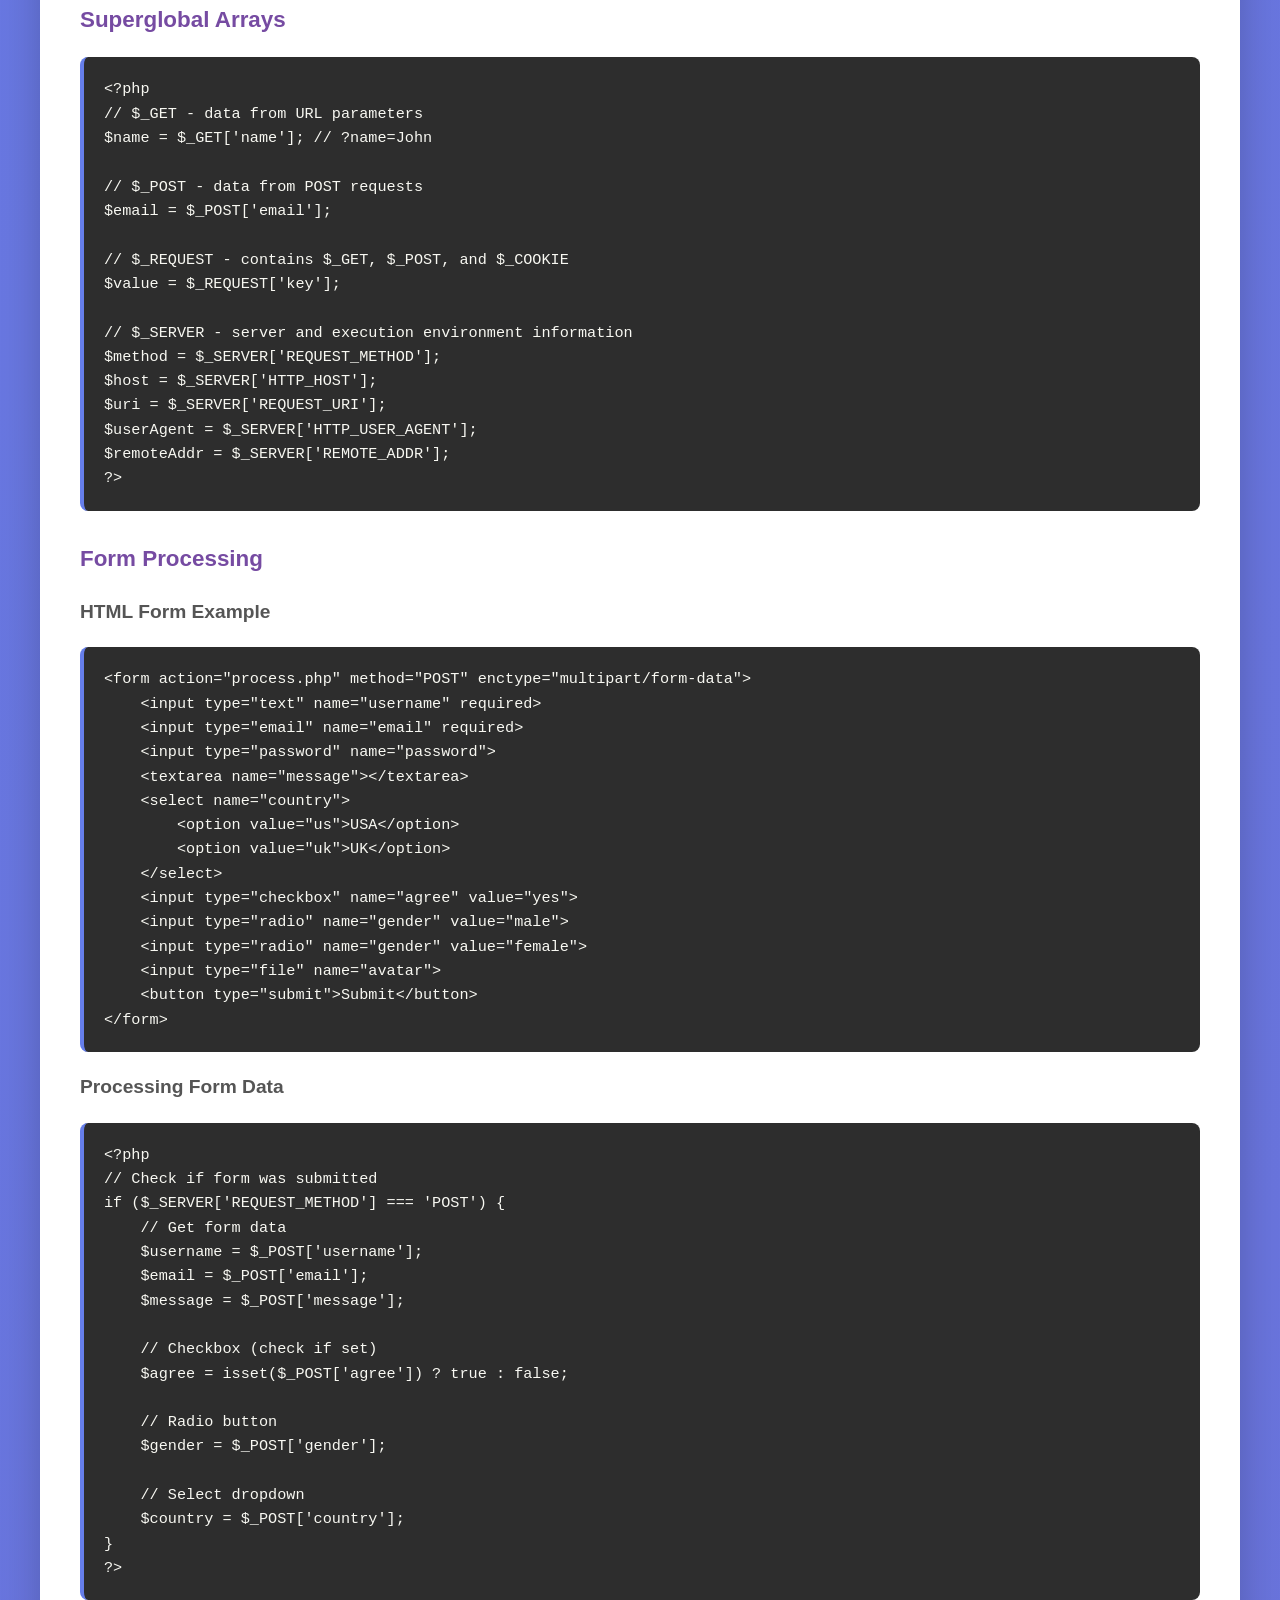
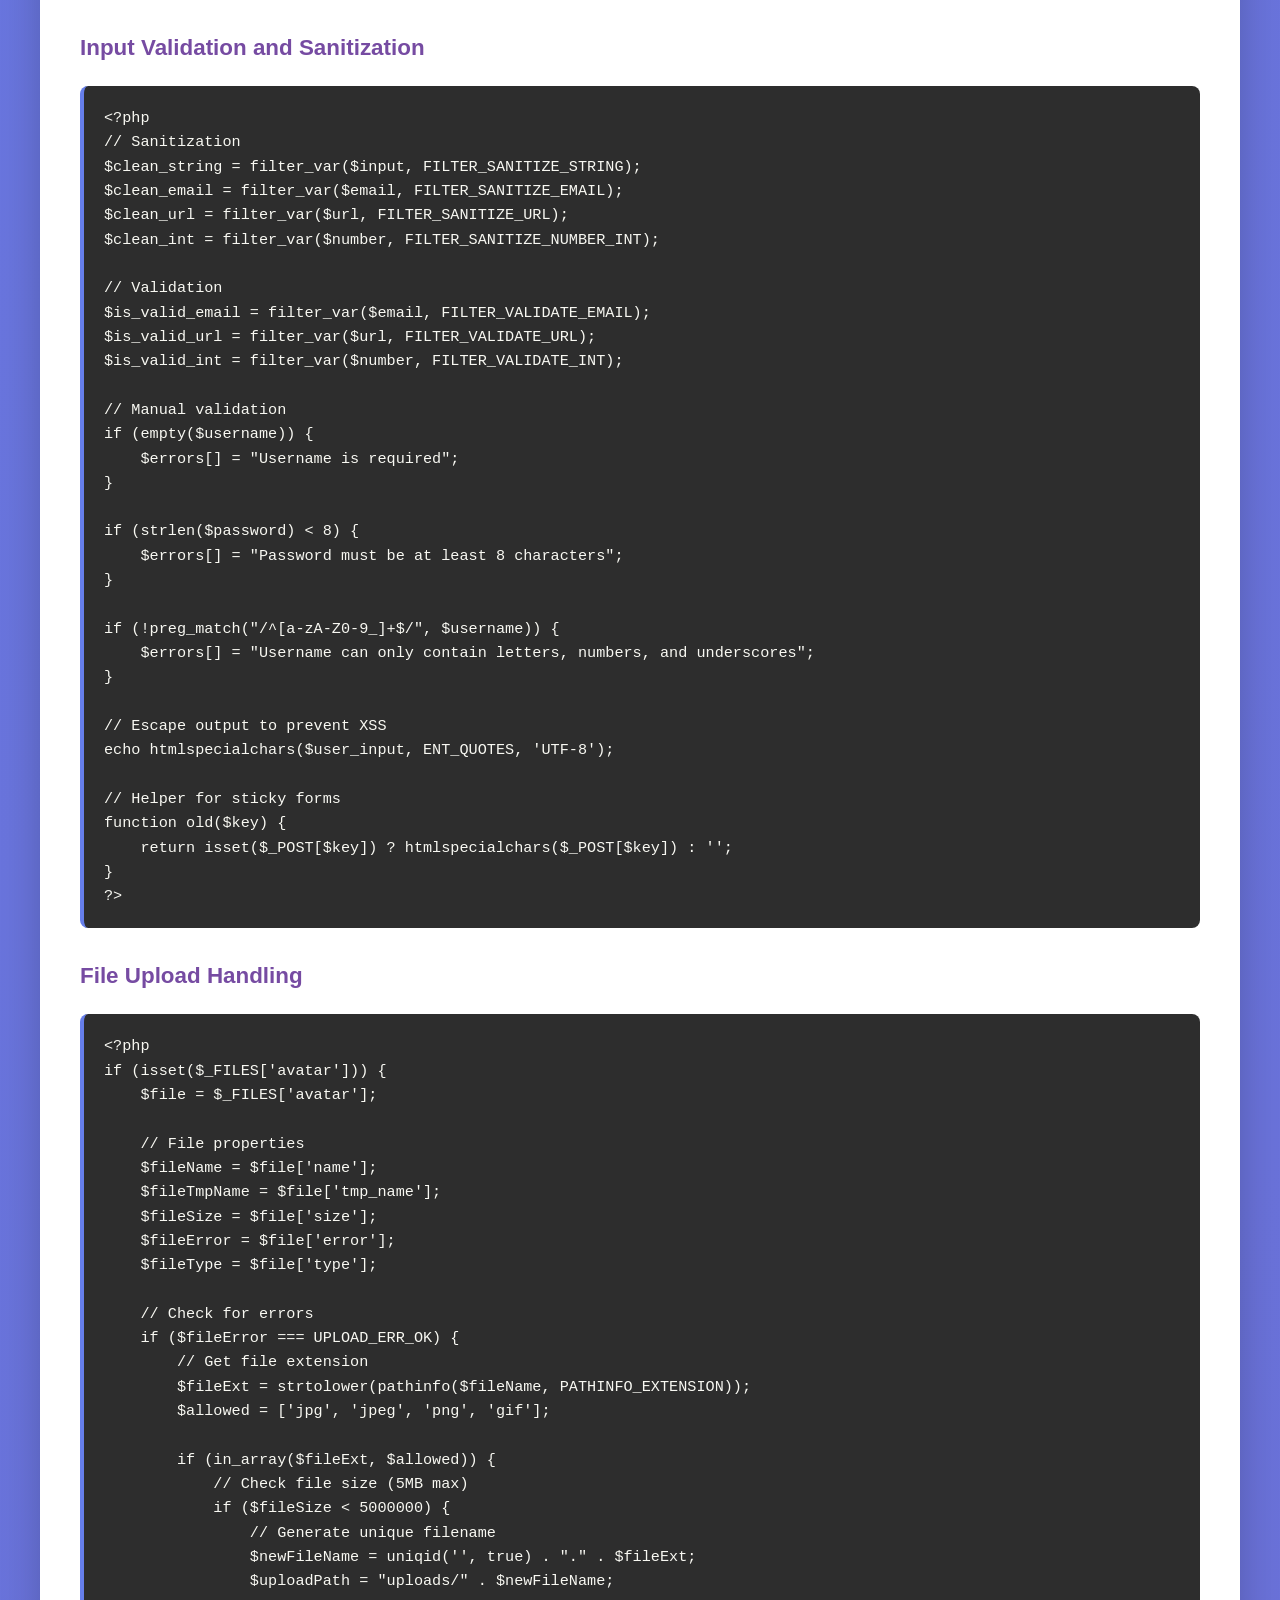
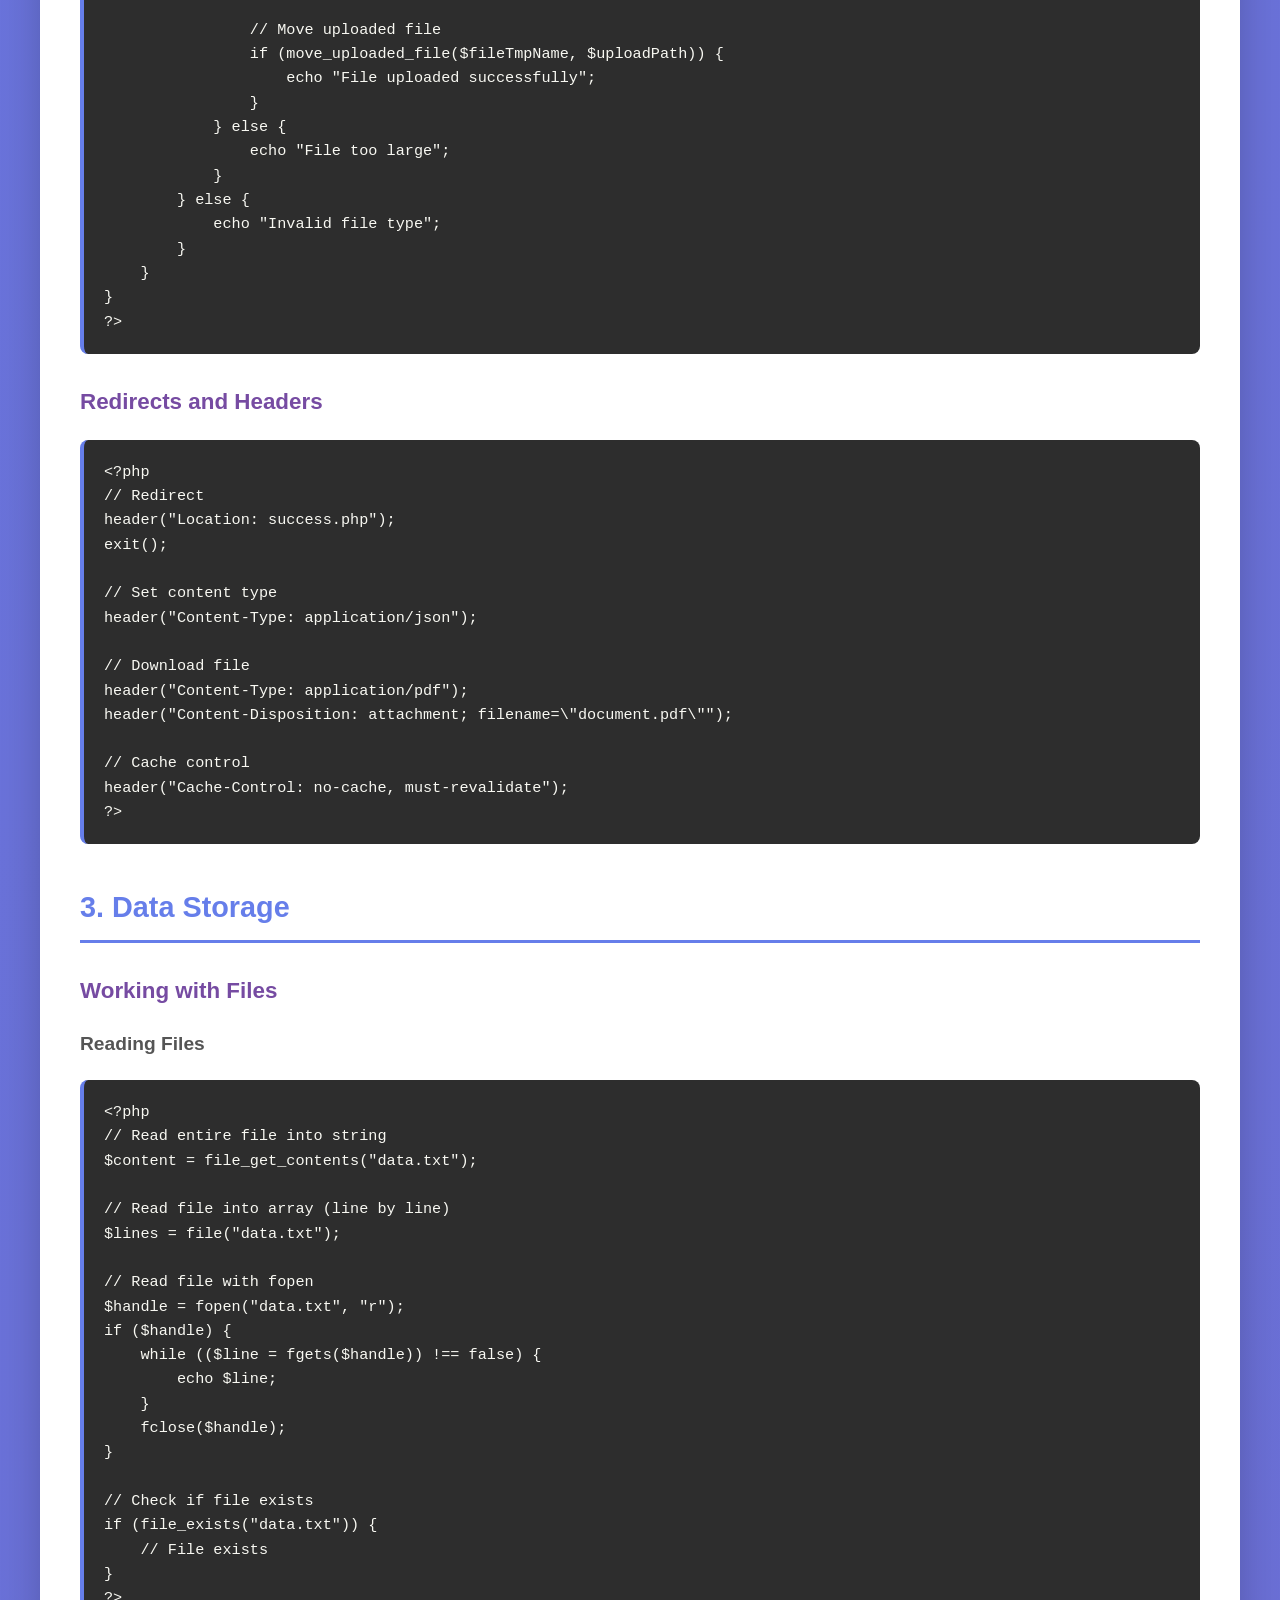
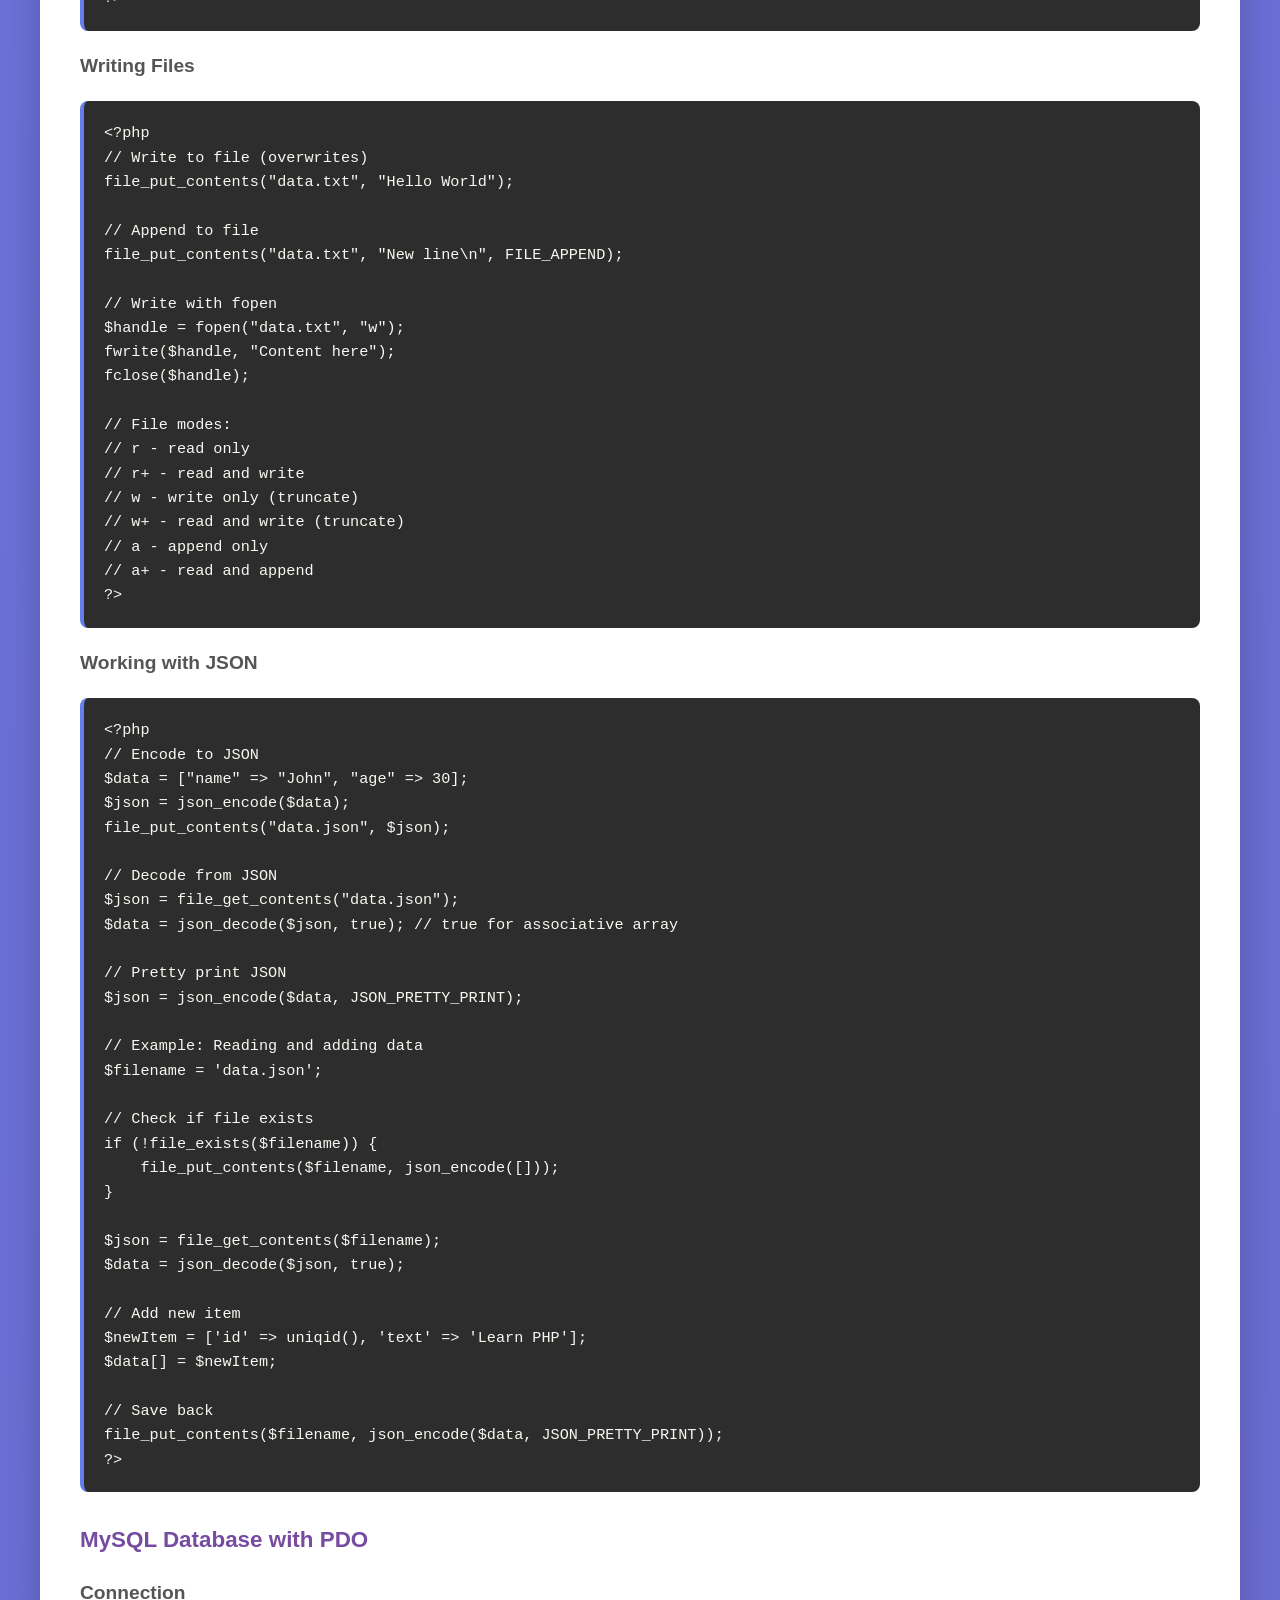
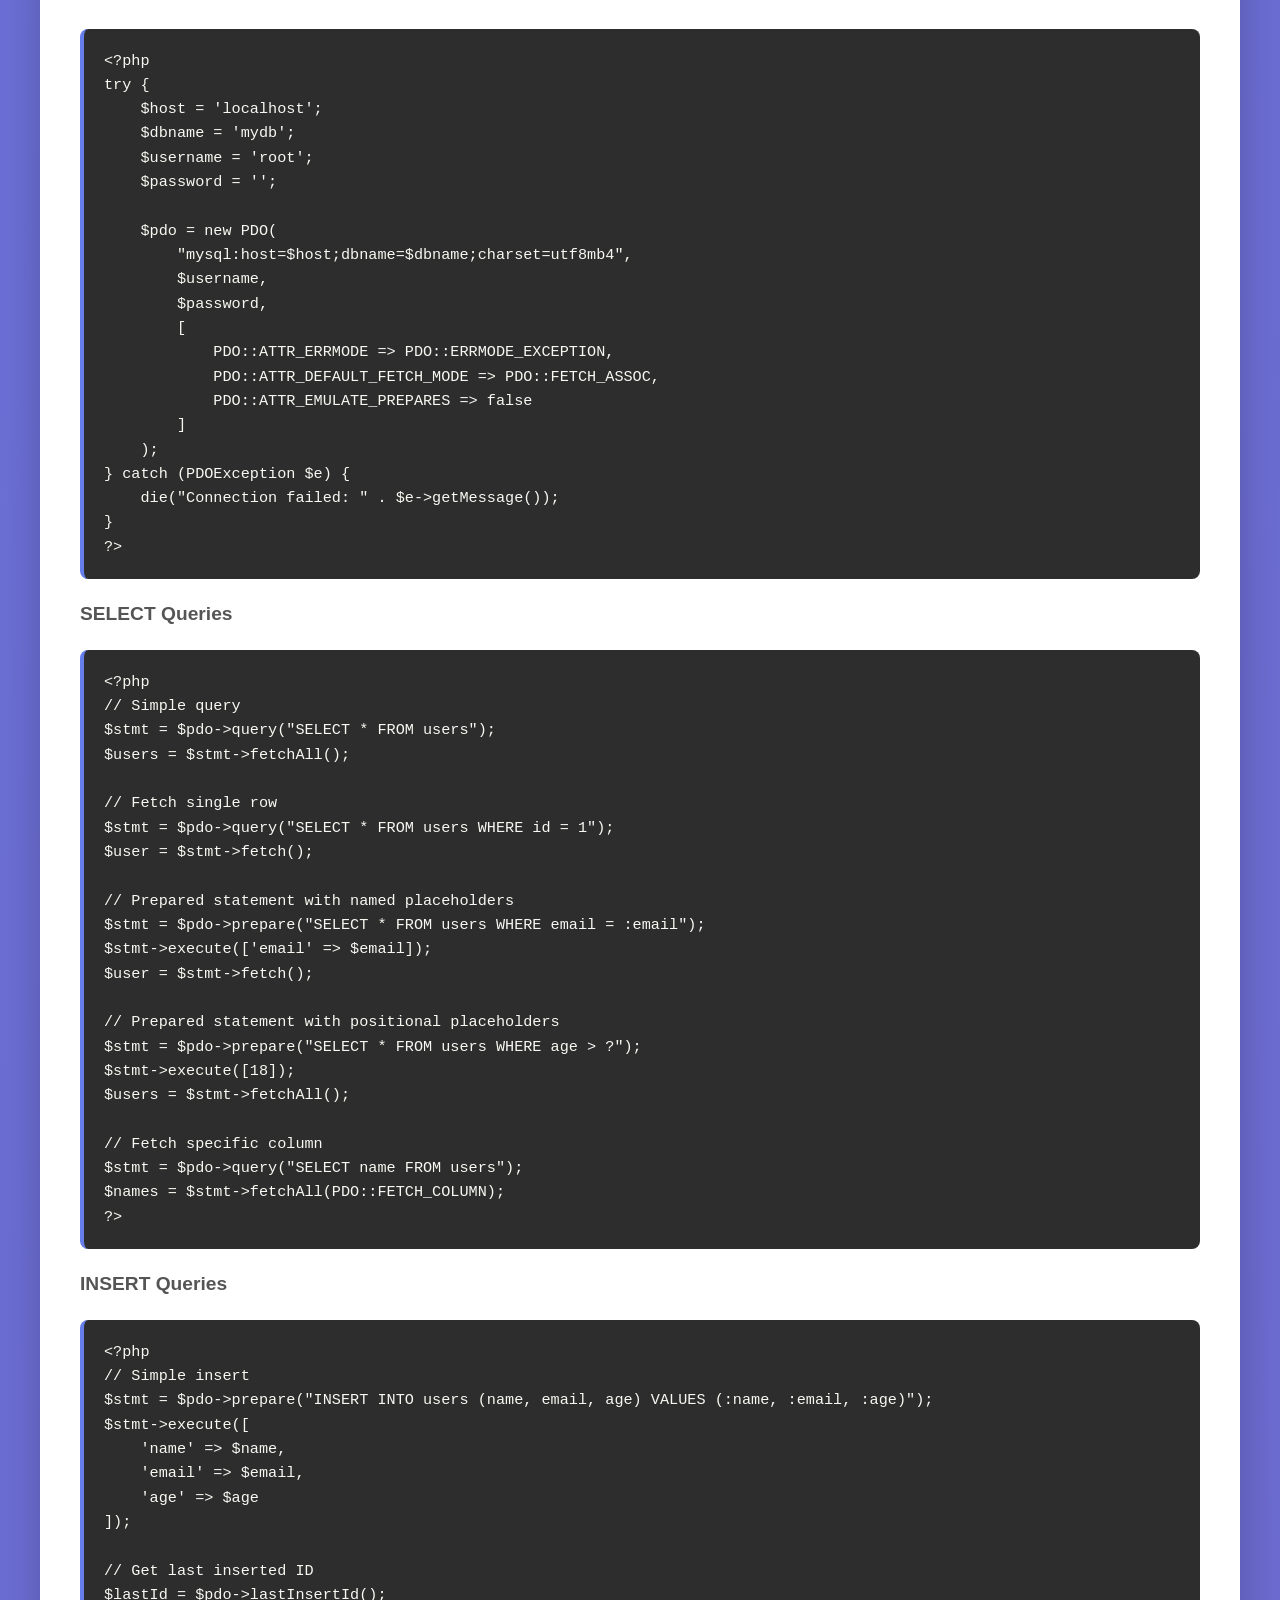
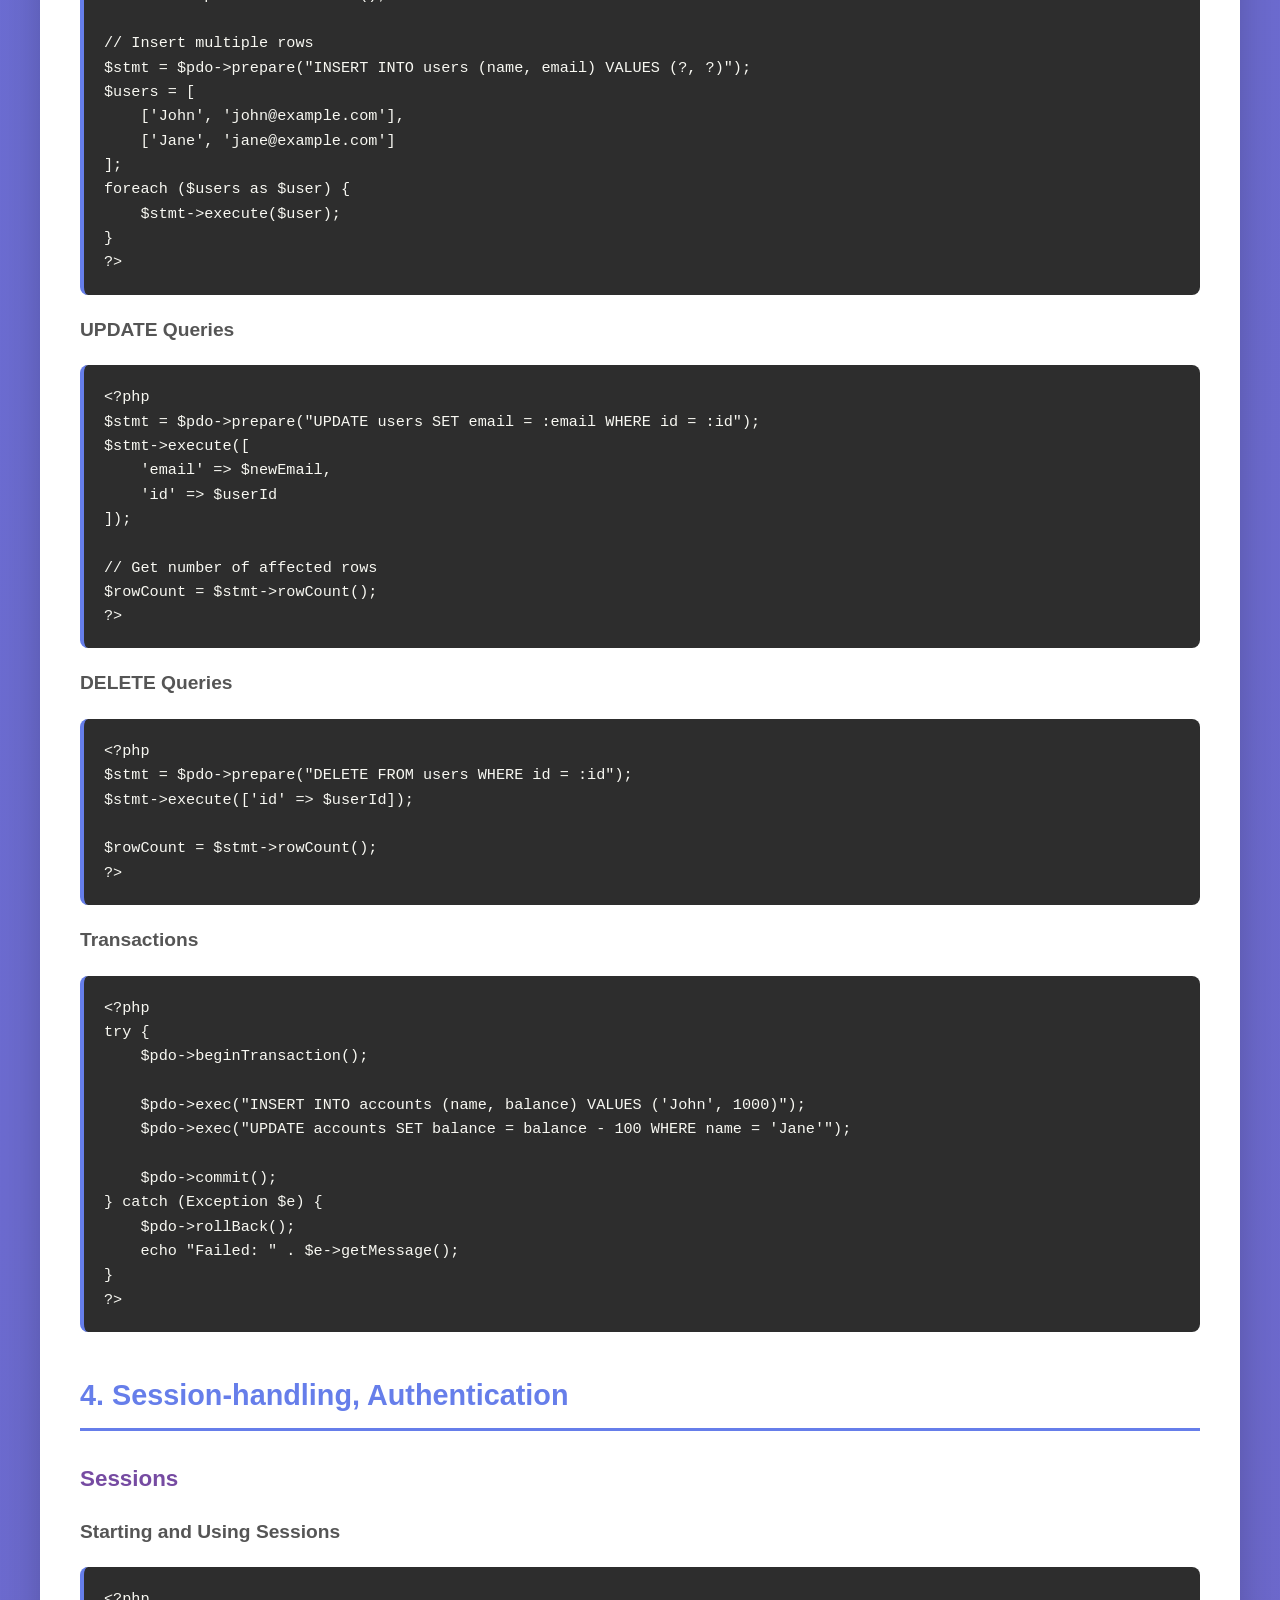
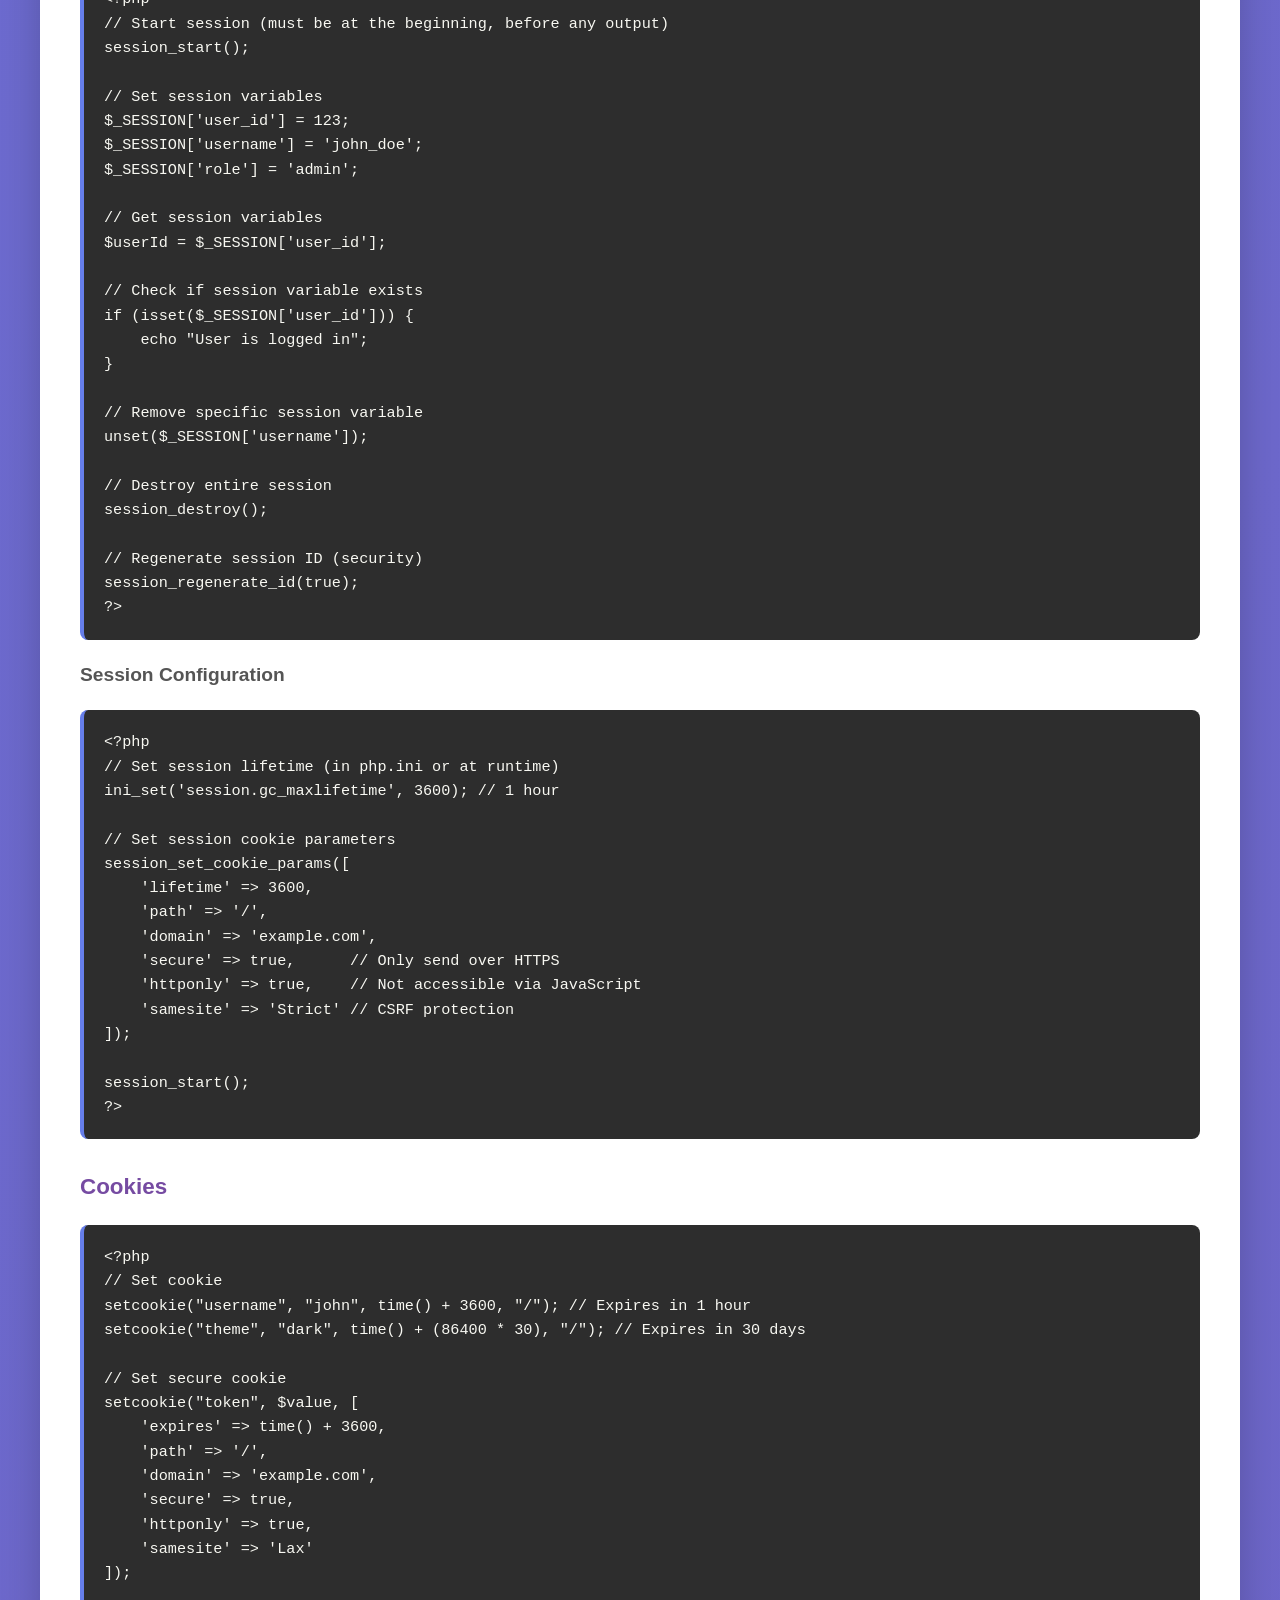
<file: web-programming/EXAM_PREP/php/cheatsheet.html>
<!DOCTYPE html>
<html lang="en">
<head>
    <meta charset="UTF-8">
    <meta name="viewport" content="width=device-width, initial-scale=1.0">
    <title>PHP Cheatsheet for Exam</title>
    <style>
        * {
            margin: 0;
            padding: 0;
            box-sizing: border-box;
        }

        body {
            font-family: -apple-system, BlinkMacSystemFont, 'Segoe UI', Roboto, 'Helvetica Neue', Arial, sans-serif;
            line-height: 1.6;
            color: #333;
            background: linear-gradient(135deg, #667eea 0%, #764ba2 100%);
            padding: 20px;
        }

        .container {
            max-width: 1200px;
            margin: 0 auto;
            background: white;
            border-radius: 10px;
            box-shadow: 0 10px 40px rgba(0, 0, 0, 0.2);
            overflow: hidden;
        }

        header {
            background: linear-gradient(135deg, #667eea 0%, #764ba2 100%);
            color: white;
            padding: 40px;
            text-align: center;
        }

        header h1 {
            font-size: 2.5em;
            margin-bottom: 10px;
        }

        header p {
            font-size: 1.1em;
            opacity: 0.9;
        }

        .content {
            padding: 40px;
        }

        h2 {
            color: #667eea;
            margin-top: 40px;
            margin-bottom: 20px;
            padding-bottom: 10px;
            border-bottom: 3px solid #667eea;
            font-size: 1.8em;
        }

        h2:first-child {
            margin-top: 0;
        }

        h3 {
            color: #764ba2;
            margin-top: 30px;
            margin-bottom: 15px;
            font-size: 1.4em;
        }

        h4 {
            color: #555;
            margin-top: 20px;
            margin-bottom: 10px;
            font-size: 1.2em;
        }

        p {
            margin-bottom: 15px;
        }

        ul, ol {
            margin-left: 20px;
            margin-bottom: 15px;
        }

        li {
            margin-bottom: 8px;
        }

        code {
            background: #f4f4f4;
            padding: 2px 6px;
            border-radius: 3px;
            font-family: 'Courier New', monospace;
            font-size: 0.9em;
            color: #e83e8c;
        }

        pre {
            background: #2d2d2d;
            color: #f8f8f2;
            padding: 20px;
            border-radius: 8px;
            overflow-x: auto;
            margin: 20px 0;
            border-left: 4px solid #667eea;
        }

        pre code {
            background: none;
            padding: 0;
            color: #f8f8f2;
            font-size: 0.95em;
        }

        table {
            width: 100%;
            border-collapse: collapse;
            margin: 20px 0;
            box-shadow: 0 2px 8px rgba(0, 0, 0, 0.1);
        }

        th {
            background: #667eea;
            color: white;
            padding: 12px;
            text-align: left;
            font-weight: 600;
        }

        td {
            padding: 12px;
            border-bottom: 1px solid #ddd;
        }

        tr:hover {
            background: #f8f9fa;
        }

        .section {
            margin-bottom: 40px;
        }

        .note {
            background: #fff3cd;
            border-left: 4px solid #ffc107;
            padding: 15px;
            margin: 20px 0;
            border-radius: 4px;
        }

        .tip {
            background: #d1ecf1;
            border-left: 4px solid #17a2b8;
            padding: 15px;
            margin: 20px 0;
            border-radius: 4px;
        }

        .warning {
            background: #f8d7da;
            border-left: 4px solid #dc3545;
            padding: 15px;
            margin: 20px 0;
            border-radius: 4px;
        }

        .checklist {
            background: #d4edda;
            padding: 20px;
            border-radius: 8px;
            margin: 20px 0;
        }

        .checklist li {
            list-style: none;
            padding-left: 25px;
            position: relative;
        }

        .checklist li:before {
            content: "✅";
            position: absolute;
            left: 0;
        }

        .keyword {
            color: #569cd6;
        }

        .string {
            color: #ce9178;
        }

        .comment {
            color: #6a9955;
        }

        .function {
            color: #dcdcaa;
        }

        #toc {
            background: #f8f9fa;
            padding: 20px;
            border-radius: 8px;
            margin-bottom: 30px;
        }

        #toc h3 {
            margin-top: 0;
            color: #667eea;
        }

        #toc ul {
            list-style: none;
            margin-left: 0;
        }

        #toc li {
            margin-bottom: 8px;
        }

        #toc a {
            color: #667eea;
            text-decoration: none;
            transition: color 0.3s;
        }

        #toc a:hover {
            color: #764ba2;
            text-decoration: underline;
        }

        .emoji {
            font-size: 1.2em;
        }

        @media print {
            body {
                background: white;
                padding: 0;
            }

            .container {
                box-shadow: none;
            }

            pre {
                page-break-inside: avoid;
            }
        }

        @media (max-width: 768px) {
            .content {
                padding: 20px;
            }

            header {
                padding: 20px;
            }

            header h1 {
                font-size: 1.8em;
            }

            h2 {
                font-size: 1.5em;
            }
        }
    </style>
</head>
<body>
    <div class="container">
        <header>
            <h1>📚 PHP Cheatsheet for Exam</h1>
            <p>Comprehensive guide covering all essential PHP topics</p>
        </header>

        <div class="content">
            <div id="toc">
                <h3>📋 Table of Contents</h3>
                <ul>
                    <li><a href="#topic1">1. Server-side Web Programming, HTTP, PHP, Output Generation</a></li>
                    <li><a href="#topic2">2. Client-side Data as Input, Form Processing</a></li>
                    <li><a href="#topic3">3. Data Storage</a></li>
                    <li><a href="#topic4">4. Session-handling, Authentication</a></li>
                    <li><a href="#topic5">5. AJAX</a></li>
                    <li><a href="#topic6">6. Organizing Code, Design Patterns, Outlook</a></li>
                    <li><a href="#reference">Quick Reference</a></li>
                    <li><a href="#exam-tips">Exam Tips</a></li>
                </ul>
            </div>

            <div class="section" id="topic1">
                <h2>1. Server-side Web Programming, HTTP, PHP, Output Generation</h2>

                <h3>HTTP Basics</h3>
                <p><strong>HTTP Methods:</strong> GET, POST, PUT, DELETE, PATCH</p>
                
                <p><strong>Status Codes:</strong></p>
                <ul>
                    <li>200 OK</li>
                    <li>301 Moved Permanently</li>
                    <li>302 Found (redirect)</li>
                    <li>400 Bad Request</li>
                    <li>401 Unauthorized</li>
                    <li>403 Forbidden</li>
                    <li>404 Not Found</li>
                    <li>500 Internal Server Error</li>
                </ul>

                <h3>PHP Basics</h3>

                <h4>Output Generation</h4>
                <pre><code>&lt;?php
// Echo - outputs one or more strings
echo "Hello World";
echo "Hello", " ", "World";

// Print - outputs a string (returns 1)
print "Hello World";

// Print_r - prints human-readable information about a variable
print_r($array);

// Var_dump - dumps information about a variable
var_dump($variable);

// Debug (turn on error reporting)
ini_set('display_errors', 1);
ini_set('display_startup_errors', 1);
error_reporting(E_ALL);
?&gt;</code></pre>

                <h4>Variables and Data Types</h4>
                <pre><code>&lt;?php
// Variables start with $
$name = "John";
$age = 25;
$price = 19.99;
$isActive = true;
$items = array(1, 2, 3);

// Constants
define("SITE_NAME", "MyWebsite");
const DB_HOST = "localhost";

// Data Types: string, integer, float, boolean, array, object, NULL
?&gt;</code></pre>

                <h4>Control Structures</h4>
                <pre><code>&lt;?php
// If-else
if ($age >= 18) {
    echo "Adult";
} elseif ($age >= 13) {
    echo "Teenager";
} else {
    echo "Child";
}

// Switch
switch ($day) {
    case "Monday":
        echo "Start of week";
        break;
    case "Friday":
        echo "End of week";
        break;
    default:
        echo "Mid week";
}

// Loops
for ($i = 0; $i < 10; $i++) {
    echo $i;
}

foreach ($array as $key => $value) {
    echo "$key: $value";
}

while ($x < 10) {
    $x++;
}

do {
    $x++;
} while ($x < 10);
?&gt;</code></pre>

                <h4>Functions</h4>
                <pre><code>&lt;?php
// Function definition
function greet($name, $greeting = "Hello") {
    return "$greeting, $name!";
}

// Function call
echo greet("John"); // Hello, John!
echo greet("Jane", "Hi"); // Hi, Jane!

// Anonymous functions (closures)
$multiply = function($a, $b) {
    return $a * $b;
};
echo $multiply(5, 3); // 15
?&gt;</code></pre>

                <h4>Arrays</h4>
                <pre><code>&lt;?php
// Indexed arrays
$colors = array("red", "green", "blue");
$colors = ["red", "green", "blue"]; // Short syntax

// Associative arrays
$person = array(
    "name" => "John",
    "age" => 30,
    "city" => "New York"
);
$person = ["name" => "John", "age" => 30];

// Multidimensional arrays
$users = [
    ["name" => "John", "age" => 30],
    ["name" => "Jane", "age" => 25]
];

// Array functions
count($array);
array_push($array, "new");
array_pop($array);
in_array("value", $array);
array_key_exists("key", $array);
array_merge($arr1, $arr2);
array_filter($array, $callback);
array_map($callback, $array);
sort($array); // Ascending
rsort($array); // Descending
usort($array, $callback); // Custom sort
?&gt;</code></pre>
            </div>

            <div class="section" id="topic2">
                <h2>2. Client-side Data as Input, Form Processing</h2>

                <h3>Superglobal Arrays</h3>
                <pre><code>&lt;?php
// $_GET - data from URL parameters
$name = $_GET['name']; // ?name=John

// $_POST - data from POST requests
$email = $_POST['email'];

// $_REQUEST - contains $_GET, $_POST, and $_COOKIE
$value = $_REQUEST['key'];

// $_SERVER - server and execution environment information
$method = $_SERVER['REQUEST_METHOD'];
$host = $_SERVER['HTTP_HOST'];
$uri = $_SERVER['REQUEST_URI'];
$userAgent = $_SERVER['HTTP_USER_AGENT'];
$remoteAddr = $_SERVER['REMOTE_ADDR'];
?&gt;</code></pre>

                <h3>Form Processing</h3>

                <h4>HTML Form Example</h4>
                <pre><code>&lt;form action="process.php" method="POST" enctype="multipart/form-data"&gt;
    &lt;input type="text" name="username" required&gt;
    &lt;input type="email" name="email" required&gt;
    &lt;input type="password" name="password"&gt;
    &lt;textarea name="message"&gt;&lt;/textarea&gt;
    &lt;select name="country"&gt;
        &lt;option value="us"&gt;USA&lt;/option&gt;
        &lt;option value="uk"&gt;UK&lt;/option&gt;
    &lt;/select&gt;
    &lt;input type="checkbox" name="agree" value="yes"&gt;
    &lt;input type="radio" name="gender" value="male"&gt;
    &lt;input type="radio" name="gender" value="female"&gt;
    &lt;input type="file" name="avatar"&gt;
    &lt;button type="submit"&gt;Submit&lt;/button&gt;
&lt;/form&gt;</code></pre>

                <h4>Processing Form Data</h4>
                <pre><code>&lt;?php
// Check if form was submitted
if ($_SERVER['REQUEST_METHOD'] === 'POST') {
    // Get form data
    $username = $_POST['username'];
    $email = $_POST['email'];
    $message = $_POST['message'];
    
    // Checkbox (check if set)
    $agree = isset($_POST['agree']) ? true : false;
    
    // Radio button
    $gender = $_POST['gender'];
    
    // Select dropdown
    $country = $_POST['country'];
}
?&gt;</code></pre>

                <h3>Input Validation and Sanitization</h3>
                <pre><code>&lt;?php
// Sanitization
$clean_string = filter_var($input, FILTER_SANITIZE_STRING);
$clean_email = filter_var($email, FILTER_SANITIZE_EMAIL);
$clean_url = filter_var($url, FILTER_SANITIZE_URL);
$clean_int = filter_var($number, FILTER_SANITIZE_NUMBER_INT);

// Validation
$is_valid_email = filter_var($email, FILTER_VALIDATE_EMAIL);
$is_valid_url = filter_var($url, FILTER_VALIDATE_URL);
$is_valid_int = filter_var($number, FILTER_VALIDATE_INT);

// Manual validation
if (empty($username)) {
    $errors[] = "Username is required";
}

if (strlen($password) < 8) {
    $errors[] = "Password must be at least 8 characters";
}

if (!preg_match("/^[a-zA-Z0-9_]+$/", $username)) {
    $errors[] = "Username can only contain letters, numbers, and underscores";
}

// Escape output to prevent XSS
echo htmlspecialchars($user_input, ENT_QUOTES, 'UTF-8');

// Helper for sticky forms
function old($key) {
    return isset($_POST[$key]) ? htmlspecialchars($_POST[$key]) : '';
}
?&gt;</code></pre>

                <h3>File Upload Handling</h3>
                <pre><code>&lt;?php
if (isset($_FILES['avatar'])) {
    $file = $_FILES['avatar'];
    
    // File properties
    $fileName = $file['name'];
    $fileTmpName = $file['tmp_name'];
    $fileSize = $file['size'];
    $fileError = $file['error'];
    $fileType = $file['type'];
    
    // Check for errors
    if ($fileError === UPLOAD_ERR_OK) {
        // Get file extension
        $fileExt = strtolower(pathinfo($fileName, PATHINFO_EXTENSION));
        $allowed = ['jpg', 'jpeg', 'png', 'gif'];
        
        if (in_array($fileExt, $allowed)) {
            // Check file size (5MB max)
            if ($fileSize < 5000000) {
                // Generate unique filename
                $newFileName = uniqid('', true) . "." . $fileExt;
                $uploadPath = "uploads/" . $newFileName;
                
                // Move uploaded file
                if (move_uploaded_file($fileTmpName, $uploadPath)) {
                    echo "File uploaded successfully";
                }
            } else {
                echo "File too large";
            }
        } else {
            echo "Invalid file type";
        }
    }
}
?&gt;</code></pre>

                <h3>Redirects and Headers</h3>
                <pre><code>&lt;?php
// Redirect
header("Location: success.php");
exit();

// Set content type
header("Content-Type: application/json");

// Download file
header("Content-Type: application/pdf");
header("Content-Disposition: attachment; filename=\"document.pdf\"");

// Cache control
header("Cache-Control: no-cache, must-revalidate");
?&gt;</code></pre>
            </div>

            <div class="section" id="topic3">
                <h2>3. Data Storage</h2>

                <h3>Working with Files</h3>

                <h4>Reading Files</h4>
                <pre><code>&lt;?php
// Read entire file into string
$content = file_get_contents("data.txt");

// Read file into array (line by line)
$lines = file("data.txt");

// Read file with fopen
$handle = fopen("data.txt", "r");
if ($handle) {
    while (($line = fgets($handle)) !== false) {
        echo $line;
    }
    fclose($handle);
}

// Check if file exists
if (file_exists("data.txt")) {
    // File exists
}
?&gt;</code></pre>

                <h4>Writing Files</h4>
                <pre><code>&lt;?php
// Write to file (overwrites)
file_put_contents("data.txt", "Hello World");

// Append to file
file_put_contents("data.txt", "New line\n", FILE_APPEND);

// Write with fopen
$handle = fopen("data.txt", "w");
fwrite($handle, "Content here");
fclose($handle);

// File modes:
// r - read only
// r+ - read and write
// w - write only (truncate)
// w+ - read and write (truncate)
// a - append only
// a+ - read and append
?&gt;</code></pre>

                <h4>Working with JSON</h4>
                <pre><code>&lt;?php
// Encode to JSON
$data = ["name" => "John", "age" => 30];
$json = json_encode($data);
file_put_contents("data.json", $json);

// Decode from JSON
$json = file_get_contents("data.json");
$data = json_decode($json, true); // true for associative array

// Pretty print JSON
$json = json_encode($data, JSON_PRETTY_PRINT);

// Example: Reading and adding data
$filename = 'data.json';

// Check if file exists
if (!file_exists($filename)) {
    file_put_contents($filename, json_encode([]));
}

$json = file_get_contents($filename);
$data = json_decode($json, true);

// Add new item
$newItem = ['id' => uniqid(), 'text' => 'Learn PHP'];
$data[] = $newItem;

// Save back
file_put_contents($filename, json_encode($data, JSON_PRETTY_PRINT));
?&gt;</code></pre>

                <h3>MySQL Database with PDO</h3>

                <h4>Connection</h4>
                <pre><code>&lt;?php
try {
    $host = 'localhost';
    $dbname = 'mydb';
    $username = 'root';
    $password = '';
    
    $pdo = new PDO(
        "mysql:host=$host;dbname=$dbname;charset=utf8mb4",
        $username,
        $password,
        [
            PDO::ATTR_ERRMODE => PDO::ERRMODE_EXCEPTION,
            PDO::ATTR_DEFAULT_FETCH_MODE => PDO::FETCH_ASSOC,
            PDO::ATTR_EMULATE_PREPARES => false
        ]
    );
} catch (PDOException $e) {
    die("Connection failed: " . $e->getMessage());
}
?&gt;</code></pre>

                <h4>SELECT Queries</h4>
                <pre><code>&lt;?php
// Simple query
$stmt = $pdo->query("SELECT * FROM users");
$users = $stmt->fetchAll();

// Fetch single row
$stmt = $pdo->query("SELECT * FROM users WHERE id = 1");
$user = $stmt->fetch();

// Prepared statement with named placeholders
$stmt = $pdo->prepare("SELECT * FROM users WHERE email = :email");
$stmt->execute(['email' => $email]);
$user = $stmt->fetch();

// Prepared statement with positional placeholders
$stmt = $pdo->prepare("SELECT * FROM users WHERE age > ?");
$stmt->execute([18]);
$users = $stmt->fetchAll();

// Fetch specific column
$stmt = $pdo->query("SELECT name FROM users");
$names = $stmt->fetchAll(PDO::FETCH_COLUMN);
?&gt;</code></pre>

                <h4>INSERT Queries</h4>
                <pre><code>&lt;?php
// Simple insert
$stmt = $pdo->prepare("INSERT INTO users (name, email, age) VALUES (:name, :email, :age)");
$stmt->execute([
    'name' => $name,
    'email' => $email,
    'age' => $age
]);

// Get last inserted ID
$lastId = $pdo->lastInsertId();

// Insert multiple rows
$stmt = $pdo->prepare("INSERT INTO users (name, email) VALUES (?, ?)");
$users = [
    ['John', 'john@example.com'],
    ['Jane', 'jane@example.com']
];
foreach ($users as $user) {
    $stmt->execute($user);
}
?&gt;</code></pre>

                <h4>UPDATE Queries</h4>
                <pre><code>&lt;?php
$stmt = $pdo->prepare("UPDATE users SET email = :email WHERE id = :id");
$stmt->execute([
    'email' => $newEmail,
    'id' => $userId
]);

// Get number of affected rows
$rowCount = $stmt->rowCount();
?&gt;</code></pre>

                <h4>DELETE Queries</h4>
                <pre><code>&lt;?php
$stmt = $pdo->prepare("DELETE FROM users WHERE id = :id");
$stmt->execute(['id' => $userId]);

$rowCount = $stmt->rowCount();
?&gt;</code></pre>

                <h4>Transactions</h4>
                <pre><code>&lt;?php
try {
    $pdo->beginTransaction();
    
    $pdo->exec("INSERT INTO accounts (name, balance) VALUES ('John', 1000)");
    $pdo->exec("UPDATE accounts SET balance = balance - 100 WHERE name = 'Jane'");
    
    $pdo->commit();
} catch (Exception $e) {
    $pdo->rollBack();
    echo "Failed: " . $e->getMessage();
}
?&gt;</code></pre>
            </div>

            <div class="section" id="topic4">
                <h2>4. Session-handling, Authentication</h2>

                <h3>Sessions</h3>

                <h4>Starting and Using Sessions</h4>
                <pre><code>&lt;?php
// Start session (must be at the beginning, before any output)
session_start();

// Set session variables
$_SESSION['user_id'] = 123;
$_SESSION['username'] = 'john_doe';
$_SESSION['role'] = 'admin';

// Get session variables
$userId = $_SESSION['user_id'];

// Check if session variable exists
if (isset($_SESSION['user_id'])) {
    echo "User is logged in";
}

// Remove specific session variable
unset($_SESSION['username']);

// Destroy entire session
session_destroy();

// Regenerate session ID (security)
session_regenerate_id(true);
?&gt;</code></pre>

                <h4>Session Configuration</h4>
                <pre><code>&lt;?php
// Set session lifetime (in php.ini or at runtime)
ini_set('session.gc_maxlifetime', 3600); // 1 hour

// Set session cookie parameters
session_set_cookie_params([
    'lifetime' => 3600,
    'path' => '/',
    'domain' => 'example.com',
    'secure' => true,      // Only send over HTTPS
    'httponly' => true,    // Not accessible via JavaScript
    'samesite' => 'Strict' // CSRF protection
]);

session_start();
?&gt;</code></pre>

                <h3>Cookies</h3>
                <pre><code>&lt;?php
// Set cookie
setcookie("username", "john", time() + 3600, "/"); // Expires in 1 hour
setcookie("theme", "dark", time() + (86400 * 30), "/"); // Expires in 30 days

// Set secure cookie
setcookie("token", $value, [
    'expires' => time() + 3600,
    'path' => '/',
    'domain' => 'example.com',
    'secure' => true,
    'httponly' => true,
    'samesite' => 'Lax'
]);

// Get cookie
if (isset($_COOKIE['username'])) {
    $username = $_COOKIE['username'];
}

// Delete cookie (set expiration to past)
setcookie("username", "", time() - 3600, "/");
?&gt;</code></pre>

                <h3>Authentication System</h3>

                <h4>Registration</h4>
                <pre><code>&lt;?php
session_start();

if ($_SERVER['REQUEST_METHOD'] === 'POST') {
    $username = trim($_POST['username']);
    $email = trim($_POST['email']);
    $password = $_POST['password'];
    
    // Validate input
    $errors = [];
    
    if (empty($username)) {
        $errors[] = "Username is required";
    }
    
    if (!filter_var($email, FILTER_VALIDATE_EMAIL)) {
        $errors[] = "Invalid email";
    }
    
    if (strlen($password) < 8) {
        $errors[] = "Password must be at least 8 characters";
    }
    
    if (empty($errors)) {
        // Hash password
        $hashedPassword = password_hash($password, PASSWORD_DEFAULT);
        
        // Insert into database
        $stmt = $pdo->prepare("INSERT INTO users (username, email, password) VALUES (?, ?, ?)");
        try {
            $stmt->execute([$username, $email, $hashedPassword]);
            $_SESSION['success'] = "Registration successful";
            header("Location: login.php");
            exit();
        } catch (PDOException $e) {
            $errors[] = "Username or email already exists";
        }
    }
}
?&gt;</code></pre>

                <h4>Login</h4>
                <pre><code>&lt;?php
session_start();

if ($_SERVER['REQUEST_METHOD'] === 'POST') {
    $username = trim($_POST['username']);
    $password = $_POST['password'];
    
    // Get user from database
    $stmt = $pdo->prepare("SELECT * FROM users WHERE username = ? OR email = ?");
    $stmt->execute([$username, $username]);
    $user = $stmt->fetch();
    
    if ($user && password_verify($password, $user['password'])) {
        // Login successful
        session_regenerate_id(true); // Security: prevent session fixation
        
        $_SESSION['user_id'] = $user['id'];
        $_SESSION['username'] = $user['username'];
        $_SESSION['role'] = $user['role'];
        $_SESSION['logged_in'] = true;
        
        // Remember me functionality (optional)
        if (isset($_POST['remember'])) {
            $token = bin2hex(random_bytes(32));
            setcookie('remember_token', $token, time() + (86400 * 30), '/', '', true, true);
            
            // Store token in database
            $stmt = $pdo->prepare("UPDATE users SET remember_token = ? WHERE id = ?");
            $stmt->execute([$token, $user['id']]);
        }
        
        header("Location: dashboard.php");
        exit();
    } else {
        $error = "Invalid credentials";
    }
}
?&gt;</code></pre>

                <h4>Logout</h4>
                <pre><code>&lt;?php
session_start();

// Unset all session variables
$_SESSION = [];

// Delete session cookie
if (isset($_COOKIE[session_name()])) {
    setcookie(session_name(), '', time() - 3600, '/');
}

// Delete remember me cookie
if (isset($_COOKIE['remember_token'])) {
    setcookie('remember_token', '', time() - 3600, '/');
}

// Destroy session
session_destroy();

header("Location: login.php");
exit();
?&gt;</code></pre>

                <h4>Protected Pages (Authentication Check)</h4>
                <pre><code>&lt;?php
session_start();

// Check if user is logged in
if (!isset($_SESSION['logged_in']) || $_SESSION['logged_in'] !== true) {
    header("Location: login.php");
    exit();
}

// Check user role
if ($_SESSION['role'] !== 'admin') {
    header("Location: access-denied.php");
    exit();
}

// User is authenticated, continue with page content
?&gt;</code></pre>

                <h3>Security Best Practices</h3>
                <pre><code>&lt;?php
// 1. CSRF Protection
session_start();

// Generate CSRF token
if (!isset($_SESSION['csrf_token'])) {
    $_SESSION['csrf_token'] = bin2hex(random_bytes(32));
}

// In form:
// &lt;input type="hidden" name="csrf_token" value="&lt;?php echo $_SESSION['csrf_token']; ?&gt;"&gt;

// Verify CSRF token
if ($_SERVER['REQUEST_METHOD'] === 'POST') {
    if (!isset($_POST['csrf_token']) || $_POST['csrf_token'] !== $_SESSION['csrf_token']) {
        die("CSRF token validation failed");
    }
}

// 2. XSS Prevention
echo htmlspecialchars($user_input, ENT_QUOTES, 'UTF-8');

// 3. SQL Injection Prevention
// Always use prepared statements!
$stmt = $pdo->prepare("SELECT * FROM users WHERE id = ?");
$stmt->execute([$userId]);

// 4. Password Hashing
$hash = password_hash($password, PASSWORD_DEFAULT);
$isValid = password_verify($password, $hash);

// 5. Secure Session Configuration
ini_set('session.cookie_httponly', 1);
ini_set('session.cookie_secure', 1);
ini_set('session.use_strict_mode', 1);
?&gt;</code></pre>
            </div>

            <div class="section" id="topic5">
                <h2>5. AJAX</h2>

                <h3>AJAX Basics</h3>

                <h4>JavaScript (Client-side)</h4>
                <pre><code>// Using Fetch API (modern approach)
fetch('api.php', {
    method: 'POST',
    headers: {
        'Content-Type': 'application/json'
    },
    body: JSON.stringify({ name: 'John', age: 30 })
})
.then(response => response.json())
.then(data => console.log(data))
.catch(error => console.error('Error:', error));

// GET request
fetch('api.php?id=123')
    .then(response => response.json())
    .then(data => console.log(data));

// Using async/await
async function fetchData() {
    try {
        const response = await fetch('api.php');
        const data = await response.json();
        console.log(data);
    } catch (error) {
        console.error('Error:', error);
    }
}

// Using XMLHttpRequest
function sendAjaxRequest(url, data, callback) {
    const xhr = new XMLHttpRequest();
    xhr.open('POST', url, true);
    xhr.setRequestHeader('Content-Type', 'application/x-www-form-urlencoded');
    
    xhr.onreadystatechange = function() {
        if (xhr.readyState === 4 && xhr.status === 200) {
            callback(xhr.responseText);
        }
    };
    
    xhr.send(data);
}</code></pre>

                <h4>PHP (Server-side)</h4>
                <pre><code>&lt;?php
// api.php - Handle AJAX requests

// Set header for JSON response
header('Content-Type: application/json');

// Handle POST request
if ($_SERVER['REQUEST_METHOD'] === 'POST') {
    // Get JSON data
    $json = file_get_contents('php://input');
    $data = json_decode($json, true);
    
    // Or get form data
    $name = $_POST['name'] ?? '';
    $age = $_POST['age'] ?? '';
    
    // Process data
    $result = [
        'success' => true,
        'message' => 'Data received',
        'data' => $data
    ];
    
    echo json_encode($result);
    exit();
}

// Handle GET request
if ($_SERVER['REQUEST_METHOD'] === 'GET') {
    $id = $_GET['id'] ?? 0;
    
    // Fetch from database
    $stmt = $pdo->prepare("SELECT * FROM users WHERE id = ?");
    $stmt->execute([$id]);
    $user = $stmt->fetch();
    
    if ($user) {
        echo json_encode(['success' => true, 'user' => $user]);
    } else {
        echo json_encode(['success' => false, 'message' => 'User not found']);
    }
    exit();
}
?&gt;</code></pre>

                <h3>Complete AJAX Examples</h3>

                <h4>Example 1: Load Data</h4>
                <pre><code>&lt;!-- HTML --&gt;
&lt;button onclick="loadUsers()"&gt;Load Users&lt;/button&gt;
&lt;div id="users"&gt;&lt;/div&gt;

&lt;script&gt;
function loadUsers() {
    fetch('get-users.php')
        .then(response => response.json())
        .then(data => {
            if (data.success) {
                let html = '&lt;ul&gt;';
                data.users.forEach(user => {
                    html += `&lt;li&gt;${user.name} (${user.email})&lt;/li&gt;`;
                });
                html += '&lt;/ul&gt;';
                document.getElementById('users').innerHTML = html;
            }
        })
        .catch(error => console.error('Error:', error));
}
&lt;/script&gt;</code></pre>

                <pre><code>&lt;?php
// get-users.php
header('Content-Type: application/json');

$stmt = $pdo->query("SELECT id, name, email FROM users");
$users = $stmt->fetchAll();

echo json_encode([
    'success' => true,
    'users' => $users
]);
?&gt;</code></pre>

                <h4>Example 2: Submit Form</h4>
                <pre><code>&lt;!-- HTML --&gt;
&lt;form id="userForm"&gt;
    &lt;input type="text" name="name" required&gt;
    &lt;input type="email" name="email" required&gt;
    &lt;button type="submit"&gt;Submit&lt;/button&gt;
&lt;/form&gt;
&lt;div id="message"&gt;&lt;/div&gt;

&lt;script&gt;
document.getElementById('userForm').addEventListener('submit', function(e) {
    e.preventDefault();
    
    const formData = new FormData(this);
    
    fetch('save-user.php', {
        method: 'POST',
        body: formData
    })
    .then(response => response.json())
    .then(data => {
        const messageDiv = document.getElementById('message');
        if (data.success) {
            messageDiv.innerHTML = '&lt;p style="color: green;"&gt;' + data.message + '&lt;/p&gt;';
            this.reset();
        } else {
            messageDiv.innerHTML = '&lt;p style="color: red;"&gt;' + data.message + '&lt;/p&gt;';
        }
    })
    .catch(error => {
        console.error('Error:', error);
    });
});
&lt;/script&gt;</code></pre>

                <h4>Example 3: Live Search</h4>
                <pre><code>&lt;!-- HTML --&gt;
&lt;input type="text" id="searchInput" placeholder="Search users..."&gt;
&lt;div id="results"&gt;&lt;/div&gt;

&lt;script&gt;
let searchTimeout;

document.getElementById('searchInput').addEventListener('input', function() {
    clearTimeout(searchTimeout);
    
    const query = this.value.trim();
    
    if (query.length < 2) {
        document.getElementById('results').innerHTML = '';
        return;
    }
    
    searchTimeout = setTimeout(() => {
        fetch('search.php?q=' + encodeURIComponent(query))
            .then(response => response.json())
            .then(data => {
                let html = '';
                if (data.results.length > 0) {
                    html = '&lt;ul&gt;';
                    data.results.forEach(user => {
                        html += `&lt;li&gt;${user.name} - ${user.email}&lt;/li&gt;`;
                    });
                    html += '&lt;/ul&gt;';
                } else {
                    html = '&lt;p&gt;No results found&lt;/p&gt;';
                }
                document.getElementById('results').innerHTML = html;
            })
            .catch(error => console.error('Error:', error));
    }, 300); // Debounce 300ms
});
&lt;/script&gt;</code></pre>

                <pre><code>&lt;?php
// search.php
header('Content-Type: application/json');

$query = $_GET['q'] ?? '';

if (strlen($query) >= 2) {
    $searchTerm = "%$query%";
    $stmt = $pdo->prepare("SELECT name, email FROM users WHERE name LIKE ? OR email LIKE ? LIMIT 10");
    $stmt->execute([$searchTerm, $searchTerm]);
    $results = $stmt->fetchAll();
    
    echo json_encode(['results' => $results]);
} else {
    echo json_encode(['results' => []]);
}
?&gt;</code></pre>
            </div>

            <div class="section" id="topic6">
                <h2>6. Organizing Code, Design Patterns, Outlook</h2>

                <h3>Code Organization</h3>

                <h4>File Structure</h4>
                <pre><code>project/
├── config/
│   ├── database.php
│   └── config.php
├── includes/
│   ├── header.php
│   ├── footer.php
│   └── functions.php
├── public/
│   ├── index.php
│   ├── login.php
│   └── css/
│       └── style.css
├── src/
│   ├── classes/
│   │   ├── User.php
│   │   └── Database.php
│   └── controllers/
│       └── UserController.php
└── vendor/</code></pre>

                <h4>Configuration File</h4>
                <pre><code>&lt;?php
// config/config.php
define('DB_HOST', 'localhost');
define('DB_NAME', 'mydb');
define('DB_USER', 'root');
define('DB_PASS', '');

define('SITE_URL', 'http://localhost');
define('SITE_NAME', 'My Website');

// Error reporting
error_reporting(E_ALL);
ini_set('display_errors', 1);

// Timezone
date_default_timezone_set('UTC');
?&gt;</code></pre>

                <h4>Database Connection (Singleton Pattern)</h4>
                <pre><code>&lt;?php
// config/database.php
class Database {
    private static $instance = null;
    private $connection;
    
    private function __construct() {
        try {
            $this->connection = new PDO(
                "mysql:host=" . DB_HOST . ";dbname=" . DB_NAME,
                DB_USER,
                DB_PASS,
                [
                    PDO::ATTR_ERRMODE => PDO::ERRMODE_EXCEPTION,
                    PDO::ATTR_DEFAULT_FETCH_MODE => PDO::FETCH_ASSOC
                ]
            );
        } catch (PDOException $e) {
            die("Connection failed: " . $e->getMessage());
        }
    }
    
    public static function getInstance() {
        if (self::$instance === null) {
            self::$instance = new Database();
        }
        return self::$instance;
    }
    
    public function getConnection() {
        return $this->connection;
    }
}
?&gt;</code></pre>

                <h4>Helper Functions</h4>
                <pre><code>&lt;?php
// includes/functions.php

function redirect($url) {
    header("Location: $url");
    exit();
}

function sanitize($data) {
    return htmlspecialchars(trim($data), ENT_QUOTES, 'UTF-8');
}

function isLoggedIn() {
    return isset($_SESSION['logged_in']) && $_SESSION['logged_in'] === true;
}

function requireAuth() {
    if (!isLoggedIn()) {
        redirect('login.php');
    }
}

function setFlashMessage($message, $type = 'info') {
    $_SESSION['flash'] = ['message' => $message, 'type' => $type];
}

function getFlashMessage() {
    if (isset($_SESSION['flash'])) {
        $flash = $_SESSION['flash'];
        unset($_SESSION['flash']);
        return $flash;
    }
    return null;
}
?&gt;</code></pre>

                <h3>Object-Oriented PHP</h3>

                <h4>Classes and Objects</h4>
                <pre><code>&lt;?php
// src/classes/User.php

class User {
    private $id;
    private $username;
    private $email;
    private $db;
    
    public function __construct($db) {
        $this->db = $db;
    }
    
    // Getters
    public function getId() {
        return $this->id;
    }
    
    public function getUsername() {
        return $this->username;
    }
    
    // Setters
    public function setUsername($username) {
        $this->username = $username;
    }
    
    // Methods
    public function create($username, $email, $password) {
        $hashedPassword = password_hash($password, PASSWORD_DEFAULT);
        
        $stmt = $this->db->prepare(
            "INSERT INTO users (username, email, password) VALUES (?, ?, ?)"
        );
        
        return $stmt->execute([$username, $email, $hashedPassword]);
    }
    
    public function findByUsername($username) {
        $stmt = $this->db->prepare("SELECT * FROM users WHERE username = ?");
        $stmt->execute([$username]);
        $data = $stmt->fetch();
        
        if ($data) {
            $this->id = $data['id'];
            $this->username = $data['username'];
            $this->email = $data['email'];
            return true;
        }
        
        return false;
    }
    
    public static function getAll($db) {
        $stmt = $db->query("SELECT * FROM users");
        return $stmt->fetchAll();
    }
}
?&gt;</code></pre>

                <h4>Inheritance</h4>
                <pre><code>&lt;?php
class Person {
    protected $name;
    protected $age;
    
    public function __construct($name, $age) {
        $this->name = $name;
        $this->age = $age;
    }
    
    public function getName() {
        return $this->name;
    }
}

class Student extends Person {
    private $studentId;
    
    public function __construct($name, $age, $studentId) {
        parent::__construct($name, $age);
        $this->studentId = $studentId;
    }
    
    public function getStudentId() {
        return $this->studentId;
    }
}
?&gt;</code></pre>

                <h3>Design Patterns</h3>

                <h4>MVC Pattern</h4>
                <pre><code>&lt;?php
// Model
class UserModel {
    private $db;
    
    public function __construct($db) {
        $this->db = $db;
    }
    
    public function getAllUsers() {
        $stmt = $this->db->query("SELECT * FROM users");
        return $stmt->fetchAll();
    }
}

// View
class UserView {
    public function displayUsers($users) {
        echo "&lt;h1&gt;Users&lt;/h1&gt;&lt;ul&gt;";
        foreach ($users as $user) {
            echo "&lt;li&gt;{$user['name']} - {$user['email']}&lt;/li&gt;";
        }
        echo "&lt;/ul&gt;";
    }
}

// Controller
class UserController {
    private $model;
    private $view;
    
    public function __construct($model, $view) {
        $this->model = $model;
        $this->view = $view;
    }
    
    public function showAllUsers() {
        $users = $this->model->getAllUsers();
        $this->view->displayUsers($users);
    }
}
?&gt;</code></pre>
            </div>

            <div class="section" id="reference">
                <h2>Quick Reference</h2>

                <h3>Common PHP Functions</h3>

                <h4>String Functions:</h4>
                <ul>
                    <li><code>strlen($str)</code> - Get string length</li>
                    <li><code>substr($str, $start, $length)</code> - Extract substring</li>
                    <li><code>str_replace($search, $replace, $str)</code> - Replace string</li>
                    <li><code>strpos($str, $needle)</code> - Find position of substring</li>
                    <li><code>strtolower($str)</code> - Convert to lowercase</li>
                    <li><code>strtoupper($str)</code> - Convert to uppercase</li>
                    <li><code>trim($str)</code> - Remove whitespace</li>
                    <li><code>explode($delimiter, $str)</code> - Split string to array</li>
                    <li><code>implode($glue, $array)</code> - Join array to string</li>
                </ul>

                <h4>Array Functions:</h4>
                <ul>
                    <li><code>count($array)</code> - Count elements</li>
                    <li><code>in_array($value, $array)</code> - Check if value exists</li>
                    <li><code>array_key_exists($key, $array)</code> - Check if key exists</li>
                    <li><code>array_merge($arr1, $arr2)</code> - Merge arrays</li>
                    <li><code>array_filter($array, $callback)</code> - Filter array</li>
                    <li><code>array_map($callback, $array)</code> - Transform array</li>
                    <li><code>sort($array)</code> - Sort ascending</li>
                    <li><code>rsort($array)</code> - Sort descending</li>
                    <li><code>usort($array, $callback)</code> - Custom sort</li>
                </ul>

                <h4>File Functions:</h4>
                <ul>
                    <li><code>file_exists($file)</code> - Check if file exists</li>
                    <li><code>file_get_contents($file)</code> - Read entire file</li>
                    <li><code>file_put_contents($file, $data)</code> - Write to file</li>
                    <li><code>unlink($file)</code> - Delete file</li>
                </ul>

                <h3>JavaScript vs PHP Comparison</h3>
                <table>
                    <thead>
                        <tr>
                            <th>Feature</th>
                            <th>JavaScript</th>
                            <th>PHP</th>
                        </tr>
                    </thead>
                    <tbody>
                        <tr>
                            <td>Variables</td>
                            <td><code>const x = 1</code></td>
                            <td><code>$x = 1;</code></td>
                        </tr>
                        <tr>
                            <td>Concat</td>
                            <td><code>"A" + "B"</code></td>
                            <td><code>"A" . "B"</code></td>
                        </tr>
                        <tr>
                            <td>Object/Assoc</td>
                            <td><code>{ key: "val" }</code></td>
                            <td><code>['key' => 'val']</code></td>
                        </tr>
                        <tr>
                            <td>Property</td>
                            <td><code>obj.key</code></td>
                            <td><code>$arr['key']</code> (Array) or <code>$obj->key</code> (Object)</td>
                        </tr>
                        <tr>
                            <td>Length</td>
                            <td><code>arr.length</code></td>
                            <td><code>count($arr)</code></td>
                        </tr>
                        <tr>
                            <td>Append</td>
                            <td><code>arr.push(x)</code></td>
                            <td><code>$arr[] = $x;</code></td>
                        </tr>
                        <tr>
                            <td>Logic</td>
                            <td><code>&&, ||</code></td>
                            <td><code>&&, ||</code></td>
                        </tr>
                    </tbody>
                </table>

                <h3>Security Checklist</h3>
                <div class="checklist">
                    <ul>
                        <li>Use prepared statements for database queries</li>
                        <li>Validate and sanitize all user input</li>
                        <li>Escape output with <code>htmlspecialchars()</code></li>
                        <li>Hash passwords with <code>password_hash()</code></li>
                        <li>Use HTTPS for sensitive data</li>
                        <li>Implement CSRF protection</li>
                        <li>Set secure session configuration</li>
                        <li>Validate file uploads</li>
                        <li>Always call <code>exit()</code> after <code>header()</code> redirects</li>
                        <li>Keep PHP and libraries up to date</li>
                    </ul>
                </div>
            </div>

            <div class="section" id="exam-tips">
                <h2>Exam Tips</h2>

                <div class="tip">
                    <ol>
                        <li><strong>Understand HTTP methods</strong> - Know when to use GET vs POST</li>
                        <li><strong>Form handling</strong> - Remember to validate and sanitize input</li>
                        <li><strong>Database operations</strong> - Always use prepared statements</li>
                        <li><strong>Sessions</strong> - Call <code>session_start()</code> before any output</li>
                        <li><strong>AJAX</strong> - Set proper headers (<code>Content-Type: application/json</code>) and return JSON</li>
                        <li><strong>File uploads</strong> - Check file size, type, and errors</li>
                        <li><strong>Authentication</strong> - Hash passwords, regenerate session IDs, verify credentials</li>
                        <li><strong>Error handling</strong> - Use try-catch for exceptions</li>
                        <li><strong>Code organization</strong> - Separate concerns (MVC pattern)</li>
                        <li><strong>Security</strong> - CSRF tokens, XSS prevention, SQL injection prevention</li>
                    </ol>
                </div>

                <div style="text-align: center; margin-top: 40px; padding: 30px; background: linear-gradient(135deg, #667eea 0%, #764ba2 100%); color: white; border-radius: 10px;">
                    <h2 style="color: white; border: none;">Good luck with your exam! 🚀</h2>
                </div>
            </div>
        </div>
    </div>
</body>
</html>
</file>
<file: web-programming/assignment1/style.css>
* {
    margin: 0;
    padding: 0;
    box-sizing: border-box;
}

body {
    font-family: 'Segoe UI', Tahoma, Geneva, Verdana, sans-serif;
    background: linear-gradient(135deg, #667eea 0%, #764ba2 100%);
    min-height: 100vh;
    color: #333;
}

.screen {
    display: none;
    min-height: 100vh;
    padding: 20px;
}

.screen.active {
    display: flex;
    justify-content: center;
    align-items: center;
}

.btn {
    padding: 12px 24px;
    border: none;
    border-radius: 8px;
    font-size: 16px;
    font-weight: 600;
    cursor: pointer;
    transition: all 0.3s ease;
    margin: 8px 0;
    width: 100%;
}

.btn-primary {
    background: #4CAF50;
    color: white;
}

.btn-primary:hover {
    background: #45a049;
    transform: translateY(-2px);
    box-shadow: 0 4px 12px rgba(76, 175, 80, 0.4);
}

.btn-secondary {
    background: #2196F3;
    color: white;
}

.btn-secondary:hover {
    background: #0b7dda;
    transform: translateY(-2px);
    box-shadow: 0 4px 12px rgba(33, 150, 243, 0.4);
}

.btn:disabled {
    background: #ccc;
    cursor: not-allowed;
    transform: none;
}

.menu-container {
    background: white;
    padding: 40px;
    border-radius: 16px;
    box-shadow: 0 8px 32px rgba(0, 0, 0, 0.2);
    text-align: center;
    max-width: 500px;
    width: 100%;
}

.menu-container h1 {
    color: #667eea;
    margin-bottom: 10px;
    font-size: 2.5em;
}

.subtitle {
    color: #666;
    margin-bottom: 30px;
    font-size: 1.1em;
}

.menu-form {
    display: flex;
    flex-direction: column;
    gap: 15px;
}

.menu-form label {
    text-align: left;
    font-weight: 600;
    color: #333;
}

.menu-form input {
    padding: 12px;
    border: 2px solid #ddd;
    border-radius: 8px;
    font-size: 16px;
    transition: border-color 0.3s ease;
}

.menu-form input:focus {
    outline: none;
    border-color: #667eea;
}

.rules-container, .scores-container, .game-over-container {
    background: white;
    padding: 40px;
    border-radius: 16px;
    box-shadow: 0 8px 32px rgba(0, 0, 0, 0.2);
    max-width: 800px;
    width: 100%;
    max-height: 90vh;
    overflow-y: auto;
}

.rules-content {
    text-align: left;
    margin-bottom: 20px;
}

.rules-content h3 {
    color: #667eea;
    margin-top: 20px;
    margin-bottom: 10px;
}

.rules-content ul {
    margin-left: 20px;
    line-height: 1.8;
}

.rules-content ul ul {
    margin-top: 8px;
}

.scores-list {
    margin: 20px 0;
    max-height: 400px;
    overflow-y: auto;
}

.score-entry {
    background: #f5f5f5;
    padding: 15px;
    margin: 10px 0;
    border-radius: 8px;
    display: flex;
    justify-content: space-between;
    align-items: center;
}

.score-entry .rank {
    font-weight: bold;
    color: #667eea;
    margin-right: 15px;
}

.score-entry .name {
    flex: 1;
    font-weight: 600;
}

.score-entry .score {
    font-size: 1.2em;
    color: #4CAF50;
    font-weight: bold;
    margin: 0 15px;
}

.score-entry .time {
    color: #666;
}

.no-scores {
    text-align: center;
    color: #999;
    padding: 40px;
}

.game-over-container h1 {
    color: #667eea;
    margin-bottom: 30px;
}

.final-stats {
    margin: 30px 0;
    font-size: 1.2em;
}

.final-score {
    font-size: 2em;
    color: #4CAF50;
    font-weight: bold;
    margin: 20px 0;
}

.final-time {
    color: #666;
    margin: 10px 0;
}

#game-screen.active {
    display: block;
    align-items: flex-start;
    padding: 10px;
}

.game-container {
    background: white;
    border-radius: 16px;
    padding: 20px;
    max-width: 1600px;
    margin: 0 auto;
    box-shadow: 0 8px 32px rgba(0, 0, 0, 0.2);
    min-height: calc(100vh - 40px);
}

.game-header {
    display: flex;
    justify-content: space-between;
    align-items: center;
    padding: 18px 24px;
    background: linear-gradient(135deg, #667eea 0%, #764ba2 100%);
    border-radius: 12px;
    margin-bottom: 20px;
    flex-wrap: wrap;
    gap: 15px;
    box-shadow: 0 4px 12px rgba(102, 126, 234, 0.3);
}

.game-header > div {
    display: flex;
    gap: 10px;
    align-items: center;
}

.game-header .label {
    font-weight: 600;
    color: rgba(255, 255, 255, 0.9);
    font-size: 0.95em;
}

.game-header #player-name-display,
.game-header #timer-display {
    color: white;
    font-weight: bold;
}

#current-line-display {
    font-weight: bold;
    padding: 6px 16px;
    border-radius: 6px;
    color: white;
    font-size: 1.1em;
    box-shadow: 0 2px 6px rgba(0, 0, 0, 0.3);
}

#timer-display {
    font-family: 'Courier New', monospace;
    font-size: 1.4em;
    font-weight: bold;
    background: rgba(255, 255, 255, 0.2);
    padding: 6px 16px;
    border-radius: 6px;
}

.round-order {
    display: flex;
    align-items: center;
    gap: 15px;
    padding: 15px 20px;
    background: linear-gradient(135deg, #f5f7fa 0%, #c3cfe2 100%);
    border-radius: 12px;
    margin-bottom: 20px;
    box-shadow: 0 2px 8px rgba(0, 0, 0, 0.1);
}

.round-order .label {
    font-weight: 700;
    color: #555;
    font-size: 1.05em;
}

.round-order-items {
    display: flex;
    gap: 12px;
}

.round-item {
    padding: 10px 20px;
    border-radius: 8px;
    color: white;
    font-weight: 700;
    opacity: 0.4;
    transition: all 0.3s ease;
    font-size: 1.05em;
    box-shadow: 0 2px 4px rgba(0, 0, 0, 0.2);
}

.round-item.active {
    opacity: 1;
    box-shadow: 0 4px 12px rgba(0, 0, 0, 0.4);
    transform: scale(1.1);
}

.round-item.completed {
    opacity: 0.6;
    text-decoration: line-through;
    filter: grayscale(0.5);
}

.game-main {
    display: flex;
    gap: 30px;
    align-items: flex-start;
}

.board-container {
    flex: 0 0 auto;
    min-width: 0;
}

.game-board {
    display: grid;
    grid-template-columns: repeat(10, 1fr);
    grid-template-rows: repeat(10, 1fr);
    gap: 3px;
    background: #999;
    border: 3px solid #333;
    aspect-ratio: 1 / 1;
    width: 100%;
    max-width: 900px;
    min-width: 700px;
    position: relative;
    box-shadow: 0 4px 12px rgba(0, 0, 0, 0.15);
    overflow: hidden;
}

.game-board::before {
    content: none;
}

.cell:nth-child(6),
.cell:nth-child(16),
.cell:nth-child(26) {
    border-right: 6px solid rgba(74, 144, 226, 0.6);
    box-shadow: 2px 0 8px rgba(74, 144, 226, 0.3);
}

.cell:nth-child(45) {
    position: relative;
}
.cell:nth-child(45)::after {
    content: '';
    position: absolute;
    top: -100%;
    right: -100%;
    width: 141.42%;
    height: 6px;
    background: rgba(74, 144, 226, 0.6);
    transform-origin: top right;
    transform: rotate(-45deg);
    box-shadow: 0 2px 8px rgba(74, 144, 226, 0.3);
    z-index: 3;
}

.cell:nth-child(45),
.cell:nth-child(55),
.cell:nth-child(65) {
    border-right: 6px solid rgba(74, 144, 226, 0.6);
    box-shadow: 2px 0 8px rgba(74, 144, 226, 0.3);
}

.cell:nth-child(97) {
    position: relative;
}
.cell:nth-child(97)::after {
    content: '';
    position: absolute;
    top: 0;
    right: 0;
    width: 282.84%;
    height: 6px;
    background: rgba(74, 144, 226, 0.6);
    transform-origin: top right;
    transform: rotate(45deg);
    box-shadow: 0 2px 8px rgba(74, 144, 226, 0.3);
}

.cell:nth-child(97) {
    border-right: 6px solid rgba(74, 144, 226, 0.6);
    box-shadow: 2px 0 8px rgba(74, 144, 226, 0.3);
}

.cell {
    background: #f8f8f8;
    position: relative;
    cursor: pointer;
    transition: background-color 0.2s ease;
    border: 1px solid #e0e0e0;
}

.cell::before {
    content: '';
    position: absolute;
    top: 0;
    left: 0;
    width: 100%;
    height: 100%;
    background-image:
        linear-gradient(to bottom, 
            transparent calc(50% - 0.5px),
            rgba(150, 150, 150, 0.3) calc(50% - 0.5px),
            rgba(150, 150, 150, 0.3) calc(50% + 0.5px),
            transparent calc(50% + 0.5px)
        ),
        linear-gradient(to right, 
            transparent calc(50% - 0.5px),
            rgba(150, 150, 150, 0.3) calc(50% - 0.5px),
            rgba(150, 150, 150, 0.3) calc(50% + 0.5px),
            transparent calc(50% + 0.5px)
        ),
        linear-gradient(to bottom right, 
            transparent calc(50% - 0.5px),
            rgba(150, 150, 150, 0.3) calc(50% - 0.5px),
            rgba(150, 150, 150, 0.3) calc(50% + 0.5px),
            transparent calc(50% + 0.5px)
        ),
        linear-gradient(to bottom left, 
            transparent calc(50% - 0.5px),
            rgba(150, 150, 150, 0.3) calc(50% - 0.5px),
            rgba(150, 150, 150, 0.3) calc(50% + 0.5px),
            transparent calc(50% + 0.5px)
        );
    pointer-events: none;
    z-index: 1;
}

.cell:hover {
    background: #efefef;
}

.cell.buda {
    background: #fff5f0;
}

.cell.pest {
    background: #f0f5ff;
}

.station {
    position: absolute;
    top: 50%;
    left: 50%;
    transform: translate(-50%, -50%);
    width: 85%;
    height: 85%;
    border-radius: 50%;
    border: 4px solid #fff;
    display: flex;
    align-items: center;
    justify-content: center;
    font-weight: bold;
    font-size: 1.3em;
    z-index: 10;
    box-shadow: 0 2px 4px rgba(0, 0, 0, 0.2);
    transition: transform 0.2s ease;
    background: #000;
    color: #fff;
}

.station:hover {
    transform: translate(-50%, -50%) scale(1.05);
}

.station.type-A { background: #000; color: #fff; border: 4px solid #fff; }
.station.type-B { background: #000; color: #fff; border: 4px solid #fff; }
.station.type-C { background: #000; color: #fff; border: 4px solid #fff; }
.station.type-D { background: #000; color: #fff; border: 4px solid #fff; }
.station.type-\? { 
    background: linear-gradient(135deg, #ff8a80 0%, #69f0ae 33%, #448aff 66%, #ffd740 100%);
    font-size: 1.7em;
    color: #000;
    border: 4px solid #fff;
    text-shadow: 0 0 2px #fff;
}

.station.start {
    border-width: 5px;
    box-shadow: 0 0 15px rgba(0, 0, 0, 0.6), 0 0 5px rgba(255, 215, 0, 0.8);
    animation: glow 2s ease-in-out infinite;
}

.station.start-M1 {
    background: #FFD800 !important;
    color: #000 !important;
    border-color: #fff;
}

.station.start-M2 {
    background: #E41F18 !important;
    color: #fff !important;
    border-color: #fff;
}

.station.start-M3 {
    background: #005CA5 !important;
    color: #fff !important;
    border-color: #fff;
}

.station.start-M4 {
    background: #4CA22F !important;
    color: #fff !important;
    border-color: #fff;
}

@keyframes glow {
    0%, 100% { box-shadow: 0 0 15px rgba(0, 0, 0, 0.6), 0 0 5px rgba(255, 215, 0, 0.8); }
    50% { box-shadow: 0 0 20px rgba(0, 0, 0, 0.6), 0 0 10px rgba(255, 215, 0, 1); }
}

.station.train::after {
    content: '🚂';
    position: absolute;
    top: -12px;
    right: -12px;
    font-size: 1.2em;
    background: white;
    border-radius: 50%;
    padding: 2px;
    box-shadow: 0 2px 4px rgba(0, 0, 0, 0.3);
}

.station.clickable {
    cursor: pointer;
    animation: pulse 1.2s ease-in-out infinite;
    border-color: #4CAF50;
    border-width: 4px;
}

@keyframes pulse {
    0%, 100% { 
        transform: translate(-50%, -50%) scale(1);
        box-shadow: 0 0 0 0 rgba(76, 175, 80, 0.7);
    }
    50% { 
        transform: translate(-50%, -50%) scale(1.15);
        box-shadow: 0 0 0 10px rgba(76, 175, 80, 0);
    }
}

.segment {
    position: absolute;
    z-index: 5;
    pointer-events: none;
    opacity: 0.9;
}

.segment.horizontal {
    height: 6px;
    top: 50%;
    transform: translateY(-50%);
    box-shadow: 0 2px 4px rgba(0, 0, 0, 0.3);
}

.segment.vertical {
    width: 6px;
    left: 50%;
    transform: translateX(-50%);
    box-shadow: 2px 0 4px rgba(0, 0, 0, 0.3);
}

.segment.diagonal-ne,
.segment.diagonal-se {
    transform-origin: center;
    box-shadow: 0 2px 4px rgba(0, 0, 0, 0.3);
}

.segment.line-M1 { background: #FFD800; }
.segment.line-M2 { background: #E41F18; }
.segment.line-M3 { background: #005CA5; }
.segment.line-M4 { background: #4CA22F; }

.info-panel {
    width: 400px;
    display: flex;
    flex-direction: column;
    gap: 20px;
    flex-shrink: 0;
}

.info-panel h3 {
    color: #667eea;
    margin-bottom: 12px;
    font-size: 1.2em;
    border-bottom: 2px solid #667eea;
    padding-bottom: 8px;
}

.card-section, .railway-section, .scoring-section {
    background: linear-gradient(135deg, #f5f7fa 0%, #c3cfe2 100%);
    padding: 20px;
    border-radius: 12px;
    box-shadow: 0 4px 6px rgba(0, 0, 0, 0.1);
}

.card-display {
    min-height: 140px;
    background: white;
    border: 4px solid #333;
    border-radius: 12px;
    display: flex;
    align-items: center;
    justify-content: center;
    margin-bottom: 15px;
    font-size: 2.5em;
    font-weight: bold;
    box-shadow: 0 4px 12px rgba(0, 0, 0, 0.2);
}

.card {
    padding: 25px;
    border-radius: 12px;
    text-align: center;
    box-shadow: 0 4px 8px rgba(0, 0, 0, 0.15);
    width: 100%;
}

.card.type-A { background: #ff8a80; color: #000; }
.card.type-B { background: #69f0ae; color: #000; }
.card.type-C { background: #448aff; color: #fff; }
.card.type-D { background: #ffd740; color: #000; }
.card.type-joker { 
    background: linear-gradient(135deg, #ff8a80 0%, #69f0ae 33%, #448aff 66%, #ffd740 100%);
    color: #000;
    font-weight: 900;
}
.card.type-switch {
    background: linear-gradient(135deg, #e1bee7 0%, #ce93d8 100%);
    color: #4a148c;
    font-weight: 900;
}

.card-placeholder {
    color: #999;
    font-size: 0.5em;
    text-align: center;
}

.card-controls {
    display: flex;
    flex-direction: column;
    gap: 10px;
}

.card-count {
    margin-top: 10px;
    text-align: center;
    color: #555;
    font-size: 0.9em;
    font-weight: 600;
    background: rgba(255, 255, 255, 0.6);
    padding: 8px;
    border-radius: 6px;
}

.game-help {
    margin-top: 15px;
    padding: 12px;
    background: rgba(102, 126, 234, 0.1);
    border-left: 4px solid #667eea;
    border-radius: 6px;
    font-size: 0.85em;
    line-height: 1.6;
}

.game-help strong {
    color: #667eea;
    display: block;
    margin-bottom: 6px;
}

.abilities-section {
    background: linear-gradient(135deg, #fff3e0 0%, #ffe0b2 100%);
    padding: 20px;
    border-radius: 12px;
    box-shadow: 0 4px 6px rgba(0, 0, 0, 0.1);
}

.ability-info {
    background: white;
    padding: 15px;
    border-radius: 8px;
    margin-bottom: 15px;
    border-left: 4px solid #ff9800;
}

.ability-info strong {
    color: #ff9800;
    display: block;
    margin-bottom: 8px;
    font-size: 1.1em;
}

.ability-info.used {
    opacity: 0.5;
    text-decoration: line-through;
}

.ability-controls button {
    width: 100%;
}

.railway-track {
    margin: 15px 0;
}

.railway-points {
    display: flex;
    justify-content: space-between;
    align-items: center;
    background: linear-gradient(90deg, #d0d0d0 0%, #e8e8e8 50%, #d0d0d0 100%);
    padding: 15px 8px;
    border-radius: 25px;
    position: relative;
    box-shadow: inset 0 2px 4px rgba(0, 0, 0, 0.2);
}

.railway-point {
    width: 36px;
    height: 36px;
    border-radius: 50%;
    background: white;
    border: 3px solid #888;
    display: flex;
    align-items: center;
    justify-content: center;
    font-size: 0.85em;
    font-weight: 700;
    color: #666;
    transition: all 0.4s ease;
    position: relative;
    z-index: 1;
}

.railway-point.active {
    background: linear-gradient(135deg, #4CAF50 0%, #2e7d32 100%);
    color: white;
    border-color: #1b5e20;
    transform: scale(1.3);
    box-shadow: 0 4px 8px rgba(76, 175, 80, 0.5);
}

.railway-count {
    text-align: center;
    margin-top: 12px;
    color: #555;
    font-size: 1em;
    font-weight: 600;
    background: rgba(255, 255, 255, 0.6);
    padding: 8px;
    border-radius: 6px;
}

.score-item {
    display: flex;
    justify-content: space-between;
    padding: 10px 0;
    border-bottom: 1px solid rgba(0, 0, 0, 0.1);
}

.score-item:last-child {
    border-bottom: none;
}

.score-label {
    color: #555;
    font-weight: 500;
}

.score-item span:last-child {
    font-weight: bold;
    color: #333;
    font-size: 1.1em;
}

.score-total {
    margin-top: 15px;
    padding-top: 15px;
    border-top: 3px solid #667eea;
    font-size: 1.15em;
    background: rgba(102, 126, 234, 0.1);
    padding: 12px;
    border-radius: 8px;
}

.score-total span:last-child {
    color: #667eea;
    font-size: 1.3em;
}

.score-final {
    margin-top: 15px;
    padding: 15px;
    background: linear-gradient(135deg, #4CAF50 0%, #2e7d32 100%);
    color: white;
    border-radius: 10px;
    font-size: 1.25em;
    box-shadow: 0 4px 12px rgba(76, 175, 80, 0.4);
}

.score-final .score-label,
.score-final span:last-child {
    color: white;
    font-weight: bold;
}

.score-final span:last-child {
    font-size: 1.4em;
}

.mt-2 {
    margin-top: 20px;
}

.line-M1 { background-color: #FFD800; }
.line-M2 { background-color: #E41F18; }
.line-M3 { background-color: #005CA5; }
.line-M4 { background-color: #4CA22F; }

@media (max-width: 1400px) {
    .game-board {
        max-width: 600px;
        min-width: 450px;
    }
    
    .info-panel {
        width: 350px;
    }
}

@media (max-width: 1200px) {
    .game-main {
        flex-direction: column;
        align-items: center;
    }
    
    .info-panel {
        width: 100%;
        max-width: 700px;
    }
    
    .game-board {
        max-width: 100%;
        min-width: 300px;
    }
}

@media (max-width: 768px) {
    .game-container {
        padding: 15px;
    }
    
    .game-header {
        flex-direction: column;
        align-items: flex-start;
    }
    
    .round-order {
        flex-direction: column;
        align-items: flex-start;
    }
    
    .round-order-items {
        flex-wrap: wrap;
    }
    
    .station {
        font-size: 0.8em;
    }
    
    .railway-point {
        width: 28px;
        height: 28px;
        font-size: 0.7em;
    }
}
</file>
<file: web-programming/homework3/src/index.css>
:root {
    --clr-main: #517d81;
    --clr-secondary: #7a8174;
    --clr-highlight: #008C95;
    --clr-light: #d3d8de;
    --clr-dark: #1d2530;
    --clr-white: #f0f0f0;
}

body {
    background-color: var(--clr-white);
    color: var(--clr-dark);
    font-family: Arial, Helvetica, sans-serif;
    font-size: 16px;
    line-height: 1.5;
    margin: 0;
    padding: 0;
}

header {
    background-color: var(--clr-main);
    border-radius:  0px 0px 10px 10px;
    margin: auto;
    margin-top: -10px;
    padding: 15px;
    text-align: center;
    width: 70vw;

    box-shadow: 5px 5px 5px rgba(0, 0, 0, 0.2);
    -moz-box-shadow: 5px 5px 5px rgba(0, 0, 0, 0.2);
    -webkit-box-shadow: 5px 5px 5px rgba(0, 0, 0, 0.2);
}

#content {
    background-color: var(--clr-light);
    border-radius: 10px;
    margin: 10px auto;
    padding: 15px;
    width: 70vw;

    box-shadow: 5px 5px 5px rgba(0, 0, 0, 0.2);
    -moz-box-shadow: 5px 5px 5px rgba(0, 0, 0, 0.2);
    -webkit-box-shadow: 5px 5px 5px rgba(0, 0, 0, 0.2);
}

h1 {
    color: var(--clr-light);
}

h2, h3 {
    color: var(--clr-main);
}
</file>
<file: web-programming/homework3/src/task.css>
#banknotes {
    display: grid;
    grid-template-columns: repeat(6, 1fr);
    grid-template-rows: 1fr;
    grid-column-gap: 4px;
    grid-row-gap: 0px;
    justify-items: center;
}

#banknotes img {
    height: 4em;
    width: 8em;
}

#output {
    display: grid;
    grid-template-columns: 2fr 1fr;
    grid-column-gap: 4px;
    grid-row-gap: 0px;
    justify-items: center;
}

#money {
    font-size: 3em;
    margin: 0 auto;
    text-align: center;
}

#transfer {
    text-align: center;
}

#amount {
    font-weight: 700;
    color: green;
}

table {
    margin: 0 auto;
    border: 1px solid #999999;
    border-collapse: collapse;
}

td {
    border: 1px solid #999999;
    padding: 4px;
}

.overpaid {
    background-color: lightpink;
    color: red;   
}

table img {
    width: 150px;
    border-radius: 20px;
}

table tr:nth-child(1) td {
    font-size: 1.5em;
    text-align: center;
    font-family: 'Ink Free', 'Segoe Script', cursive;
    font-weight: bold;
}

table tr:nth-child(2) td {
    padding: 10px;
}

table tr:nth-child(3) td {
    font-size: 1.5em;
    text-align: center;
    font-weight: bold;
}

table tr:nth-child(3) td::after {
    content: " Ft";
}

table tr:nth-child(4) td {
    font-size: 0.8em;
    text-align: center;
    font-style: oblique;
    color: #999999;
}

table tr:nth-child(4) td::before {
    content: "(";
}

table tr:nth-child(4) td::after {
    content: " Ft)";
}

select, button {
    margin: auto;
    padding: 4px;
    margin-bottom: 4px;
    border-radius: 10px;
    border: 3px solid rgba(0, 0, 0, 0.2);
    background-color: var(--clr-highlight);
    color: var(--clr-white);
    cursor: pointer;
    font-weight: bold;
}

select:hover, button:hover {
    border: 3px solid rgba(0, 0, 0, 0.1);
}

select:active, button:active {
    filter: brightness(90%);
}

img {
    transition: 0.25s ease;
    transform-origin: 50% 50%;
}

img:hover {
    transform: scale(1.1);
    cursor: pointer;
}
</file>
